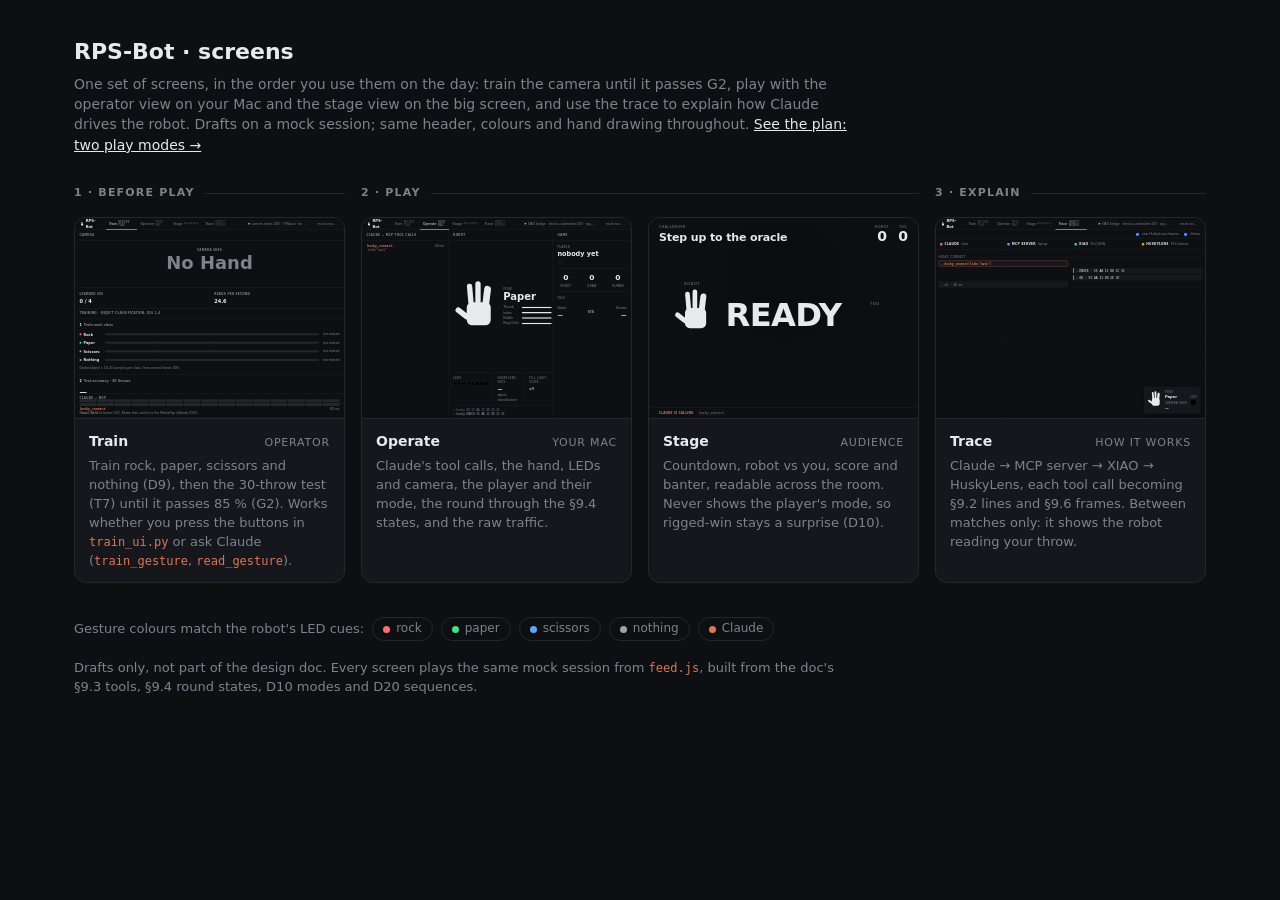
<file: designs/mcp-live-view/index.html>
<!doctype html>
<html lang="en"><head><meta charset="utf-8"><meta name="viewport" content="width=device-width,initial-scale=1">
<title>RPS-Bot · screens</title>
<link rel="stylesheet" href="theme.css">
<style>
main{max-width:1180px;margin:0 auto;padding:36px 24px 60px}
h1{font-size:22px;margin:0 0 6px}.lede{color:var(--dim);margin:0 0 30px;max-width:780px}
.flow{display:grid;grid-template-columns:repeat(4,1fr);gap:16px}
.phase{grid-column:span var(--span);display:flex;align-items:center;gap:10px;font-size:11px;letter-spacing:1.2px;text-transform:uppercase;color:var(--dim);font-weight:600}
.phase:after{content:"";flex:1;height:1px;background:var(--line)}
a.card{display:block;color:inherit;text-decoration:none;border:1px solid var(--line);border-radius:12px;overflow:hidden;background:var(--panel);transition:border-color .15s}
a.card:hover{border-color:var(--dim)}
.shot{height:200px;overflow:hidden;position:relative}
.shot iframe{width:400%;height:800px;border:0;transform:scale(.25);transform-origin:0 0;pointer-events:none}
.t{padding:12px 14px;border-top:1px solid var(--line)}.t b{display:flex;justify-content:space-between;align-items:baseline}
.t b small{font-weight:500;color:var(--dim);font-size:11px;letter-spacing:.8px;text-transform:uppercase}
.t p{margin:6px 0 0;color:var(--dim);font-size:13px}
.legend{margin-top:34px;display:flex;flex-wrap:wrap;gap:8px;align-items:center;color:var(--dim);font-size:13px}
.foot{margin-top:18px;color:var(--dim);font-size:13px;max-width:780px}
code{font:12px var(--mono);color:var(--claude)}
@media(max-width:1000px){.flow{grid-template-columns:1fr 1fr}.phase{grid-column:1/-1}}
</style></head><body><main>
<h1>RPS-Bot · screens</h1>
<p class="lede">One set of screens, in the order you use them on the day: train the camera until it passes G2, play with the operator view on your Mac and the stage view on the big screen, and use the trace to explain how Claude drives the robot. Drafts on a mock session; same header, colours and hand drawing throughout. <a href="plan.html" style="color:var(--text)">See the plan: two play modes →</a></p>
<div class="flow">
  <div class="phase" style="--span:1">1 · Before play</div>
  <div class="phase" style="--span:2">2 · Play</div>
  <div class="phase" style="--span:1">3 · Explain</div>
  <a class="card" href="train.html"><div class="shot"><iframe src="train.html" loading="lazy"></iframe></div>
    <div class="t"><b>Train <small>operator</small></b><p>Train rock, paper, scissors and nothing (D9), then the 30-throw test (T7) until it passes 85 % (G2). Works whether you press the buttons in <code>train_ui.py</code> or ask Claude (<code>train_gesture</code>, <code>read_gesture</code>).</p></div></a>
  <a class="card" href="operate.html"><div class="shot"><iframe src="operate.html" loading="lazy"></iframe></div>
    <div class="t"><b>Operate <small>your Mac</small></b><p>Claude's tool calls, the hand, LEDs and camera, the player and their mode, the round through the §9.4 states, and the raw traffic.</p></div></a>
  <a class="card" href="stage.html"><div class="shot"><iframe src="stage.html" loading="lazy"></iframe></div>
    <div class="t"><b>Stage <small>audience</small></b><p>Countdown, robot vs you, score and banter, readable across the room. Never shows the player's mode, so rigged-win stays a surprise (D10).</p></div></a>
  <a class="card" href="trace.html"><div class="shot"><iframe src="trace.html" loading="lazy"></iframe></div>
    <div class="t"><b>Trace <small>how it works</small></b><p>Claude → MCP server → XIAO → HuskyLens, each tool call becoming §9.2 lines and §9.6 frames. Between matches only: it shows the robot reading your throw.</p></div></a>
</div>
<div class="legend">Gesture colours match the robot's LED cues:
  <span class="chip" style="--c:var(--rock)"><i></i>rock</span><span class="chip" style="--c:var(--paper)"><i></i>paper</span>
  <span class="chip" style="--c:var(--scissors)"><i></i>scissors</span><span class="chip" style="--c:var(--nothing)"><i></i>nothing</span>
  <span class="chip" style="--c:var(--claude)"><i></i>Claude</span></div>
<p class="foot">Drafts only, not part of the design doc. Every screen plays the same mock session from <code>feed.js</code>, built from the doc's §9.3 tools, §9.4 round states, D10 modes and D20 sequences.</p>
</main></body></html>
</file>
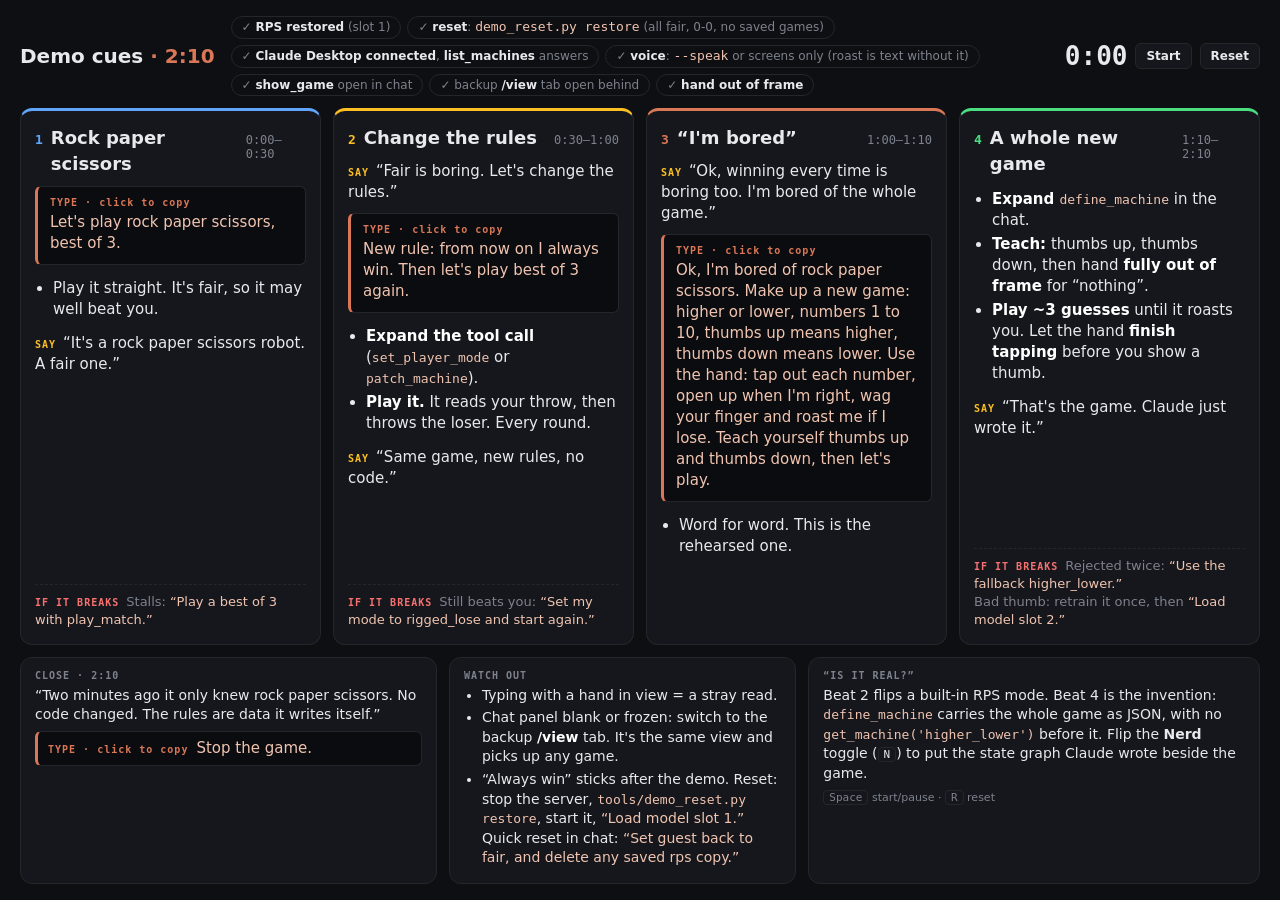
<file: designs/demo-cues.html>
<!doctype html>
<html lang="en">
<head>
<meta charset="utf-8">
<title>RPS-Bot · demo cues</title>
<meta name="viewport" content="width=device-width,initial-scale=1">
<style>
  :root{
    --bg:#0e0f12;--panel:#15171c;--line:#24262c;--text:#e8e9ec;--dim:#7d828d;
    --good:#4ade80;--bad:#f87171;--warn:#fbbf24;--claude:#d97757;--blue:#60a5fa;
    --mono:ui-monospace,SFMono-Regular,Menlo,monospace;
  }
  *{box-sizing:border-box}
  html,body{height:100%;margin:0}
  body{background:var(--bg);color:var(--text);font:15px/1.4 ui-sans-serif,system-ui,-apple-system,sans-serif;
       display:flex;flex-direction:column;padding:16px 20px;gap:12px;min-height:100vh}

  header{display:flex;align-items:center;gap:16px;flex:none}
  h1{font-size:20px;margin:0;font-weight:700}
  h1 span{color:var(--claude)}
  .pre{display:flex;gap:6px;flex-wrap:wrap;flex:1}
  .chip{font-size:12px;color:var(--dim);border:1px solid var(--line);border-radius:99px;padding:2px 10px;white-space:nowrap}
  .chip b{color:var(--text);font-weight:600}
  .clock{display:flex;align-items:center;gap:8px}
  #t{font:700 26px var(--mono);min-width:86px;text-align:right}
  #t.over{color:var(--bad)}
  button{font:600 12px ui-sans-serif,system-ui;color:var(--text);background:var(--panel);border:1px solid var(--line);
         border-radius:6px;padding:5px 10px;cursor:pointer}
  button:hover{border-color:var(--dim)}

  main{display:grid;grid-template-columns:repeat(4,1fr);gap:12px;flex:1;min-height:0}
  .beat{background:var(--panel);border:1px solid var(--line);border-radius:12px;padding:14px;display:flex;
        flex-direction:column;gap:10px;border-top:3px solid var(--c)}
  .beat.now{box-shadow:0 0 0 2px var(--c)}
  .hd{display:flex;align-items:baseline;gap:8px}
  .n{font:700 13px var(--mono);color:var(--c)}
  .hd h2{margin:0;font-size:18px}
  .time{margin-left:auto;font:12px var(--mono);color:var(--dim)}
  .say{font-size:15px}
  .say::before{content:"SAY  ";font:700 10px var(--mono);letter-spacing:1px;color:var(--warn)}
  .prompt{position:relative;background:#0b0c0f;border:1px solid var(--line);border-left:3px solid var(--claude);
          border-radius:6px;padding:10px 12px;color:#f0c4b0;font-size:15px;cursor:pointer;transition:border-color .15s}
  .prompt::before{content:"TYPE · click to copy";display:block;font:700 10px var(--mono);letter-spacing:1px;
                  color:var(--claude);margin-bottom:4px;font-style:normal}
  .prompt.copied{border-color:var(--good)}
  .prompt.copied::before{content:"COPIED ✓";color:var(--good)}
  ul{margin:0;padding-left:18px}
  li{margin:3px 0}
  li b{color:#fff}
  code{font:13px var(--mono);color:#f0c4b0}
  .warn{color:var(--warn);font-weight:600}
  .fb{margin-top:auto;border-top:1px dashed var(--line);padding-top:8px;font-size:13px;color:var(--dim)}
  .fb::before{content:"IF IT BREAKS  ";font:700 10px var(--mono);letter-spacing:1px;color:var(--bad)}
  .fb q,footer q{color:#f0c4b0;quotes:"“" "”"}

  footer{display:grid;grid-template-columns:1.2fr 1fr 1.3fr;gap:12px;flex:none}
  footer .box{background:var(--panel);border:1px solid var(--line);border-radius:12px;padding:12px 14px;font-size:14px}
  footer .lbl{font:700 10px var(--mono);letter-spacing:1px;color:var(--dim);margin-bottom:5px}
  footer .prompt{padding:6px 10px;margin-top:6px}
  footer .prompt::before{display:inline;margin-right:8px}
  .keys{font-size:11px;color:var(--dim)}
  kbd{font:11px var(--mono);border:1px solid var(--line);border-radius:4px;padding:0 5px}
</style>
</head>
<body>

<header>
  <h1>Demo cues <span>· 2:10</span></h1>
  <div class="pre">
    <span class="chip">✓ <b>RPS restored</b> (slot 1)</span>
    <span class="chip">✓ <b>reset</b>: <code>demo_reset.py restore</code> (all fair, 0-0, no saved games)</span>
    <span class="chip">✓ <b>Claude Desktop connected</b>, <b>list_machines</b> answers</span>
    <span class="chip">✓ <b>voice</b>: <code>--speak</code> or screens only (roast is text without it)</span>
    <span class="chip">✓ <b>show_game</b> open in chat</span>
    <span class="chip">✓ backup <b>/view</b> tab open behind</span>
    <span class="chip">✓ <b>hand out of frame</b></span>
  </div>
  <div class="clock">
    <span id="t">0:00</span>
    <button id="go">Start</button>
    <button id="rs">Reset</button>
  </div>
</header>

<main>
  <section class="beat" style="--c:var(--blue)" data-from="0">
    <div class="hd"><span class="n">1</span><h2>Rock paper scissors</h2><span class="time">0:00–0:30</span></div>
    <div class="prompt">Let's play rock paper scissors, best of 3.</div>
    <ul><li>Play it straight. It's fair, so it may well beat you.</li></ul>
    <div class="say">“It's a rock paper scissors robot. A fair one.”</div>
    <div class="fb">Stalls: <q>Play a best of 3 with play_match.</q></div>
  </section>

  <section class="beat" style="--c:var(--warn)" data-from="30">
    <div class="hd"><span class="n">2</span><h2>Change the rules</h2><span class="time">0:30–1:00</span></div>
    <div class="say">“Fair is boring. Let's change the rules.”</div>
    <div class="prompt">New rule: from now on I always win. Then let's play best of 3 again.</div>
    <ul>
      <li><b>Expand the tool call</b> (<code>set_player_mode</code> or <code>patch_machine</code>).</li>
      <li><b>Play it.</b> It reads your throw, then throws the loser. Every round.</li>
    </ul>
    <div class="say">“Same game, new rules, no code.”</div>
    <div class="fb">Still beats you: <q>Set my mode to rigged_lose and start again.</q></div>
  </section>

  <section class="beat" style="--c:var(--claude)" data-from="60">
    <div class="hd"><span class="n">3</span><h2>“I'm bored”</h2><span class="time">1:00–1:10</span></div>
    <div class="say">“Ok, winning every time is boring too. I'm bored of the whole game.”</div>
    <div class="prompt">Ok, I'm bored of rock paper scissors. Make up a new game: higher or lower, numbers 1 to 10, thumbs up means higher, thumbs down means lower. Use the hand: tap out each number, open up when I'm right, wag your finger and roast me if I lose. Teach yourself thumbs up and thumbs down, then let's play.</div>
    <ul><li>Word for word. This is the rehearsed one.</li></ul>
  </section>

  <section class="beat" style="--c:var(--good)" data-from="70">
    <div class="hd"><span class="n">4</span><h2>A whole new game</h2><span class="time">1:10–2:10</span></div>
    <ul>
      <li><b>Expand <code>define_machine</code></b> in the chat.</li>
      <li><b>Teach:</b> thumbs up, thumbs down, then hand <b>fully out of frame</b> for “nothing”.</li>
      <li><b>Play ~3 guesses</b> until it roasts you. Let the hand <b>finish tapping</b> before you show a thumb.</li>
    </ul>
    <div class="say">“That's the game. Claude just wrote it.”</div>
    <div class="fb">Rejected twice: <q>Use the fallback higher_lower.</q><br>Bad thumb: retrain it once, then <q>Load model slot 2.</q></div>
  </section>
</main>

<footer>
  <div class="box">
    <div class="lbl">CLOSE · 2:10</div>
    “Two minutes ago it only knew rock paper scissors. No code changed. The rules are data it writes itself.”
    <div class="prompt">Stop the game.</div>
  </div>
  <div class="box">
    <div class="lbl">WATCH OUT</div>
    <ul>
      <li>Typing with a hand in view = a stray read.</li>
      <li>Chat panel blank or frozen: switch to the backup <b>/view</b> tab. It's the same view and picks up any game.</li>
      <li>“Always win” sticks after the demo. Reset: stop the server, <code>tools/demo_reset.py restore</code>, start it, <q>Load model slot 1.</q> Quick reset in chat: <q>Set guest back to fair, and delete any saved rps copy.</q></li>
    </ul>
  </div>
  <div class="box">
    <div class="lbl">“IS IT REAL?”</div>
    Beat 2 flips a built-in RPS mode. Beat 4 is the invention: <code>define_machine</code> carries the whole game as JSON,
    with no <code>get_machine('higher_lower')</code> before it. Flip the <b>Nerd</b> toggle (<kbd>N</kbd>) to put the state graph Claude wrote beside the game.
    <div class="keys" style="margin-top:6px"><kbd>Space</kbd> start/pause · <kbd>R</kbd> reset</div>
  </div>
</footer>

<script>
  // Click a prompt to copy it.
  document.querySelectorAll('.prompt').forEach(p => p.addEventListener('click', async () => {
    await navigator.clipboard.writeText(p.textContent.trim());
    p.classList.add('copied'); setTimeout(() => p.classList.remove('copied'), 1200);
  }));

  // Stopwatch: highlights the beat you should be on; red past 2:10.
  const t = document.getElementById('t'), go = document.getElementById('go');
  const beats = [...document.querySelectorAll('.beat')];
  let start = null, acc = 0, tick = null;
  const secs = () => Math.floor((acc + (start ? Date.now() - start : 0)) / 1000);
  function draw() {
    const s = secs();
    t.textContent = Math.floor(s / 60) + ':' + String(s % 60).padStart(2, '0');
    t.classList.toggle('over', s > 130);
    let cur = 0; beats.forEach((b, i) => { if (s >= +b.dataset.from) cur = i; });
    beats.forEach((b, i) => b.classList.toggle('now', (start || acc) && i === cur));
  }
  function toggle() {
    if (start) { acc += Date.now() - start; start = null; clearInterval(tick); go.textContent = 'Start'; }
    else { start = Date.now(); tick = setInterval(draw, 250); go.textContent = 'Pause'; }
    draw();
  }
  function reset() { start = null; acc = 0; clearInterval(tick); go.textContent = 'Start'; draw(); }
  go.onclick = toggle; document.getElementById('rs').onclick = reset;
  document.addEventListener('keydown', e => {
    if (e.code === 'Space') { e.preventDefault(); toggle(); }
    if (e.key === 'r' || e.key === 'R') reset();
  });
</script>
</body>
</html>
</file>
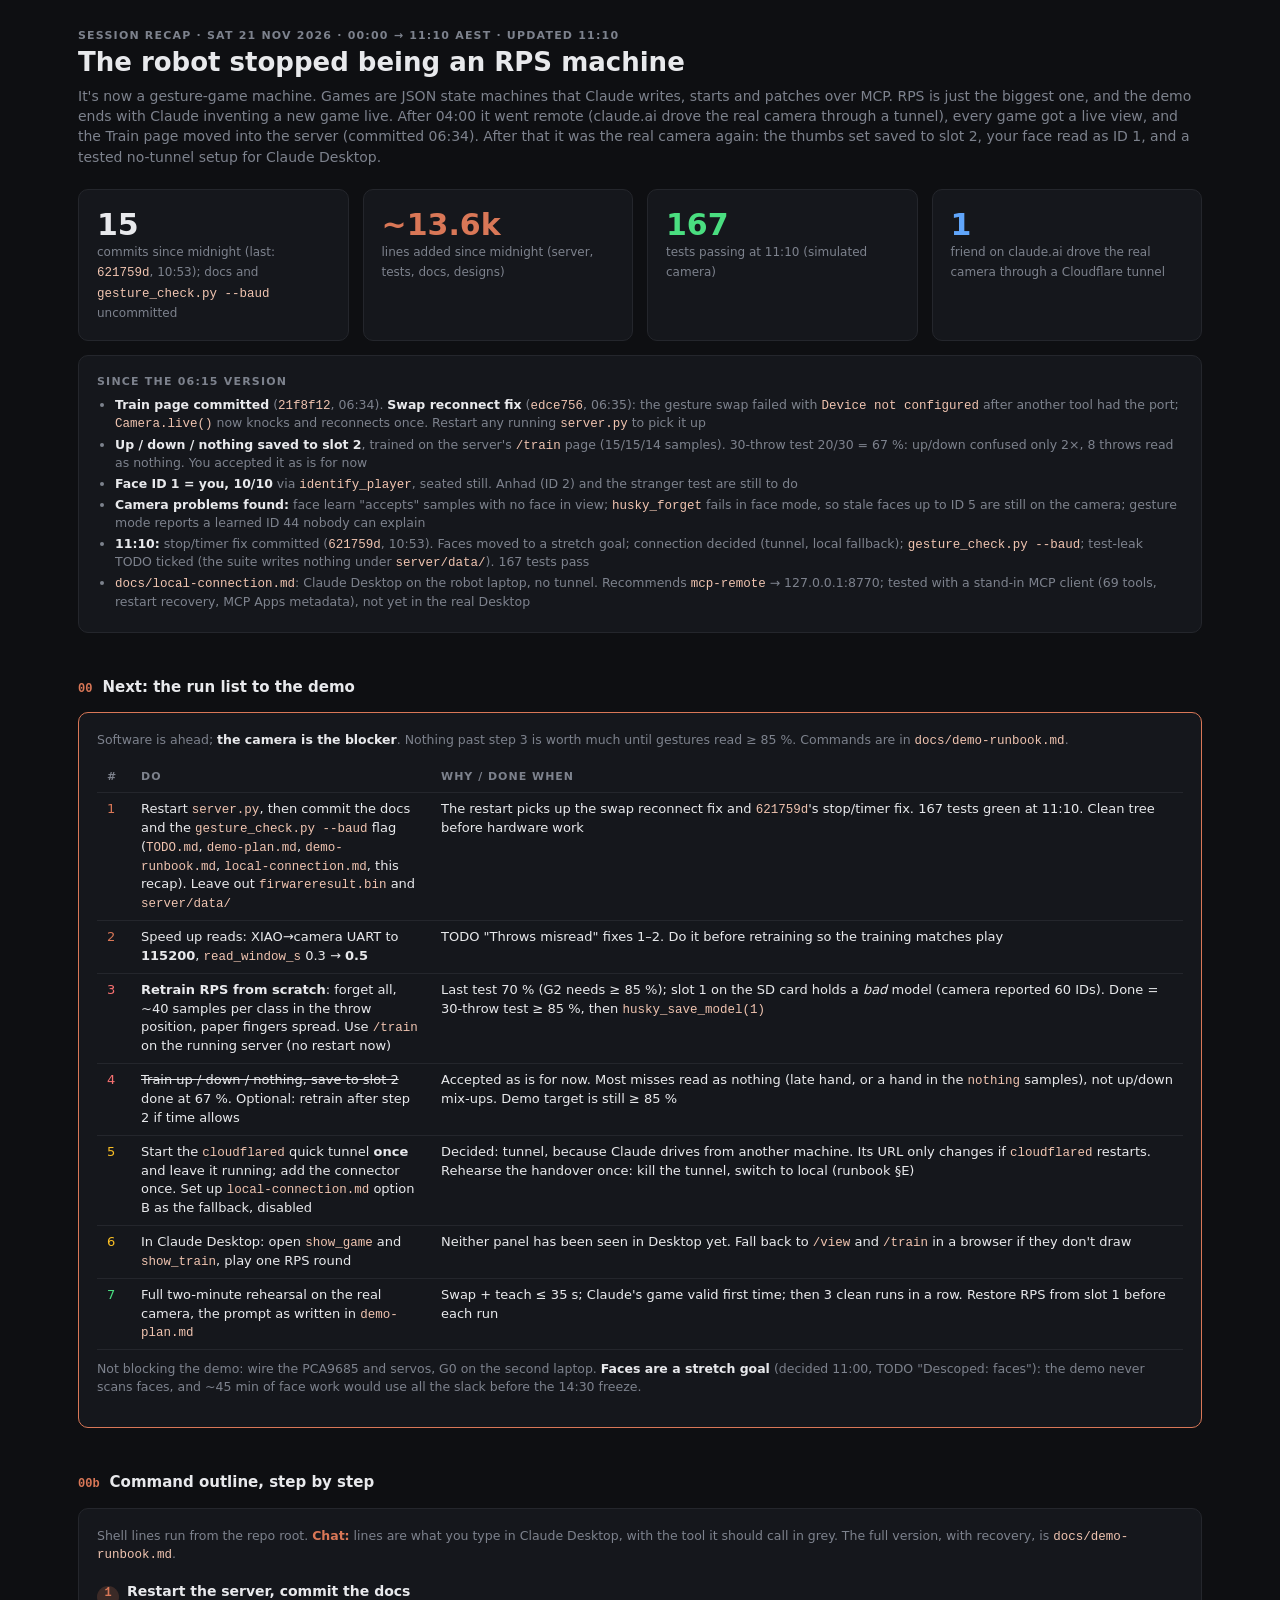
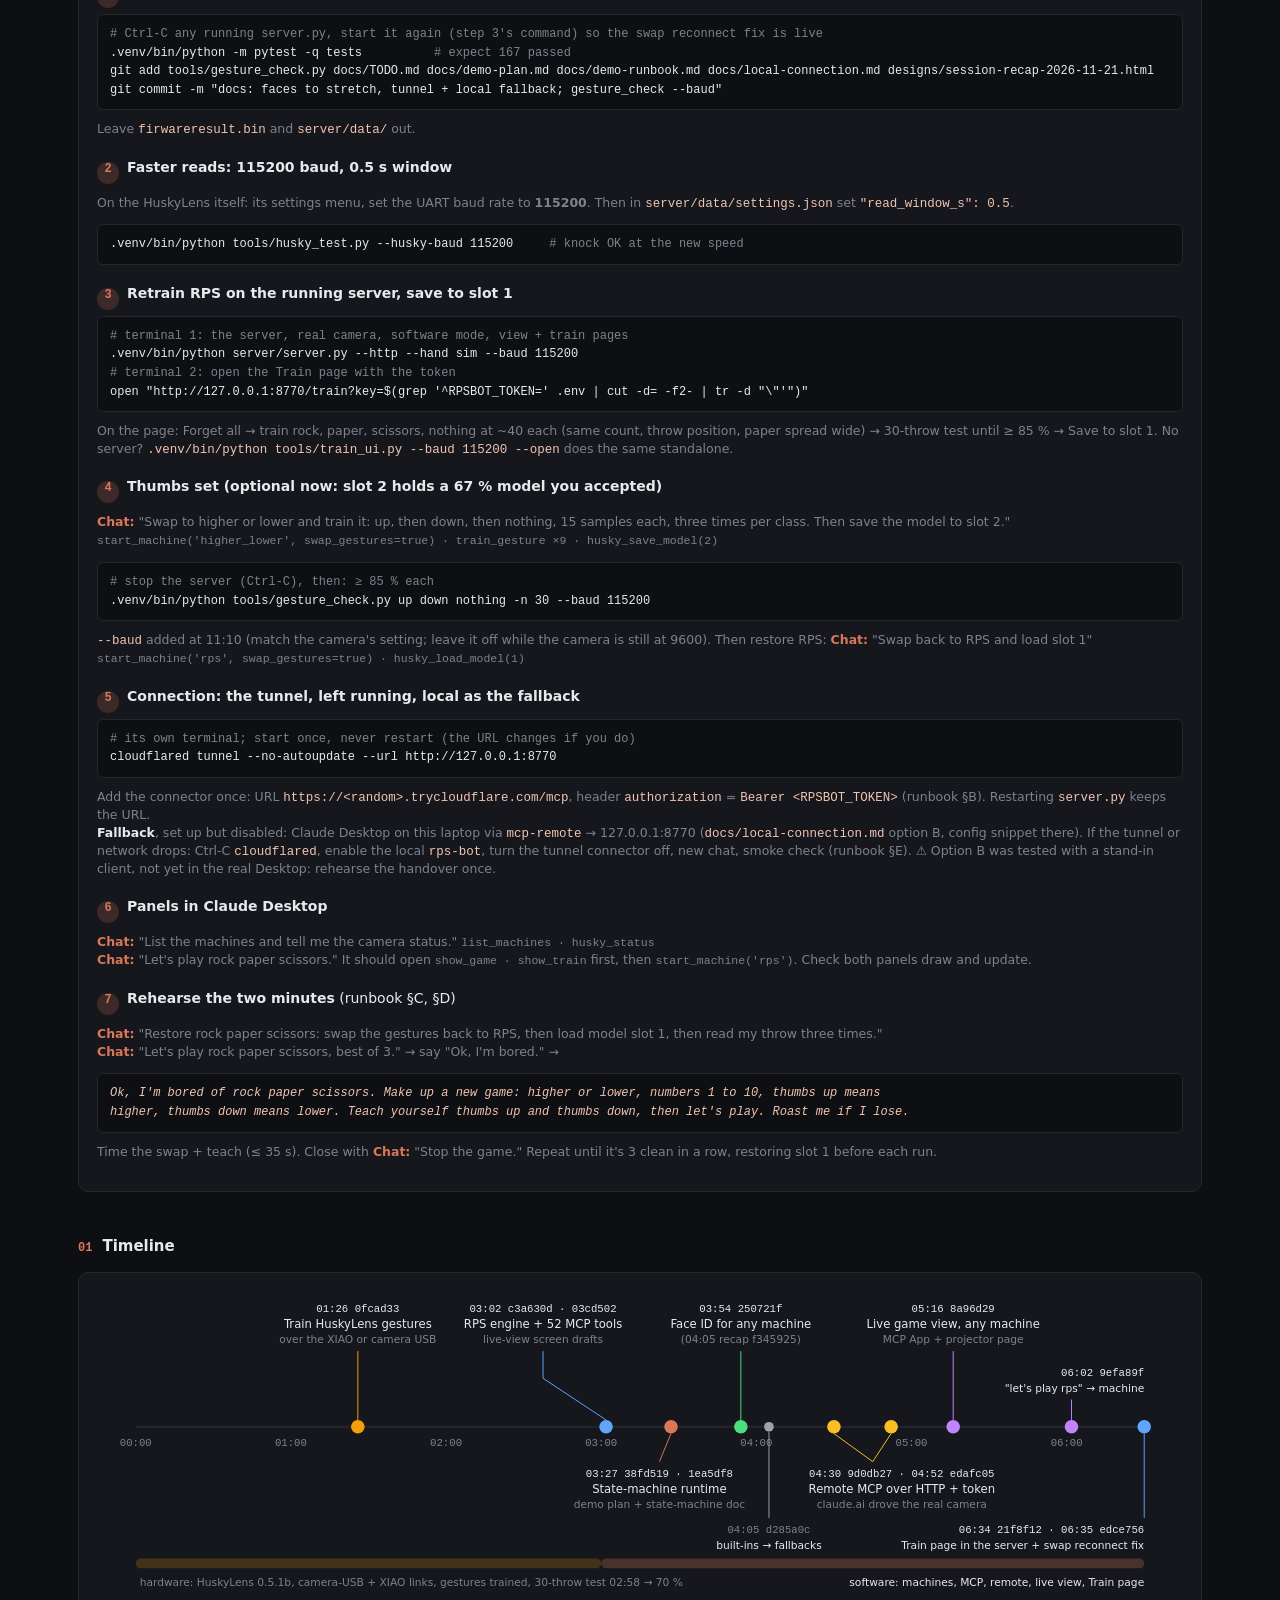
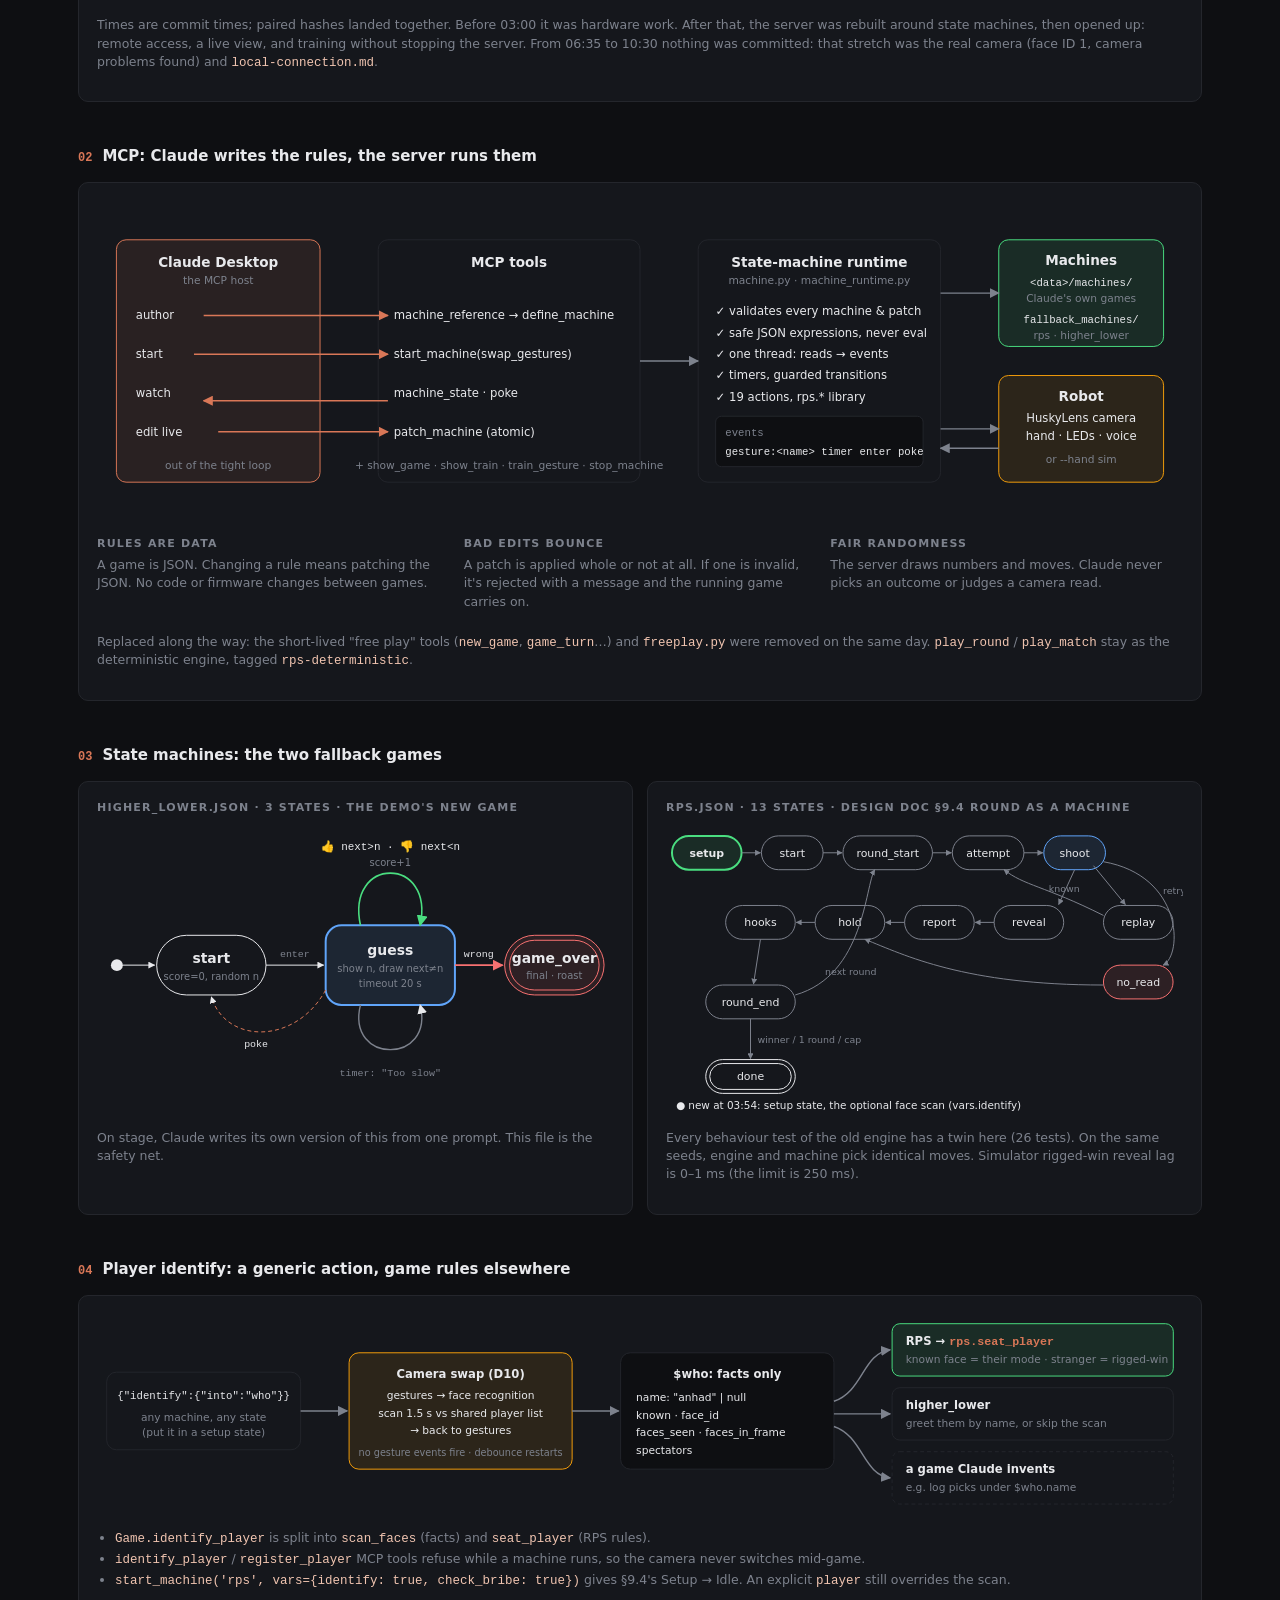
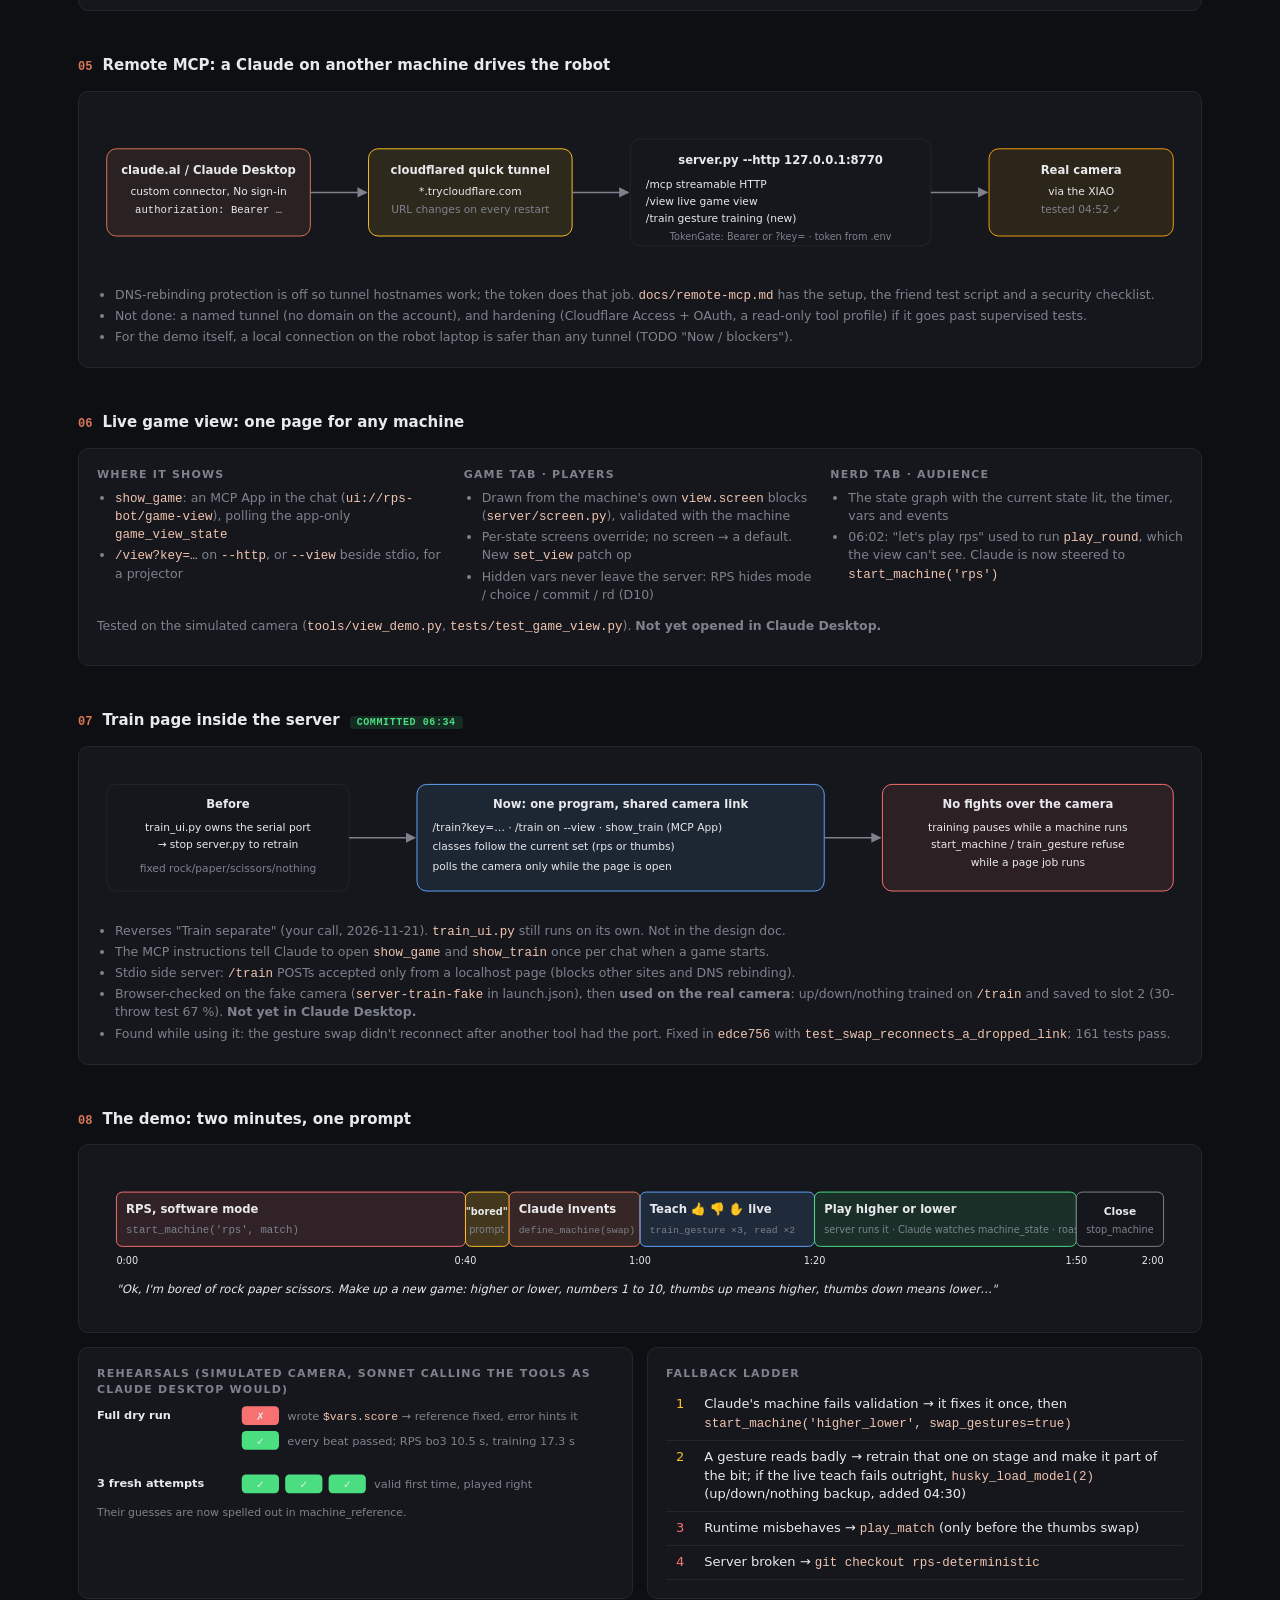
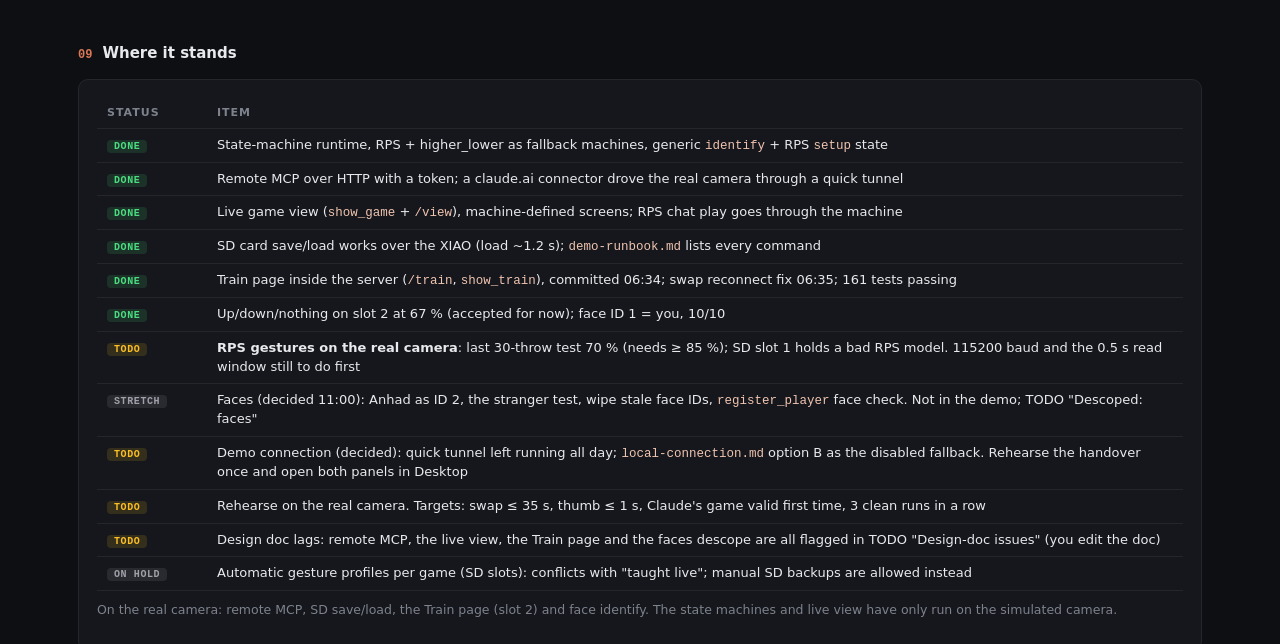
<file: designs/session-recap-2026-11-21.html>
<!doctype html>
<html lang="en">
<head>
<meta charset="utf-8">
<title>RPS-Bot · session recap, 2026-11-21 00:00–10:30</title>
<link rel="stylesheet" href="mcp-live-view/theme.css">
<style>
  body{max-width:1180px;margin:0 auto;padding:28px 28px 80px}
  h1{font-size:26px;margin:0 0 4px}
  h2{font-size:15px;margin:44px 0 14px;display:flex;align-items:baseline;gap:10px}
  h2 .n{font:600 12px var(--mono);color:var(--claude)}
  .sub{color:var(--dim);margin:0 0 22px}
  .card{background:var(--panel);border:1px solid var(--line);border-radius:10px;padding:18px}
  .grid{display:grid;gap:14px}
  .g4{grid-template-columns:repeat(4,1fr)}.g2{grid-template-columns:1fr 1fr}.g3{grid-template-columns:repeat(3,1fr)}
  .stat b{display:block;font-size:30px;font-weight:700;line-height:1.1}
  .stat span{color:var(--dim);font-size:12px}
  svg text{font-family:ui-sans-serif,system-ui,sans-serif;fill:var(--text)}
  svg .m{font-family:var(--mono)}
  svg .dim{fill:var(--dim)}
  .note{color:var(--dim);font-size:12.5px;margin-top:10px}
  ul.tight{margin:6px 0 0;padding-left:18px}ul.tight li{margin:3px 0}
  code{font:12.5px var(--mono);color:#f0c4b0}
  .tag{display:inline-block;font:600 10px var(--mono);letter-spacing:.6px;padding:1px 7px;border-radius:4px;text-transform:uppercase}
  .t-done{background:#4ade8022;color:var(--good)}.t-todo{background:#fbbf2422;color:var(--warn)}.t-hold{background:#a1a1aa22;color:var(--nothing)}
  table{width:100%;border-collapse:collapse;font-size:13px}
  td,th{padding:7px 10px;border-bottom:1px solid var(--line);text-align:left;vertical-align:top}
  th{color:var(--dim);font-weight:600;font-size:11px;letter-spacing:1px;text-transform:uppercase}
  pre{font:12px/1.55 var(--mono);background:#0e0f12;border:1px solid var(--line);border-radius:6px;padding:10px 12px;margin:6px 0 8px;overflow-x:auto;color:#e8e9ec;white-space:pre}
  pre .c{color:var(--dim)}
  pre.prompt{white-space:pre-wrap;color:#f0c4b0;font-style:italic}
  .step{margin:18px 0 4px;font-size:14px}.step .sn{display:inline-block;width:22px;height:22px;line-height:22px;text-align:center;border-radius:50%;background:#d9775733;color:var(--claude);font:600 12px var(--mono);margin-right:8px}
  .chat{color:var(--claude);font-weight:600}.tool{font:11.5px var(--mono);color:var(--dim)}
</style>
</head>
<body>

<div class="label">Session recap · Sat 21 Nov 2026 · 00:00 → 11:10 AEST · updated 11:10</div>
<h1>The robot stopped being an RPS machine</h1>
<p class="sub">It's now a gesture-game machine. Games are JSON state machines that Claude writes, starts and patches over MCP.
RPS is just the biggest one, and the demo ends with Claude inventing a new game live.
After 04:00 it went remote (claude.ai drove the real camera through a tunnel), every game got a live view, and the Train page moved into the server (committed 06:34).
After that it was the real camera again: the thumbs set saved to slot 2, your face read as ID 1, and a tested no-tunnel setup for Claude Desktop.</p>

<div class="grid g4">
  <div class="card stat"><b>15</b><span>commits since midnight (last: <code>621759d</code>, 10:53); docs and <code>gesture_check.py --baud</code> uncommitted</span></div>
  <div class="card stat"><b style="color:var(--claude)">~13.6k</b><span>lines added since midnight (server, tests, docs, designs)</span></div>
  <div class="card stat"><b style="color:var(--good)">167</b><span>tests passing at 11:10 (simulated camera)</span></div>
  <div class="card stat"><b style="color:var(--scissors)">1</b><span>friend on claude.ai drove the real camera through a Cloudflare tunnel</span></div>
</div>

<div class="card" style="margin-top:14px">
<div class="label">Since the 06:15 version</div>
<ul class="tight note" style="margin-top:6px">
  <li><b style="color:var(--text)">Train page committed</b> (<code>21f8f12</code>, 06:34). <b style="color:var(--text)">Swap reconnect fix</b> (<code>edce756</code>, 06:35): the gesture swap failed with <code>Device not configured</code> after another tool had the port; <code>Camera.live()</code> now knocks and reconnects once. Restart any running <code>server.py</code> to pick it up</li>
  <li><b style="color:var(--text)">Up / down / nothing saved to slot 2</b>, trained on the server's <code>/train</code> page (15/15/14 samples). 30-throw test 20/30 = 67 %: up/down confused only 2×, 8 throws read as nothing. You accepted it as is for now</li>
  <li><b style="color:var(--text)">Face ID 1 = you, 10/10</b> via <code>identify_player</code>, seated still. Anhad (ID 2) and the stranger test are still to do</li>
  <li><b style="color:var(--text)">Camera problems found:</b> face learn "accepts" samples with no face in view; <code>husky_forget</code> fails in face mode, so stale faces up to ID 5 are still on the camera; gesture mode reports a learned ID 44 nobody can explain</li>
  <li><b style="color:var(--text)">11:10:</b> stop/timer fix committed (<code>621759d</code>, 10:53). Faces moved to a stretch goal; connection decided (tunnel, local fallback); <code>gesture_check.py --baud</code>; test-leak TODO ticked (the suite writes nothing under <code>server/data/</code>). 167 tests pass</li>
  <li><b style="color:var(--text)"><code>docs/local-connection.md</code></b>: Claude Desktop on the robot laptop, no tunnel. Recommends <code>mcp-remote</code> → 127.0.0.1:8770; tested with a stand-in MCP client (69 tools, restart recovery, MCP Apps metadata), not yet in the real Desktop</li>
</ul>
</div>

<!-- ============================================================ WAKE UP -->
<h2><span class="n">00</span>Next: the run list to the demo</h2>
<div class="card" style="border-color:var(--claude)">
<p class="note" style="margin-top:0">Software is ahead; <b style="color:var(--text)">the camera is the blocker</b>. Nothing past step 3 is worth much until gestures read ≥ 85 %.
Commands are in <code>docs/demo-runbook.md</code>.</p>
<table>
  <tr><th style="width:34px">#</th><th style="width:300px">Do</th><th>Why / done when</th></tr>
  <tr><td class="m" style="color:var(--claude)">1</td><td>Restart <code>server.py</code>, then commit the docs and the <code>gesture_check.py --baud</code> flag (<code>TODO.md</code>, <code>demo-plan.md</code>, <code>demo-runbook.md</code>, <code>local-connection.md</code>, this recap). Leave out <code>firwareresult.bin</code> and <code>server/data/</code></td><td>The restart picks up the swap reconnect fix and <code>621759d</code>'s stop/timer fix. 167 tests green at 11:10. Clean tree before hardware work</td></tr>
  <tr><td class="m" style="color:var(--claude)">2</td><td>Speed up reads: XIAO→camera UART to <b>115200</b>, <code>read_window_s</code> 0.3 → <b>0.5</b></td><td>TODO "Throws misread" fixes 1–2. Do it before retraining so the training matches play</td></tr>
  <tr><td class="m" style="color:var(--bad)">3</td><td><b>Retrain RPS from scratch</b>: forget all, ~40 samples per class in the throw position, paper fingers spread. Use <code>/train</code> on the running server (no restart now)</td><td>Last test 70 % (G2 needs ≥ 85 %); slot 1 on the SD card holds a <i>bad</i> model (camera reported 60 IDs). Done = 30-throw test ≥ 85 %, then <code>husky_save_model(1)</code></td></tr>
  <tr><td class="m" style="color:var(--bad)">4</td><td><s>Train up / down / nothing, save to slot 2</s> done at 67 %. Optional: retrain after step 2 if time allows</td><td>Accepted as is for now. Most misses read as nothing (late hand, or a hand in the <code>nothing</code> samples), not up/down mix-ups. Demo target is still ≥ 85 %</td></tr>
  <tr><td class="m" style="color:var(--warn)">5</td><td>Start the <code>cloudflared</code> quick tunnel <b>once</b> and leave it running; add the connector once. Set up <code>local-connection.md</code> option B as the fallback, disabled</td><td>Decided: tunnel, because Claude drives from another machine. Its URL only changes if <code>cloudflared</code> restarts. Rehearse the handover once: kill the tunnel, switch to local (runbook §E)</td></tr>
  <tr><td class="m" style="color:var(--warn)">6</td><td>In Claude Desktop: open <code>show_game</code> and <code>show_train</code>, play one RPS round</td><td>Neither panel has been seen in Desktop yet. Fall back to <code>/view</code> and <code>/train</code> in a browser if they don't draw</td></tr>
  <tr><td class="m" style="color:var(--good)">7</td><td>Full two-minute rehearsal on the real camera, the prompt as written in <code>demo-plan.md</code></td><td>Swap + teach ≤ 35 s; Claude's game valid first time; then 3 clean runs in a row. Restore RPS from slot 1 before each run</td></tr>
</table>
<p class="note">Not blocking the demo: wire the PCA9685 and servos, G0 on the second laptop. <b style="color:var(--text)">Faces are a stretch goal</b> (decided 11:00, TODO "Descoped: faces"): the demo never scans faces, and ~45 min of face work would use all the slack before the 14:30 freeze.</p>
</div>

<!-- ============================================================ COMMANDS -->
<h2><span class="n">00b</span>Command outline, step by step</h2>
<div class="card">
<p class="note" style="margin-top:0">Shell lines run from the repo root. <span class="chat">Chat:</span> lines are what you type in Claude Desktop, with the tool it should call in grey.
The full version, with recovery, is <code>docs/demo-runbook.md</code>.</p>

<div class="step"><span class="sn">1</span><b>Restart the server, commit the docs</b></div>
<pre><span class="c"># Ctrl-C any running server.py, start it again (step 3's command) so the swap reconnect fix is live</span>
.venv/bin/python -m pytest -q tests          <span class="c"># expect 167 passed</span>
git add tools/gesture_check.py docs/TODO.md docs/demo-plan.md docs/demo-runbook.md docs/local-connection.md designs/session-recap-2026-11-21.html
git commit -m "docs: faces to stretch, tunnel + local fallback; gesture_check --baud"</pre>
<p class="note">Leave <code>firwareresult.bin</code> and <code>server/data/</code> out.</p>

<div class="step"><span class="sn">2</span><b>Faster reads: 115200 baud, 0.5 s window</b></div>
<p class="note">On the HuskyLens itself: its settings menu, set the UART baud rate to <b>115200</b>. Then in <code>server/data/settings.json</code> set <code>"read_window_s": 0.5</code>.</p>
<pre>.venv/bin/python tools/husky_test.py --husky-baud 115200     <span class="c"># knock OK at the new speed</span></pre>

<div class="step"><span class="sn">3</span><b>Retrain RPS on the running server, save to slot 1</b></div>
<pre><span class="c"># terminal 1: the server, real camera, software mode, view + train pages</span>
.venv/bin/python server/server.py --http --hand sim --baud 115200
<span class="c"># terminal 2: open the Train page with the token</span>
open "http://127.0.0.1:8770/train?key=$(grep '^RPSBOT_TOKEN=' .env | cut -d= -f2- | tr -d "\"'")"</pre>
<p class="note">On the page: Forget all → train rock, paper, scissors, nothing at ~40 each (same count, throw position, paper spread wide) → 30-throw test until ≥ 85 % → Save to slot 1.
No server? <code>.venv/bin/python tools/train_ui.py --baud 115200 --open</code> does the same standalone.</p>

<div class="step"><span class="sn">4</span><b>Thumbs set (optional now: slot 2 holds a 67 % model you accepted)</b></div>
<p class="note"><span class="chat">Chat:</span> "Swap to higher or lower and train it: up, then down, then nothing, 15 samples each, three times per class. Then save the model to slot 2."
<span class="tool">start_machine('higher_lower', swap_gestures=true) · train_gesture ×9 · husky_save_model(2)</span></p>
<pre><span class="c"># stop the server (Ctrl-C), then: ≥ 85 % each</span>
.venv/bin/python tools/gesture_check.py up down nothing -n 30 --baud 115200</pre>
<p class="note"><code>--baud</code> added at 11:10 (match the camera's setting; leave it off while the camera is still at 9600). Then restore RPS:
<span class="chat">Chat:</span> "Swap back to RPS and load slot 1" <span class="tool">start_machine('rps', swap_gestures=true) · husky_load_model(1)</span></p>

<div class="step"><span class="sn">5</span><b>Connection: the tunnel, left running, local as the fallback</b></div>
<pre><span class="c"># its own terminal; start once, never restart (the URL changes if you do)</span>
cloudflared tunnel --no-autoupdate --url http://127.0.0.1:8770</pre>
<p class="note">Add the connector once: URL <code>https://&lt;random&gt;.trycloudflare.com/mcp</code>, header <code>authorization</code> = <code>Bearer &lt;RPSBOT_TOKEN&gt;</code> (runbook §B). Restarting <code>server.py</code> keeps the URL.<br>
<b style="color:var(--text)">Fallback</b>, set up but disabled: Claude Desktop on this laptop via <code>mcp-remote</code> → 127.0.0.1:8770 (<code>docs/local-connection.md</code> option B, config snippet there).
If the tunnel or network drops: Ctrl-C <code>cloudflared</code>, enable the local <code>rps-bot</code>, turn the tunnel connector off, new chat, smoke check (runbook §E).
⚠️ Option B was tested with a stand-in client, not yet in the real Desktop: rehearse the handover once.</p>

<div class="step"><span class="sn">6</span><b>Panels in Claude Desktop</b></div>
<p class="note"><span class="chat">Chat:</span> "List the machines and tell me the camera status." <span class="tool">list_machines · husky_status</span><br>
<span class="chat">Chat:</span> "Let's play rock paper scissors." It should open <span class="tool">show_game · show_train</span> first, then <span class="tool">start_machine('rps')</span>. Check both panels draw and update.</p>

<div class="step"><span class="sn">7</span><b>Rehearse the two minutes</b> (runbook §C, §D)</div>
<p class="note"><span class="chat">Chat:</span> "Restore rock paper scissors: swap the gestures back to RPS, then load model slot 1, then read my throw three times."<br>
<span class="chat">Chat:</span> "Let's play rock paper scissors, best of 3." → say "Ok, I'm bored." →</p>
<pre class="prompt">Ok, I'm bored of rock paper scissors. Make up a new game: higher or lower, numbers 1 to 10, thumbs up means
higher, thumbs down means lower. Teach yourself thumbs up and thumbs down, then let's play. Roast me if I lose.</pre>
<p class="note">Time the swap + teach (≤ 35 s). Close with <span class="chat">Chat:</span> "Stop the game." Repeat until it's 3 clean in a row, restoring slot 1 before each run.</p>
</div>

<!-- ============================================================ TIMELINE -->
<h2><span class="n">01</span>Timeline</h2>
<div class="card">
<svg viewBox="0 0 1120 320" width="100%">
  <!-- axis 00:00..06:30 → x 40..1080 (160px/h) -->
  <line x1="40" y1="140" x2="1080" y2="140" stroke="#24262c" stroke-width="2"/>
  <g font-size="11">
    <text x="40" y="160" text-anchor="middle" class="m dim">00:00</text>
    <text x="200" y="160" text-anchor="middle" class="m dim">01:00</text>
    <text x="360" y="160" text-anchor="middle" class="m dim">02:00</text>
    <text x="520" y="160" text-anchor="middle" class="m dim">03:00</text>
    <text x="680" y="160" text-anchor="middle" class="m dim">04:00</text>
    <text x="840" y="160" text-anchor="middle" class="m dim">05:00</text>
    <text x="1000" y="160" text-anchor="middle" class="m dim">06:00</text>
  </g>
  <!-- bands -->
  <rect x="40" y="276" width="480" height="10" rx="5" fill="#f59e0b33"/>
  <text x="44" y="304" font-size="11" class="dim">hardware: HuskyLens 0.5.1b, camera-USB + XIAO links, gestures trained, 30-throw test 02:58 → 70 %</text>
  <rect x="520" y="276" width="560" height="10" rx="5" fill="#d9775744"/>
  <text x="1080" y="304" text-anchor="end" font-size="11" fill="#d97757">software: machines, MCP, remote, live view, Train page</text>

  <g font-size="12">
    <!-- above -->
    <circle cx="269" cy="140" r="7" fill="#f59e0b"/>
    <line x1="269" y1="133" x2="269" y2="62" stroke="#f59e0b"/>
    <text x="269" y="22" text-anchor="middle" class="m" fill="#f59e0b" font-size="11">01:26 0fcad33</text>
    <text x="269" y="38" text-anchor="middle">Train HuskyLens gestures</text>
    <text x="269" y="54" text-anchor="middle" class="dim" font-size="11">over the XIAO or camera USB</text>

    <circle cx="525" cy="140" r="7" fill="#60a5fa"/>
    <path d="M460 62 L460 90 L525 133" fill="none" stroke="#60a5fa"/>
    <text x="460" y="22" text-anchor="middle" class="m" fill="#60a5fa" font-size="11">03:02 c3a630d · 03cd502</text>
    <text x="460" y="38" text-anchor="middle">RPS engine + 52 MCP tools</text>
    <text x="460" y="54" text-anchor="middle" class="dim" font-size="11">live-view screen drafts</text>

    <circle cx="664" cy="140" r="7" fill="#4ade80"/>
    <line x1="664" y1="133" x2="664" y2="62" stroke="#4ade80"/>
    <text x="664" y="22" text-anchor="middle" class="m" fill="#4ade80" font-size="11">03:54 250721f</text>
    <text x="664" y="38" text-anchor="middle">Face ID for any machine</text>
    <text x="664" y="54" text-anchor="middle" class="dim" font-size="11">(04:05 recap f345925)</text>

    <circle cx="883" cy="140" r="7" fill="#c084fc"/>
    <line x1="883" y1="133" x2="883" y2="62" stroke="#c084fc"/>
    <text x="883" y="22" text-anchor="middle" class="m" fill="#c084fc" font-size="11">05:16 8a96d29</text>
    <text x="883" y="38" text-anchor="middle">Live game view, any machine</text>
    <text x="883" y="54" text-anchor="middle" class="dim" font-size="11">MCP App + projector page</text>

    <circle cx="1005" cy="140" r="7" fill="#c084fc"/>
    <line x1="1005" y1="133" x2="1005" y2="112" stroke="#c084fc"/>
    <text x="1080" y="88" text-anchor="end" class="m" fill="#c084fc" font-size="11">06:02 9efa89f</text>
    <text x="1080" y="104" text-anchor="end" font-size="11">"let's play rps" → machine</text>

    <!-- below -->
    <circle cx="592" cy="140" r="7" fill="#d97757"/>
    <line x1="592" y1="147" x2="580" y2="176" stroke="#d97757"/>
    <text x="580" y="192" text-anchor="middle" class="m" fill="#d97757" font-size="11">03:27 38fd519 · 1ea5df8</text>
    <text x="580" y="208" text-anchor="middle">State-machine runtime</text>
    <text x="580" y="224" text-anchor="middle" class="dim" font-size="11">demo plan + state-machine doc</text>

    <circle cx="693" cy="140" r="5" fill="#a1a1aa"/>
    <line x1="693" y1="145" x2="693" y2="234" stroke="#a1a1aa"/>
    <text x="693" y="250" text-anchor="middle" class="m dim" font-size="11">04:05 d285a0c</text>
    <text x="693" y="266" text-anchor="middle" font-size="11">built-ins → fallbacks</text>

    <circle cx="760" cy="140" r="7" fill="#fbbf24"/>
    <circle cx="819" cy="140" r="7" fill="#fbbf24"/>
    <path d="M760 147 L800 176 M819 147 L800 176" fill="none" stroke="#fbbf24"/>
    <text x="830" y="192" text-anchor="middle" class="m" fill="#fbbf24" font-size="11">04:30 9d0db27 · 04:52 edafc05</text>
    <text x="830" y="208" text-anchor="middle">Remote MCP over HTTP + token</text>
    <text x="830" y="224" text-anchor="middle" class="dim" font-size="11">claude.ai drove the real camera</text>

    <circle cx="1080" cy="140" r="7" fill="#60a5fa"/>
    <line x1="1080" y1="147" x2="1080" y2="234" stroke="#60a5fa"/>
    <text x="1080" y="250" text-anchor="end" class="m" fill="#60a5fa" font-size="11">06:34 21f8f12 · 06:35 edce756</text>
    <text x="1080" y="266" text-anchor="end" font-size="11">Train page in the server + swap reconnect fix</text>
  </g>
</svg>
<p class="note">Times are commit times; paired hashes landed together. Before 03:00 it was hardware work. After that, the server was rebuilt
around state machines, then opened up: remote access, a live view, and training without stopping the server. From 06:35 to 10:30 nothing was committed: that stretch was the real camera (face ID 1, camera problems found) and <code>local-connection.md</code>.</p>
</div>

<!-- ============================================================ ARCHITECTURE / MCP -->
<h2><span class="n">02</span>MCP: Claude writes the rules, the server runs them</h2>
<div class="card">
<svg viewBox="0 0 1120 330" width="100%">
  <defs>
    <marker id="a" viewBox="0 0 10 10" refX="9" refY="5" markerWidth="7" markerHeight="7" orient="auto"><path d="M0,0 L10,5 L0,10z" fill="#7d828d"/></marker>
    <marker id="ac" viewBox="0 0 10 10" refX="9" refY="5" markerWidth="7" markerHeight="7" orient="auto"><path d="M0,0 L10,5 L0,10z" fill="#d97757"/></marker>
  </defs>
  <!-- Claude -->
  <rect x="20" y="40" width="210" height="250" rx="10" fill="#d977571a" stroke="#d97757"/>
  <text x="125" y="68" text-anchor="middle" font-weight="700" fill="#d97757">Claude Desktop</text>
  <text x="125" y="86" text-anchor="middle" font-size="11" class="dim">the MCP host</text>
  <g font-size="12" class="m">
    <text x="40" y="122">author</text><text x="40" y="162">start</text><text x="40" y="202">watch</text><text x="40" y="242">edit live</text>
  </g>
  <text x="125" y="276" text-anchor="middle" font-size="11" class="dim">out of the tight loop</text>

  <!-- tools -->
  <rect x="290" y="40" width="270" height="250" rx="10" fill="#15171c" stroke="#24262c"/>
  <text x="425" y="68" text-anchor="middle" font-weight="700">MCP tools</text>
  <g font-size="12" class="m" fill="#d97757">
    <text x="306" y="122" fill="#d97757">machine_reference → define_machine</text>
    <text x="306" y="162" fill="#d97757">start_machine(swap_gestures)</text>
    <text x="306" y="202" fill="#d97757">machine_state · poke</text>
    <text x="306" y="242" fill="#d97757">patch_machine (atomic)</text>
  </g>
  <text x="425" y="276" text-anchor="middle" font-size="11" class="dim">+ show_game · show_train · train_gesture · stop_machine</text>
  <g stroke="#d97757" stroke-width="1.5" marker-end="url(#ac)">
    <line x1="110" y1="118" x2="300" y2="118"/><line x1="100" y1="158" x2="300" y2="158"/>
    <line x1="300" y1="206" x2="110" y2="206"/><line x1="125" y1="238" x2="300" y2="238"/>
  </g>

  <!-- runtime -->
  <rect x="620" y="40" width="250" height="250" rx="10" fill="#15171c" stroke="#24262c"/>
  <text x="745" y="68" text-anchor="middle" font-weight="700">State-machine runtime</text>
  <text x="745" y="86" text-anchor="middle" font-size="11" class="dim">machine.py · machine_runtime.py</text>
  <g font-size="12">
    <text x="638" y="118">✓ validates every machine &amp; patch</text>
    <text x="638" y="140">✓ safe JSON expressions, never eval</text>
    <text x="638" y="162">✓ one thread: reads → events</text>
    <text x="638" y="184">✓ timers, guarded transitions</text>
    <text x="638" y="206">✓ 19 actions, rps.* library</text>
  </g>
  <rect x="638" y="222" width="214" height="52" rx="6" fill="#0e0f12" stroke="#24262c"/>
  <text x="648" y="242" font-size="11" class="m dim">events</text>
  <text x="648" y="262" font-size="11" class="m">gesture:&lt;name&gt; timer enter poke</text>
  <line x1="560" y1="165" x2="620" y2="165" stroke="#7d828d" stroke-width="1.5" marker-end="url(#a)"/>

  <!-- machines -->
  <rect x="930" y="40" width="170" height="110" rx="10" fill="#4ade801a" stroke="#4ade80"/>
  <text x="1015" y="66" text-anchor="middle" font-weight="700" fill="#4ade80">Machines</text>
  <text x="1015" y="88" text-anchor="middle" font-size="11" class="m">&lt;data&gt;/machines/</text>
  <text x="1015" y="104" text-anchor="middle" font-size="11" class="dim">Claude's own games</text>
  <text x="1015" y="126" text-anchor="middle" font-size="11" class="m">fallback_machines/</text>
  <text x="1015" y="142" text-anchor="middle" font-size="11" class="dim">rps · higher_lower</text>
  <line x1="870" y1="95" x2="930" y2="95" stroke="#7d828d" stroke-width="1.5" marker-end="url(#a)"/>

  <!-- hardware -->
  <rect x="930" y="180" width="170" height="110" rx="10" fill="#f59e0b1a" stroke="#f59e0b"/>
  <text x="1015" y="206" text-anchor="middle" font-weight="700" fill="#f59e0b">Robot</text>
  <text x="1015" y="228" text-anchor="middle" font-size="12">HuskyLens camera</text>
  <text x="1015" y="246" text-anchor="middle" font-size="12">hand · LEDs · voice</text>
  <text x="1015" y="270" text-anchor="middle" font-size="11" class="dim">or --hand sim</text>
  <line x1="870" y1="235" x2="930" y2="235" stroke="#7d828d" stroke-width="1.5" marker-end="url(#a)"/>
  <line x1="930" y1="255" x2="870" y2="255" stroke="#7d828d" stroke-width="1.5" marker-end="url(#a)"/>
</svg>
<div class="grid g3" style="margin-top:10px">
  <div><div class="label">Rules are data</div><p class="note" style="margin-top:4px">A game is JSON. Changing a rule means patching the JSON. No code or firmware changes between games.</p></div>
  <div><div class="label">Bad edits bounce</div><p class="note" style="margin-top:4px">A patch is applied whole or not at all. If one is invalid, it's rejected with a message and the running game carries on.</p></div>
  <div><div class="label">Fair randomness</div><p class="note" style="margin-top:4px">The server draws numbers and moves. Claude never picks an outcome or judges a camera read.</p></div>
</div>
<p class="note">Replaced along the way: the short-lived "free play" tools (<code>new_game</code>, <code>game_turn</code>…) and <code>freeplay.py</code> were removed on the same day.
<code>play_round</code> / <code>play_match</code> stay as the deterministic engine, tagged <code>rps-deterministic</code>.</p>
</div>

<!-- ============================================================ STATE MACHINES -->
<h2><span class="n">03</span>State machines: the two fallback games</h2>
<div class="grid g2">
<div class="card">
  <div class="label">higher_lower.json · 3 states · the demo's new game</div>
  <svg viewBox="0 0 520 300" width="100%">
    <defs><marker id="b" viewBox="0 0 10 10" refX="9" refY="5" markerWidth="7" markerHeight="7" orient="auto"><path d="M0,0 L10,5 L0,10z" fill="#e8e9ec"/></marker>
    <marker id="g" viewBox="0 0 10 10" refX="9" refY="5" markerWidth="7" markerHeight="7" orient="auto"><path d="M0,0 L10,5 L0,10z" fill="#4ade80"/></marker>
    <marker id="r" viewBox="0 0 10 10" refX="9" refY="5" markerWidth="7" markerHeight="7" orient="auto"><path d="M0,0 L10,5 L0,10z" fill="#f87171"/></marker></defs>
    <circle cx="20" cy="150" r="6" fill="#e8e9ec"/>
    <line x1="26" y1="150" x2="58" y2="150" stroke="#e8e9ec" marker-end="url(#b)"/>
    <rect x="60" y="120" width="110" height="60" rx="30" fill="#15171c" stroke="#e8e9ec"/>
    <text x="115" y="148" text-anchor="middle" font-weight="600">start</text>
    <text x="115" y="165" text-anchor="middle" font-size="10" class="dim">score=0, random n</text>
    <line x1="170" y1="150" x2="228" y2="150" stroke="#e8e9ec" marker-end="url(#b)"/>
    <text x="199" y="142" text-anchor="middle" font-size="10" class="m dim">enter</text>

    <rect x="230" y="110" width="130" height="80" rx="16" fill="#60a5fa1a" stroke="#60a5fa" stroke-width="2"/>
    <text x="295" y="140" text-anchor="middle" font-weight="700">guess</text>
    <text x="295" y="157" text-anchor="middle" font-size="10" class="dim">show n, draw next≠n</text>
    <text x="295" y="172" text-anchor="middle" font-size="10" class="dim">timeout 20 s</text>
    <!-- self loop right -->
    <path d="M265 110 C 250 40, 340 40, 325 110" fill="none" stroke="#4ade80" stroke-width="1.6" marker-end="url(#g)"/>
    <text x="295" y="34" text-anchor="middle" font-size="11" fill="#4ade80" class="m">👍 next&gt;n · 👎 next&lt;n</text>
    <text x="295" y="50" text-anchor="middle" font-size="10" class="dim">score+1</text>
    <!-- timer loop -->
    <path d="M265 190 C 250 250, 340 250, 325 190" fill="none" stroke="#7d828d" stroke-width="1.4" marker-end="url(#b)"/>
    <text x="295" y="262" text-anchor="middle" font-size="10" class="m dim">timer: "Too slow"</text>
    <!-- poke back -->
    <path d="M230 175 C 200 230, 130 230, 115 182" fill="none" stroke="#d97757" stroke-dasharray="4 3" marker-end="url(#b)"/>
    <text x="160" y="232" text-anchor="middle" font-size="10" class="m" fill="#d97757">poke</text>

    <line x1="360" y1="150" x2="408" y2="150" stroke="#f87171" stroke-width="1.6" marker-end="url(#r)"/>
    <text x="384" y="142" text-anchor="middle" font-size="10" fill="#f87171" class="m">wrong</text>
    <rect x="410" y="120" width="100" height="60" rx="30" fill="#f871711a" stroke="#f87171"/>
    <rect x="415" y="125" width="90" height="50" rx="25" fill="none" stroke="#f87171"/>
    <text x="460" y="148" text-anchor="middle" font-weight="600">game_over</text>
    <text x="460" y="164" text-anchor="middle" font-size="10" class="dim">final · roast</text>
  </svg>
  <p class="note">On stage, Claude writes its own version of this from one prompt. This file is the safety net.</p>
</div>

<div class="card">
  <div class="label">rps.json · 13 states · design doc §9.4 round as a machine</div>
  <svg viewBox="0 0 520 300" width="100%">
    <defs><marker id="c" viewBox="0 0 10 10" refX="9" refY="5" markerWidth="6" markerHeight="6" orient="auto"><path d="M0,0 L10,5 L0,10z" fill="#7d828d"/></marker></defs>
    <g font-size="11" text-anchor="middle">
      <!-- row 1 -->
      <rect x="6" y="20" width="70" height="34" rx="17" fill="#4ade801a" stroke="#4ade80" stroke-width="2"/><text x="41" y="41" fill="#4ade80" font-weight="700">setup</text>
      <rect x="96" y="20" width="62" height="34" rx="17" fill="#15171c" stroke="#7d828d"/><text x="127" y="41">start</text>
      <rect x="178" y="20" width="90" height="34" rx="17" fill="#15171c" stroke="#7d828d"/><text x="223" y="41">round_start</text>
      <rect x="288" y="20" width="72" height="34" rx="17" fill="#15171c" stroke="#7d828d"/><text x="324" y="41">attempt</text>
      <rect x="380" y="20" width="62" height="34" rx="17" fill="#60a5fa1a" stroke="#60a5fa"/><text x="411" y="41">shoot</text>
      <!-- branch -->
      <rect x="440" y="90" width="70" height="34" rx="17" fill="#15171c" stroke="#7d828d"/><text x="475" y="111">replay</text>
      <rect x="440" y="150" width="70" height="34" rx="17" fill="#f871711a" stroke="#f87171"/><text x="475" y="171">no_read</text>
      <!-- row 2 going left -->
      <rect x="330" y="90" width="70" height="34" rx="17" fill="#15171c" stroke="#7d828d"/><text x="365" y="111">reveal</text>
      <rect x="240" y="90" width="70" height="34" rx="17" fill="#15171c" stroke="#7d828d"/><text x="275" y="111">report</text>
      <rect x="150" y="90" width="70" height="34" rx="17" fill="#15171c" stroke="#7d828d"/><text x="185" y="111">hold</text>
      <rect x="60" y="90" width="70" height="34" rx="17" fill="#15171c" stroke="#7d828d"/><text x="95" y="111">hooks</text>
      <rect x="40" y="170" width="90" height="34" rx="17" fill="#15171c" stroke="#7d828d"/><text x="85" y="191">round_end</text>
      <rect x="40" y="245" width="90" height="34" rx="17" fill="#15171c" stroke="#e8e9ec"/><rect x="44" y="249" width="82" height="26" rx="13" fill="none" stroke="#e8e9ec"/><text x="85" y="266">done</text>
    </g>
    <g stroke="#7d828d" fill="none" marker-end="url(#c)">
      <line x1="76" y1="37" x2="95" y2="37"/><line x1="158" y1="37" x2="177" y2="37"/><line x1="268" y1="37" x2="287" y2="37"/><line x1="360" y1="37" x2="379" y2="37"/>
      <path d="M411 54 L395 89"/>
      <path d="M430 50 L462 89"/>
      <path d="M440 46 C 520 60, 520 140, 500 150"/>
      <path d="M440 100 C 380 70, 360 70, 340 54"/>
      <line x1="330" y1="107" x2="311" y2="107"/><line x1="240" y1="107" x2="221" y2="107"/><line x1="150" y1="107" x2="131" y2="107"/>
      <path d="M440 170 C 300 170, 240 140, 200 124"/>
      <line x1="95" y1="124" x2="88" y2="169"/>
      <line x1="85" y1="204" x2="85" y2="244"/>
      <path d="M130 180 C 200 160, 200 70, 210 54"/>
    </g>
    <g font-size="9.5" class="dim">
      <text x="160" y="160" class="dim">next round</text>
      <text x="92" y="228" class="dim">winner / 1 round / cap</text>
      <text x="385" y="76" class="dim">known</text>
      <text x="500" y="78" class="dim">retry</text>
    </g>
    <text x="10" y="295" font-size="10.5" fill="#4ade80">● new at 03:54: setup state, the optional face scan (vars.identify)</text>
  </svg>
  <p class="note">Every behaviour test of the old engine has a twin here (26 tests). On the same seeds, engine and machine pick identical moves.
  Simulator rigged-win reveal lag is 0–1 ms (the limit is 250 ms).</p>
</div>
</div>

<!-- ============================================================ IDENTIFY -->
<h2><span class="n">04</span>Player identify: a generic action, game rules elsewhere</h2>
<div class="card">
<svg viewBox="0 0 1120 210" width="100%">
  <defs><marker id="d" viewBox="0 0 10 10" refX="9" refY="5" markerWidth="7" markerHeight="7" orient="auto"><path d="M0,0 L10,5 L0,10z" fill="#7d828d"/></marker></defs>
  <g font-size="12">
    <rect x="10" y="60" width="200" height="80" rx="10" fill="#15171c" stroke="#24262c"/>
    <text x="110" y="88" text-anchor="middle" class="m" font-size="11" fill="#d97757">{"identify":{"into":"who"}}</text>
    <text x="110" y="110" text-anchor="middle" class="dim" font-size="11">any machine, any state</text>
    <text x="110" y="126" text-anchor="middle" class="dim" font-size="11">(put it in a setup state)</text>

    <rect x="260" y="40" width="230" height="120" rx="10" fill="#f59e0b1a" stroke="#f59e0b"/>
    <text x="375" y="66" text-anchor="middle" font-weight="700" fill="#f59e0b">Camera swap (D10)</text>
    <text x="375" y="88" text-anchor="middle" font-size="11">gestures → face recognition</text>
    <text x="375" y="106" text-anchor="middle" font-size="11">scan 1.5 s vs shared player list</text>
    <text x="375" y="124" text-anchor="middle" font-size="11">→ back to gestures</text>
    <text x="375" y="146" text-anchor="middle" font-size="10" class="dim">no gesture events fire · debounce restarts</text>

    <rect x="540" y="40" width="220" height="120" rx="10" fill="#0e0f12" stroke="#24262c"/>
    <text x="650" y="66" text-anchor="middle" font-weight="700">$who: facts only</text>
    <g class="m" font-size="11">
      <text x="556" y="90">name: "anhad" | null</text>
      <text x="556" y="108">known · face_id</text>
      <text x="556" y="126">faces_seen · faces_in_frame</text>
      <text x="556" y="144">spectators</text>
    </g>

    <!-- consumers -->
    <rect x="820" y="10" width="290" height="54" rx="8" fill="#4ade801a" stroke="#4ade80"/>
    <text x="834" y="32" font-weight="600">RPS → <tspan class="m" fill="#d97757">rps.seat_player</tspan></text>
    <text x="834" y="51" font-size="11" class="dim">known face = their mode · stranger = rigged-win</text>
    <rect x="820" y="76" width="290" height="54" rx="8" fill="#15171c" stroke="#24262c"/>
    <text x="834" y="98" font-weight="600">higher_lower</text>
    <text x="834" y="117" font-size="11" class="dim">greet them by name, or skip the scan</text>
    <rect x="820" y="142" width="290" height="54" rx="8" fill="#15171c" stroke="#24262c" stroke-dasharray="4 3"/>
    <text x="834" y="164" font-weight="600">a game Claude invents</text>
    <text x="834" y="183" font-size="11" class="dim">e.g. log picks under $who.name</text>
  </g>
  <g stroke="#7d828d" stroke-width="1.5" fill="none" marker-end="url(#d)">
    <line x1="210" y1="100" x2="258" y2="100"/><line x1="490" y1="100" x2="538" y2="100"/>
    <path d="M760 90 C 790 80, 790 40, 818 37"/><line x1="760" y1="103" x2="818" y2="103"/><path d="M760 116 C 790 126, 790 166, 818 169"/>
  </g>
</svg>
<ul class="tight note">
  <li><code>Game.identify_player</code> is split into <code>scan_faces</code> (facts) and <code>seat_player</code> (RPS rules).</li>
  <li><code>identify_player</code> / <code>register_player</code> MCP tools refuse while a machine runs, so the camera never switches mid-game.</li>
  <li><code>start_machine('rps', vars={identify: true, check_bribe: true})</code> gives §9.4's Setup → Idle. An explicit <code>player</code> still overrides the scan.</li>
</ul>
</div>

<!-- ============================================================ REMOTE -->
<h2><span class="n">05</span>Remote MCP: a Claude on another machine drives the robot</h2>
<div class="card">
<svg viewBox="0 0 1120 170" width="100%">
  <defs><marker id="e" viewBox="0 0 10 10" refX="9" refY="5" markerWidth="7" markerHeight="7" orient="auto"><path d="M0,0 L10,5 L0,10z" fill="#7d828d"/></marker></defs>
  <g font-size="12">
    <rect x="10" y="40" width="210" height="90" rx="10" fill="#d977571a" stroke="#d97757"/>
    <text x="115" y="66" text-anchor="middle" font-weight="700" fill="#d97757">claude.ai / Claude Desktop</text>
    <text x="115" y="88" text-anchor="middle" font-size="11">custom connector, No sign-in</text>
    <text x="115" y="106" text-anchor="middle" font-size="11" class="m">authorization: Bearer …</text>

    <rect x="280" y="40" width="210" height="90" rx="10" fill="#fbbf241a" stroke="#fbbf24"/>
    <text x="385" y="66" text-anchor="middle" font-weight="700" fill="#fbbf24">cloudflared quick tunnel</text>
    <text x="385" y="88" text-anchor="middle" font-size="11">*.trycloudflare.com</text>
    <text x="385" y="106" text-anchor="middle" font-size="11" class="dim">URL changes on every restart</text>

    <rect x="550" y="30" width="310" height="110" rx="10" fill="#15171c" stroke="#24262c"/>
    <text x="705" y="56" text-anchor="middle" font-weight="700">server.py --http 127.0.0.1:8770</text>
    <g class="m" font-size="11">
      <text x="566" y="80">/mcp    streamable HTTP</text>
      <text x="566" y="98">/view   live game view</text>
      <text x="566" y="116">/train  gesture training (new)</text>
    </g>
    <text x="705" y="134" text-anchor="middle" font-size="10" class="dim">TokenGate: Bearer or ?key= · token from .env</text>

    <rect x="920" y="40" width="190" height="90" rx="10" fill="#f59e0b1a" stroke="#f59e0b"/>
    <text x="1015" y="66" text-anchor="middle" font-weight="700" fill="#f59e0b">Real camera</text>
    <text x="1015" y="88" text-anchor="middle" font-size="11">via the XIAO</text>
    <text x="1015" y="106" text-anchor="middle" font-size="11" class="dim">tested 04:52 ✓</text>
  </g>
  <g stroke="#7d828d" stroke-width="1.5" marker-end="url(#e)">
    <line x1="220" y1="85" x2="278" y2="85"/><line x1="490" y1="85" x2="548" y2="85"/><line x1="860" y1="85" x2="918" y2="85"/>
  </g>
</svg>
<ul class="tight note">
  <li>DNS-rebinding protection is off so tunnel hostnames work; the token does that job. <code>docs/remote-mcp.md</code> has the setup, the friend test script and a security checklist.</li>
  <li>Not done: a named tunnel (no domain on the account), and hardening (Cloudflare Access + OAuth, a read-only tool profile) if it goes past supervised tests.</li>
  <li>For the demo itself, a local connection on the robot laptop is safer than any tunnel (TODO "Now / blockers").</li>
</ul>
</div>

<!-- ============================================================ LIVE VIEW -->
<h2><span class="n">06</span>Live game view: one page for any machine</h2>
<div class="card">
<div class="grid g3">
  <div>
    <div class="label">Where it shows</div>
    <ul class="tight note">
      <li><code>show_game</code>: an MCP App in the chat (<code>ui://rps-bot/game-view</code>), polling the app-only <code>game_view_state</code></li>
      <li><code>/view?key=…</code> on <code>--http</code>, or <code>--view</code> beside stdio, for a projector</li>
    </ul>
  </div>
  <div>
    <div class="label">Game tab · players</div>
    <ul class="tight note">
      <li>Drawn from the machine's own <code>view.screen</code> blocks (<code>server/screen.py</code>), validated with the machine</li>
      <li>Per-state screens override; no screen → a default. New <code>set_view</code> patch op</li>
      <li>Hidden vars never leave the server: RPS hides mode / choice / commit / rd (D10)</li>
    </ul>
  </div>
  <div>
    <div class="label">Nerd tab · audience</div>
    <ul class="tight note">
      <li>The state graph with the current state lit, the timer, vars and events</li>
      <li>06:02: "let's play rps" used to run <code>play_round</code>, which the view can't see. Claude is now steered to <code>start_machine('rps')</code></li>
    </ul>
  </div>
</div>
<p class="note">Tested on the simulated camera (<code>tools/view_demo.py</code>, <code>tests/test_game_view.py</code>). <b>Not yet opened in Claude Desktop.</b></p>
</div>

<!-- ============================================================ TRAIN -->
<h2><span class="n">07</span>Train page inside the server <span class="tag t-done">committed 06:34</span></h2>
<div class="card">
<svg viewBox="0 0 1120 150" width="100%">
  <defs><marker id="f" viewBox="0 0 10 10" refX="9" refY="5" markerWidth="7" markerHeight="7" orient="auto"><path d="M0,0 L10,5 L0,10z" fill="#7d828d"/></marker></defs>
  <g font-size="12">
    <rect x="10" y="20" width="250" height="110" rx="10" fill="#15171c" stroke="#24262c"/>
    <text x="135" y="44" text-anchor="middle" font-weight="700">Before</text>
    <text x="135" y="68" text-anchor="middle" font-size="11">train_ui.py owns the serial port</text>
    <text x="135" y="86" text-anchor="middle" font-size="11">→ stop server.py to retrain</text>
    <text x="135" y="110" text-anchor="middle" font-size="11" class="dim">fixed rock/paper/scissors/nothing</text>

    <rect x="330" y="20" width="420" height="110" rx="10" fill="#60a5fa1a" stroke="#60a5fa"/>
    <text x="540" y="44" text-anchor="middle" font-weight="700" fill="#60a5fa">Now: one program, shared camera link</text>
    <g class="m" font-size="11">
      <text x="346" y="68">/train?key=… · /train on --view · show_train (MCP App)</text>
      <text x="346" y="88">classes follow the current set (rps or thumbs)</text>
      <text x="346" y="108">polls the camera only while the page is open</text>
    </g>

    <rect x="810" y="20" width="300" height="110" rx="10" fill="#f871711a" stroke="#f87171"/>
    <text x="960" y="44" text-anchor="middle" font-weight="700" fill="#f87171">No fights over the camera</text>
    <text x="960" y="68" text-anchor="middle" font-size="11">training pauses while a machine runs</text>
    <text x="960" y="86" text-anchor="middle" font-size="11">start_machine / train_gesture refuse</text>
    <text x="960" y="104" text-anchor="middle" font-size="11">while a page job runs</text>
  </g>
  <g stroke="#7d828d" stroke-width="1.5" marker-end="url(#f)"><line x1="260" y1="75" x2="328" y2="75"/><line x1="750" y1="75" x2="808" y2="75"/></g>
</svg>
<ul class="tight note">
  <li>Reverses "Train separate" (your call, 2026-11-21). <code>train_ui.py</code> still runs on its own. Not in the design doc.</li>
  <li>The MCP instructions tell Claude to open <code>show_game</code> and <code>show_train</code> once per chat when a game starts.</li>
  <li>Stdio side server: <code>/train</code> POSTs accepted only from a localhost page (blocks other sites and DNS rebinding).</li>
  <li>Browser-checked on the fake camera (<code>server-train-fake</code> in launch.json), then <b>used on the real camera</b>: up/down/nothing trained on <code>/train</code> and saved to slot 2 (30-throw test 67 %). <b>Not yet in Claude Desktop.</b></li>
  <li>Found while using it: the gesture swap didn't reconnect after another tool had the port. Fixed in <code>edce756</code> with <code>test_swap_reconnects_a_dropped_link</code>; 161 tests pass.</li>
</ul>
</div>

<!-- ============================================================ DEMO -->
<h2><span class="n">08</span>The demo: two minutes, one prompt</h2>
<div class="card">
<svg viewBox="0 0 1120 150" width="100%">
  <!-- 0..120s → 20..1100 (9px/s) -->
  <g font-size="12">
    <rect x="20" y="30" width="360" height="56" rx="6" fill="#f871711f" stroke="#f87171"/>
    <text x="30" y="52" font-weight="700">RPS, software mode</text><text x="30" y="72" font-size="11" class="dim m">start_machine('rps', match)</text>
    <rect x="380" y="30" width="45" height="56" rx="6" fill="#fbbf2433" stroke="#fbbf24"/>
    <text x="402" y="54" text-anchor="middle" font-size="10" font-weight="700">"bored"</text><text x="402" y="72" text-anchor="middle" font-size="10" class="dim">prompt</text>
    <rect x="425" y="30" width="135" height="56" rx="6" fill="#d977572a" stroke="#d97757"/>
    <text x="435" y="52" font-weight="700">Claude invents</text><text x="435" y="72" font-size="10" class="dim m">define_machine(swap)</text>
    <rect x="560" y="30" width="180" height="56" rx="6" fill="#60a5fa22" stroke="#60a5fa"/>
    <text x="570" y="52" font-weight="700">Teach 👍 👎 ✋ live</text><text x="570" y="72" font-size="10" class="dim m">train_gesture ×3, read ×2</text>
    <rect x="740" y="30" width="270" height="56" rx="6" fill="#4ade801f" stroke="#4ade80"/>
    <text x="750" y="52" font-weight="700">Play higher or lower</text><text x="750" y="72" font-size="10" class="dim">server runs it · Claude watches machine_state · roast on loss</text>
    <rect x="1010" y="30" width="90" height="56" rx="6" fill="#15171c" stroke="#7d828d"/>
    <text x="1055" y="54" text-anchor="middle" font-weight="700" font-size="11">Close</text><text x="1055" y="72" text-anchor="middle" font-size="10" class="dim">stop_machine</text>
  </g>
  <g class="m dim" font-size="10">
    <text x="20" y="104">0:00</text><text x="380" y="104" text-anchor="middle">0:40</text><text x="560" y="104" text-anchor="middle">1:00</text>
    <text x="740" y="104" text-anchor="middle">1:20</text><text x="1010" y="104" text-anchor="middle">1:50</text><text x="1100" y="104" text-anchor="end">2:00</text>
  </g>
  <text x="20" y="134" font-size="12" font-style="italic" fill="#e8e9ec">"Ok, I'm bored of rock paper scissors. Make up a new game: higher or lower, numbers 1 to 10, thumbs up means higher, thumbs down means lower…"</text>
</svg>
</div>

<div class="grid g2" style="margin-top:14px">
<div class="card">
  <div class="label">Rehearsals (simulated camera, Sonnet calling the tools as Claude Desktop would)</div>
  <svg viewBox="0 0 500 120" width="100%">
    <g font-size="11">
      <text x="0" y="20" font-weight="600">Full dry run</text>
      <rect x="140" y="8" width="36" height="18" rx="4" fill="#f87171"/><text x="158" y="21" text-anchor="middle" font-size="10" fill="#0e0f12">✗</text>
      <text x="184" y="21" class="dim">wrote <tspan class="m" fill="#f0c4b0">$vars.score</tspan> → reference fixed, error hints it</text>
      <rect x="140" y="32" width="36" height="18" rx="4" fill="#4ade80"/><text x="158" y="45" text-anchor="middle" font-size="10" fill="#0e0f12">✓</text>
      <text x="184" y="45" class="dim">every beat passed; RPS bo3 10.5 s, training 17.3 s</text>
      <text x="0" y="86" font-weight="600">3 fresh attempts</text>
      <rect x="140" y="74" width="36" height="18" rx="4" fill="#4ade80"/><text x="158" y="87" text-anchor="middle" font-size="10" fill="#0e0f12">✓</text>
      <rect x="182" y="74" width="36" height="18" rx="4" fill="#4ade80"/><text x="200" y="87" text-anchor="middle" font-size="10" fill="#0e0f12">✓</text>
      <rect x="224" y="74" width="36" height="18" rx="4" fill="#4ade80"/><text x="242" y="87" text-anchor="middle" font-size="10" fill="#0e0f12">✓</text>
      <text x="268" y="87" class="dim">valid first time, played right</text>
      <text x="0" y="114" class="dim" font-size="10.5">Their guesses are now spelled out in machine_reference.</text>
    </g>
  </svg>
</div>
<div class="card">
  <div class="label">Fallback ladder</div>
  <table style="margin-top:6px">
    <tr><td class="m" style="color:var(--warn)">1</td><td>Claude's machine fails validation → it fixes it once, then <code>start_machine('higher_lower', swap_gestures=true)</code></td></tr>
    <tr><td class="m" style="color:var(--warn)">2</td><td>A gesture reads badly → retrain that one on stage and make it part of the bit; if the live teach fails outright, <code>husky_load_model(2)</code> (up/down/nothing backup, added 04:30)</td></tr>
    <tr><td class="m" style="color:var(--bad)">3</td><td>Runtime misbehaves → <code>play_match</code> (only before the thumbs swap)</td></tr>
    <tr><td class="m" style="color:var(--bad)">4</td><td>Server broken → <code>git checkout rps-deterministic</code></td></tr>
  </table>
</div>
</div>

<!-- ============================================================ STATUS -->
<h2><span class="n">09</span>Where it stands</h2>
<div class="card">
<table>
  <tr><th style="width:110px">Status</th><th>Item</th></tr>
  <tr><td><span class="tag t-done">done</span></td><td>State-machine runtime, RPS + higher_lower as fallback machines, generic <code>identify</code> + RPS <code>setup</code> state</td></tr>
  <tr><td><span class="tag t-done">done</span></td><td>Remote MCP over HTTP with a token; a claude.ai connector drove the real camera through a quick tunnel</td></tr>
  <tr><td><span class="tag t-done">done</span></td><td>Live game view (<code>show_game</code> + <code>/view</code>), machine-defined screens; RPS chat play goes through the machine</td></tr>
  <tr><td><span class="tag t-done">done</span></td><td>SD card save/load works over the XIAO (load ~1.2 s); <code>demo-runbook.md</code> lists every command</td></tr>
  <tr><td><span class="tag t-done">done</span></td><td>Train page inside the server (<code>/train</code>, <code>show_train</code>), committed 06:34; swap reconnect fix 06:35; 161 tests passing</td></tr>
  <tr><td><span class="tag t-done">done</span></td><td>Up/down/nothing on slot 2 at 67 % (accepted for now); face ID 1 = you, 10/10</td></tr>
  <tr><td><span class="tag t-todo">todo</span></td><td><b>RPS gestures on the real camera</b>: last 30-throw test 70 % (needs ≥ 85 %); SD slot 1 holds a bad RPS model. 115200 baud and the 0.5 s read window still to do first</td></tr>
  <tr><td><span class="tag t-hold">stretch</span></td><td>Faces (decided 11:00): Anhad as ID 2, the stranger test, wipe stale face IDs, <code>register_player</code> face check. Not in the demo; TODO "Descoped: faces"</td></tr>
  <tr><td><span class="tag t-todo">todo</span></td><td>Demo connection (decided): quick tunnel left running all day; <code>local-connection.md</code> option B as the disabled fallback. Rehearse the handover once and open both panels in Desktop</td></tr>
  <tr><td><span class="tag t-todo">todo</span></td><td>Rehearse on the real camera. Targets: swap ≤ 35 s, thumb ≤ 1 s, Claude's game valid first time, 3 clean runs in a row</td></tr>
  <tr><td><span class="tag t-todo">todo</span></td><td>Design doc lags: remote MCP, the live view, the Train page and the faces descope are all flagged in TODO "Design-doc issues" (you edit the doc)</td></tr>
  <tr><td><span class="tag t-hold">on hold</span></td><td>Automatic gesture profiles per game (SD slots): conflicts with "taught live"; manual SD backups are allowed instead</td></tr>
</table>
<p class="note">On the real camera: remote MCP, SD save/load, the Train page (slot 2) and face identify. The state machines and live view have only run on the simulated camera.</p>
</div>

</body>
</html>
</file>
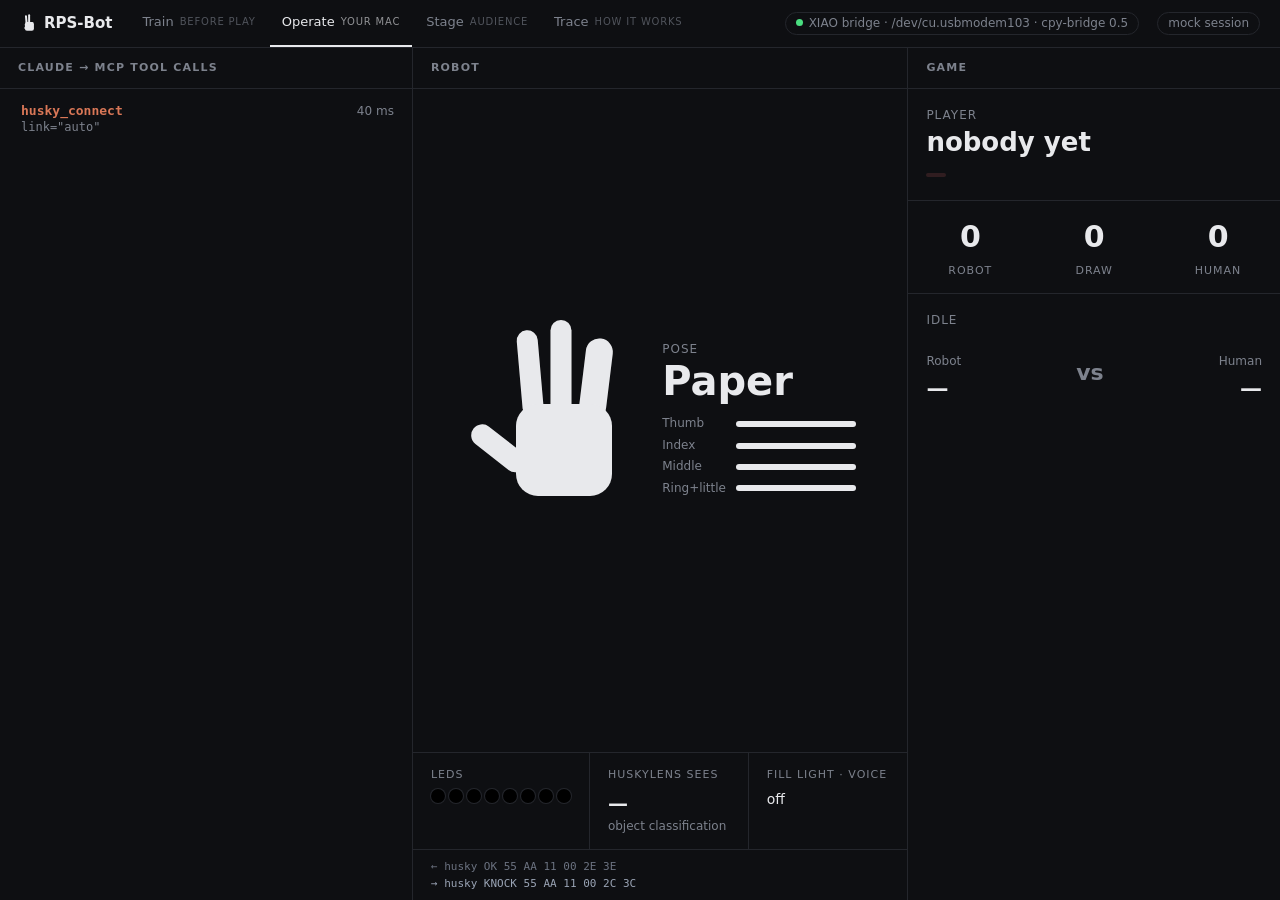
<file: designs/mcp-live-view/operate.html>
<!doctype html>
<html lang="en"><head><meta charset="utf-8"><meta name="viewport" content="width=device-width,initial-scale=1">
<title>RPS-Bot · Operate</title>
<link rel="stylesheet" href="theme.css">
<style>
body{display:flex;flex-direction:column}
main{flex:1;display:grid;grid-template-columns:minmax(300px,1fr) minmax(340px,1.2fr) minmax(280px,.9fr);min-height:0}
section{border-right:1px solid var(--line);display:flex;flex-direction:column;min-height:0}
section:last-child{border-right:0}
h2{margin:0;padding:12px 18px;font-size:11px;letter-spacing:1.2px;text-transform:uppercase;color:var(--dim);font-weight:600;border-bottom:1px solid var(--line)}
/* tool calls */
.calls{overflow:auto;flex:1;padding:6px 0}
.call{padding:8px 18px;border-left:3px solid transparent}.call:first-child.pending{animation:in .25s ease-out}
.call.pending{border-left-color:var(--claude);background:rgba(217,119,87,.07)}
.call.err{border-left-color:var(--bad)}
.call .top{display:flex;gap:8px;align-items:baseline}
.call .tool{font:600 13px ui-monospace,Menlo,monospace;color:var(--claude)}
.call .ms{margin-left:auto;font-size:12px;color:var(--dim)}
.call .args{font:12px ui-monospace,Menlo,monospace;color:var(--dim);white-space:nowrap;overflow:hidden;text-overflow:ellipsis}
.call .e{font-size:12px;color:var(--bad)}
@keyframes in{from{opacity:0;transform:translateY(-4px)}}
/* robot */
.robot{flex:1;display:grid;grid-template-rows:1fr auto;min-height:0}
.handwrap{display:flex;align-items:center;justify-content:center;gap:28px;padding:20px}
.posename{font-size:40px;font-weight:700;text-transform:capitalize;line-height:1}
.posename small{display:block;font-size:12px;font-weight:500;color:var(--dim);letter-spacing:1px;text-transform:uppercase;margin-bottom:6px}
.fingers{margin-top:14px;display:grid;grid-template-columns:auto 120px;gap:4px 10px;font-size:12px;color:var(--dim);align-items:center}
.fingers i{display:block;height:6px;border-radius:3px;background:var(--line);overflow:hidden}.fingers i b{display:block;height:100%;background:var(--text);transition:width .12s}
.periph{display:grid;grid-template-columns:repeat(3,1fr);border-top:1px solid var(--line)}
.periph>div{padding:14px 18px;border-right:1px solid var(--line)}.periph>div:last-child{border-right:0}
.periph small{display:block;font-size:11px;color:var(--dim);text-transform:uppercase;letter-spacing:1px;margin-bottom:6px}
.led{display:flex;gap:4px}.led i{width:14px;height:14px;border-radius:50%;background:#000;box-shadow:0 0 0 1px var(--line);transition:background .1s,box-shadow .1s}
.sees{font-size:20px;font-weight:700;text-transform:capitalize}
/* game */
.player{padding:18px}.player .nm{font-size:26px;font-weight:700}
.mode{display:inline-block;margin-top:6px;font-size:12px;font-weight:600;padding:2px 10px;border-radius:99px;background:rgba(248,113,113,.15);color:var(--bad)}
.score{display:grid;grid-template-columns:1fr 1fr 1fr;text-align:center;border-top:1px solid var(--line);border-bottom:1px solid var(--line)}
.score div{padding:14px 0}.score b{display:block;font-size:30px}.score small{color:var(--dim);font-size:11px;text-transform:uppercase;letter-spacing:1px}
.round{padding:18px;flex:1}
.phase{font-size:12px;color:var(--dim);text-transform:uppercase;letter-spacing:1px}
.vs{display:flex;align-items:center;justify-content:space-between;margin:12px 0;font-size:22px;font-weight:700}.vs b{text-transform:capitalize}
.vs span{font-size:12px;color:var(--dim);font-weight:500}
.banter{margin:14px 18px 18px;padding:14px 16px;border-radius:10px;background:var(--panel);font-size:16px;font-style:italic}
.wire{font:11px/1.55 ui-monospace,Menlo,monospace;color:var(--dim);padding:8px 18px;max-height:140px;overflow:hidden;border-top:1px solid var(--line)}
.wire .tx{color:#9aa4b5}.wire .rx{color:#6b7280}
@media(max-width:1000px){main{grid-template-columns:1fr}section{border-right:0;border-bottom:1px solid var(--line);min-height:auto}.calls{max-height:260px}.robot{display:block}}
</style></head><body>
<header class="chrome"></header>
<main>
  <section><h2>Claude → MCP tool calls</h2><div class="calls" id="calls"></div></section>
  <section class="robot-col"><h2>Robot</h2>
    <div class="robot">
      <div class="handwrap"><div id="hand"></div>
        <div><div class="posename"><small>Pose</small><span id="pose">—</span></div><div class="fingers" id="fingers"></div></div>
      </div>
      <div>
        <div class="periph">
          <div><small>LEDs</small><div class="led" id="led"></div></div>
          <div><small>HuskyLens sees</small><div class="sees" id="sees">—</div><div style="font-size:12px;color:var(--dim)" id="algo"></div></div>
          <div><small>Fill light · voice</small><div id="relay">off</div></div>
        </div>
        <div class="wire" id="wire"></div>
      </div>
    </div>
  </section>
  <section><h2>Game</h2>
    <div class="player"><div class="phase">Player</div><div class="nm" id="pname">nobody yet</div><span class="mode" id="pmode" hidden></span></div>
    <div class="score"><div><b id="sr">0</b><small>Robot</small></div><div><b id="sd">0</b><small>Draw</small></div><div><b id="sh">0</b><small>Human</small></div></div>
    <div class="round"><div class="phase" id="phase">idle</div>
      <div class="vs"><div><span>Robot</span><br><b id="rr">—</b></div><div style="color:var(--dim)">vs</div><div style="text-align:right"><span>Human</span><br><b id="rh">—</b></div></div>
      <div id="outcome" style="font-size:13px;color:var(--dim)"></div></div>
    <div class="banter" id="banter" hidden></div>
  </section>
</main>
<script src="feed.js"></script>
<script>
const $=id=>document.getElementById(id);
const NAMES=['Thumb','Index','Middle','Ring+little'],COL={rock:'var(--rock)',paper:'var(--paper)',scissors:'var(--scissors)'};
$('led').innerHTML='<i></i>'.repeat(8);
const short=a=>Object.entries(a).map(([k,v])=>`${k}=${JSON.stringify(v)}`).join(' ');
LiveFeed.start((s,ev)=>{
  if(ev.type==='tool.call'||ev.type==='tool.result'||!$('calls').children.length)$('calls').innerHTML=s.calls.map(c=>`<div class="call ${c.pending?'pending':c.ok===false?'err':''}">
    <div class="top"><span class="tool">${c.tool}</span><span class="ms">${c.pending?'running…':c.ok?c.ms+' ms':'error'}</span></div>
    <div class="args">${short(c.args)||'&nbsp;'}</div>${c.error?`<div class="e">${c.error}</div>`:''}</div>`).join('');
  $('hand').innerHTML=handSVG(s.hand.fingers,{size:170,color:COL[s.round.robot]&&s.round.phase!=='idle'?COL[s.round.robot]:'var(--text)'});
  $('pose').textContent=s.hand.pose||'—';
  $('fingers').innerHTML=s.hand.fingers.map((v,i)=>`<span>${NAMES[i]}</span><i><b style="width:${v*100}%"></b></i>`).join('');
  document.querySelectorAll('#led i').forEach(i=>{i.style.background=s.led;i.style.boxShadow=s.led!=='#000000'?`0 0 10px ${s.led}`:''});
  const v=s.vision;$('sees').textContent=v.sees?v.sees.name:'—';$('sees').style.color=v.sees&&COL[v.sees.name]||'';
  $('algo').textContent=(v.algorithm||'').replace('_',' ')+(v.fps?` · ${v.fps} reads/s`:'');
  if(s.player){$('pname').textContent=s.player.name;$('pmode').hidden=false;$('pmode').textContent=s.player.mode.replace('_','-')}
  $('sr').textContent=s.score.robot;$('sh').textContent=s.score.human;$('sd').textContent=s.score.draw;
  const r=s.round;$('phase').textContent=r.phase==='countdown'&&r.word?`countdown · ${r.word}`:r.phase;
  $('rr').textContent=r.robot||(r.phase==='hold_fist'||r.phase==='read'?'✊ holding':'—');$('rh').textContent=r.human||'—';
  $('rr').style.color=COL[r.robot]||'';$('rh').style.color=COL[r.human]||'';
  $('outcome').textContent=r.outcome?`${r.robot} ${r.verb} ${r.human} → ${r.outcome} wins`:'';
  $('banter').hidden=!s.banter;$('banter').textContent=s.banter?`“${s.banter}”`:'';
  if(ev.type==='xiao'||ev.type==='husky')$('wire').innerHTML=s.log.slice(0,9).map(e=>`<div class="${e.dir}">${e.dir==='tx'?'→':'←'} ${e.type==='xiao'?'xiao '+e.line:'husky '+e.name+'  '+e.hex}</div>`).join('');
},{screen:'operate.html'});
</script></body></html>
</file>
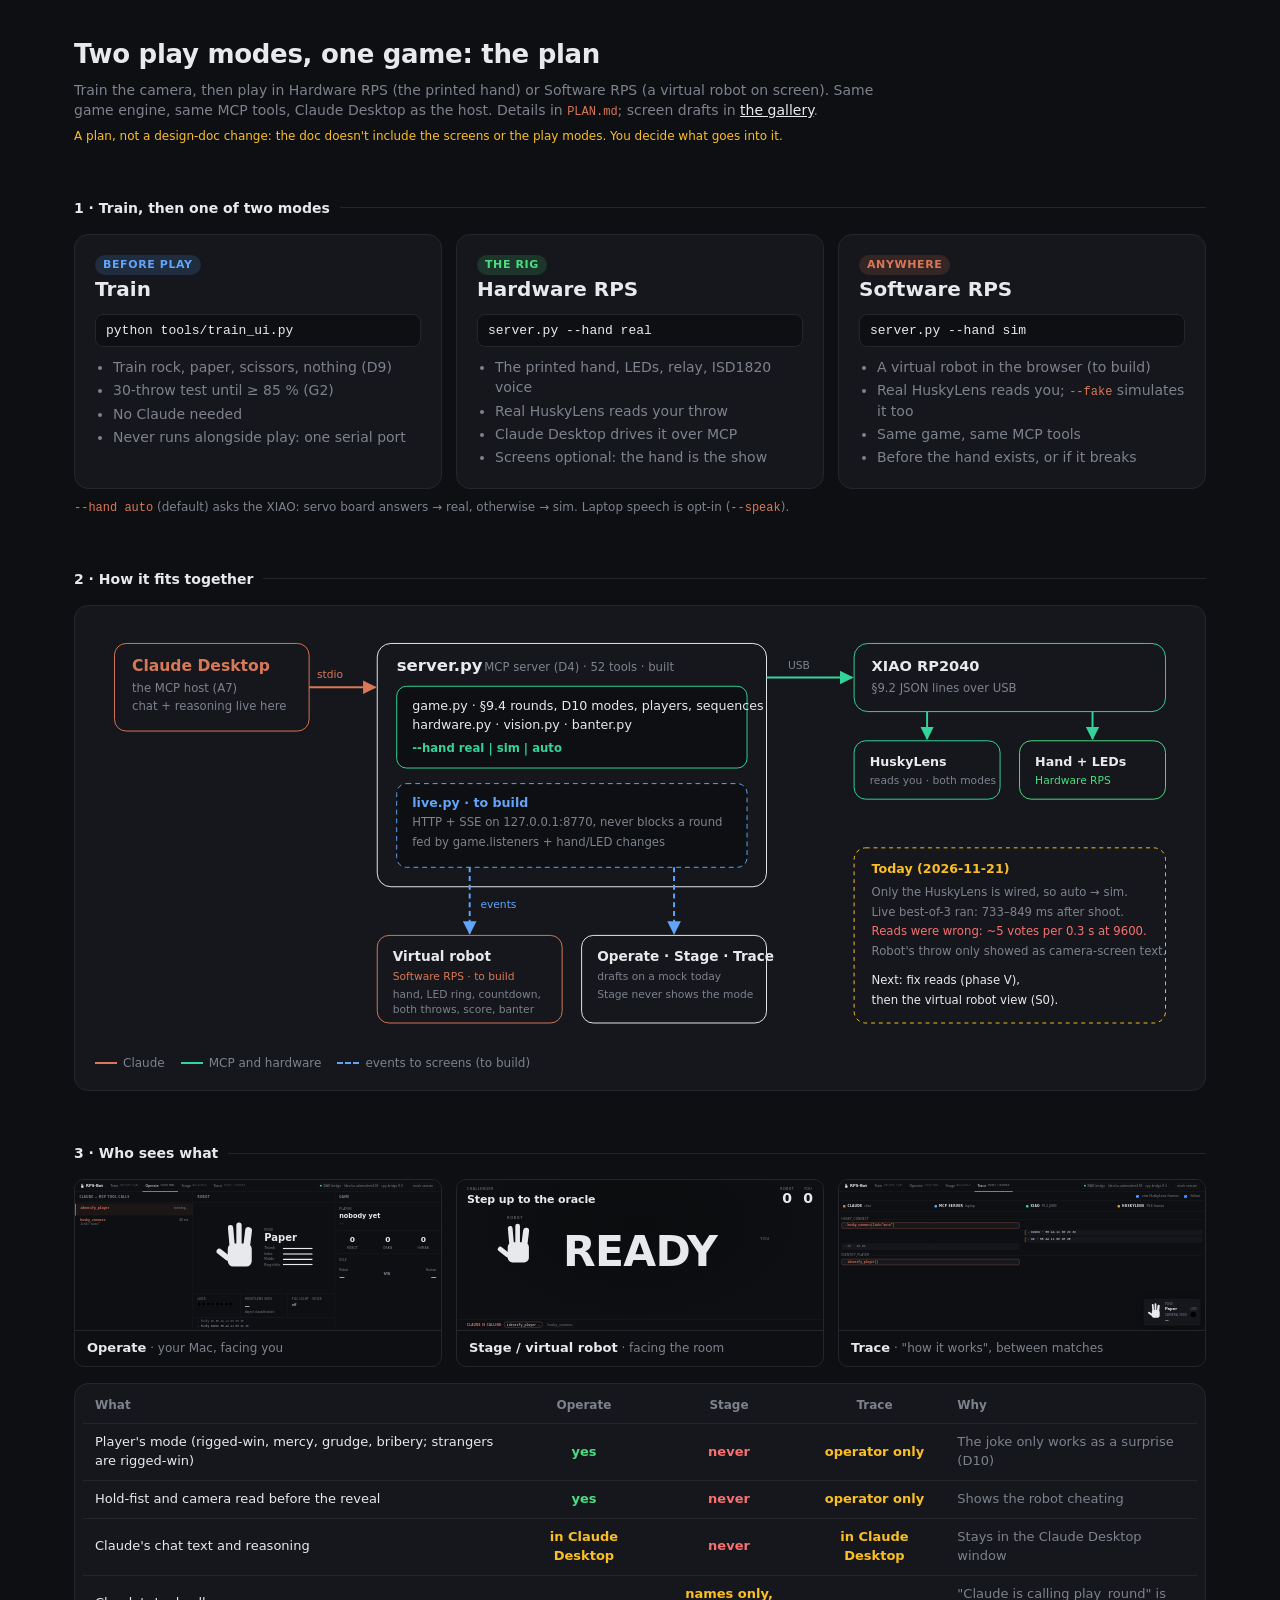
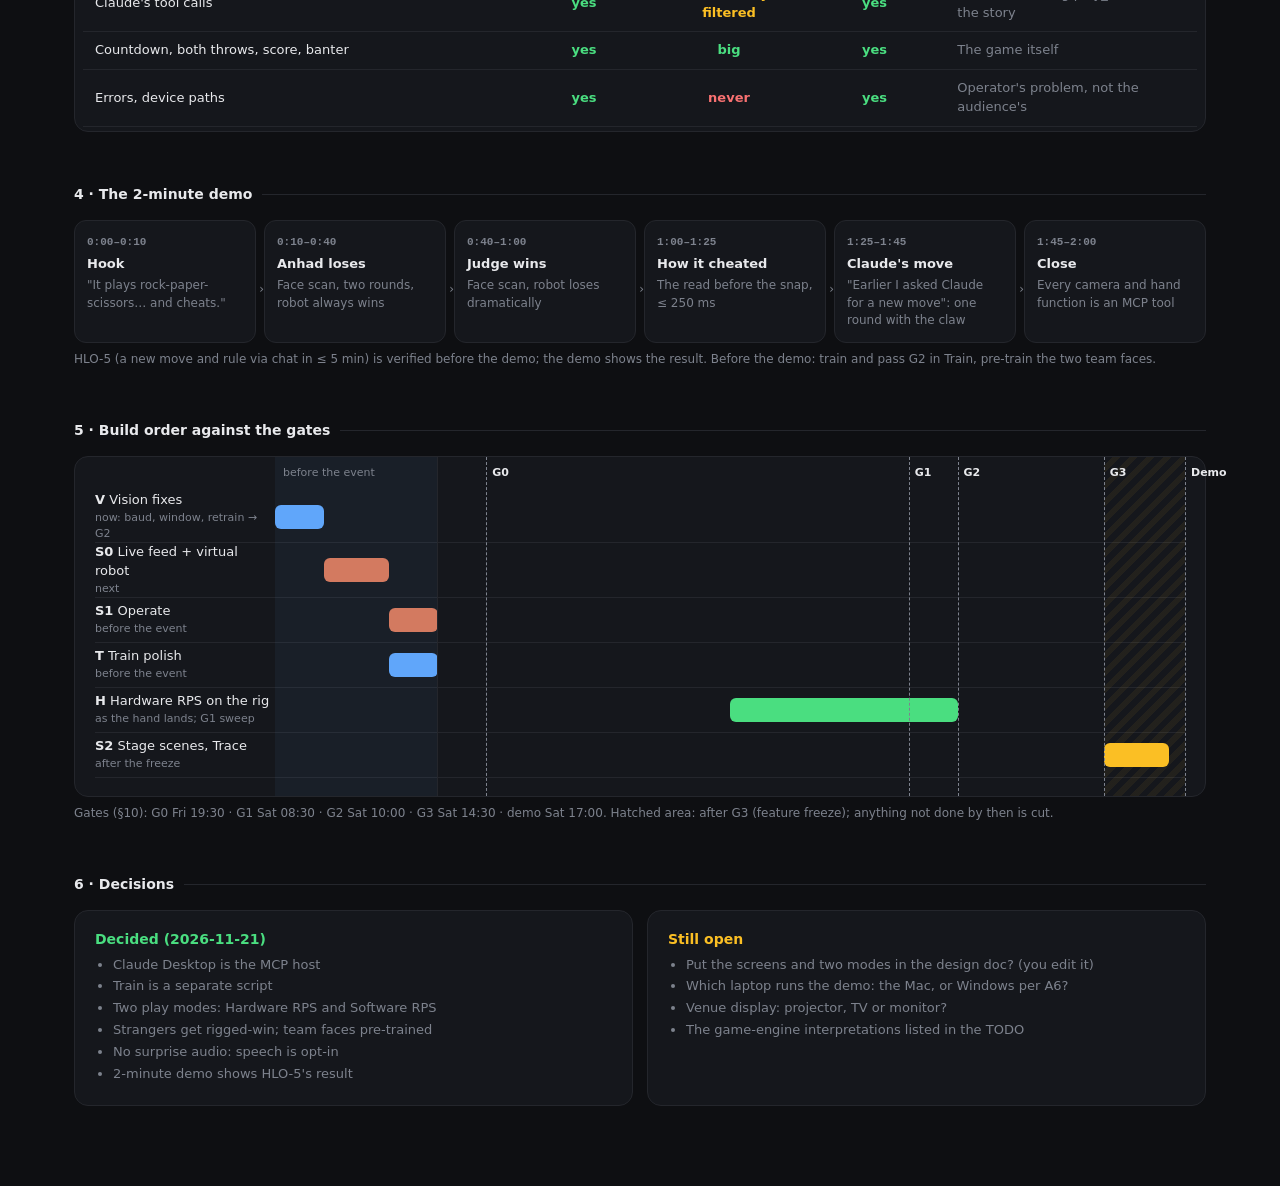
<file: designs/mcp-live-view/plan.html>
<!doctype html>
<html lang="en"><head><meta charset="utf-8"><meta name="viewport" content="width=device-width,initial-scale=1">
<title>RPS-Bot · two play modes, the plan</title>
<link rel="stylesheet" href="theme.css">
<style>
main{max-width:1180px;margin:0 auto;padding:36px 24px 80px}
h1{font-size:26px;margin:0 0 6px;letter-spacing:-.3px}
.lede{color:var(--dim);margin:0 0 8px;max-width:820px}
.note{font-size:12px;color:var(--warn);margin:0 0 36px}
h2{font-size:12px;letter-spacing:1.4px;text-transform:uppercase;color:var(--dim);margin:52px 0 16px;display:flex;align-items:center;gap:10px}
h2 b{color:var(--text);font-size:14px;letter-spacing:0;text-transform:none}
h2:after{content:"";flex:1;height:1px;background:var(--line)}
.card{background:var(--panel);border:1px solid var(--line);border-radius:14px;padding:18px 20px}
.muted{color:var(--dim)}
code{font:12px var(--mono);color:var(--claude)}
/* 1: two scripts */
.scripts{display:grid;grid-template-columns:1fr 1fr 1fr;gap:14px;align-items:stretch}
.scripts .card h3{margin:0 0 4px;font-size:20px}.scripts .card .cmd{font:13px var(--mono);color:var(--text);background:var(--bg);border:1px solid var(--line);border-radius:8px;padding:8px 10px;margin:10px 0}
.scripts ul{margin:8px 0 0;padding-left:18px;color:var(--dim)}.scripts li{margin:3px 0}
.lock{display:flex;flex-direction:column;align-items:center;justify-content:center;color:var(--dim);font-size:11px;text-align:center;gap:6px}
.lock b{font-size:26px;color:var(--warn)}
.tag{display:inline-block;font-size:11px;font-weight:600;letter-spacing:.6px;text-transform:uppercase;padding:2px 8px;border-radius:99px;margin-right:6px}
/* 2: architecture */
.arch svg{width:100%;height:auto;display:block}
.arch text{font-family:ui-sans-serif,system-ui,-apple-system,sans-serif}
.legend{display:flex;gap:16px;flex-wrap:wrap;margin-top:12px;font-size:12px;color:var(--dim)}
.legend span{display:flex;align-items:center;gap:6px}.legend i{width:22px;height:0;border-top:2px solid var(--c)}.legend i.d{border-top-style:dashed}
/* 3: who sees what */
table{border-collapse:collapse;width:100%;font-size:13px}
th,td{padding:9px 12px;border-bottom:1px solid var(--line);text-align:center}
th{font-weight:600;color:var(--dim);font-size:12px}
td:first-child,th:first-child{text-align:left}
.y{color:var(--good);font-weight:700}.n{color:var(--bad);font-weight:700}.p{color:var(--warn);font-weight:700}
.screens{display:grid;grid-template-columns:repeat(3,1fr);gap:14px;margin-bottom:16px}
.shot{border:1px solid var(--line);border-radius:10px;overflow:hidden;background:var(--bg)}
.shot .f{height:150px;overflow:hidden}.shot iframe{width:400%;height:600px;border:0;transform:scale(.25);transform-origin:0 0;pointer-events:none}
.shot div.c{padding:8px 12px;font-size:12px;border-top:1px solid var(--line)}.shot div.c b{font-size:13px}
/* 4: the day */
.day{display:grid;grid-template-columns:repeat(6,1fr);gap:8px;position:relative}
.step .t{font:600 11px var(--mono);color:var(--dim)}
.step{background:var(--panel);border:1px solid var(--line);border-radius:12px;padding:12px;font-size:12px;color:var(--dim);position:relative}
.step b{display:block;color:var(--text);font-size:13px;margin:4px 0}
.step .who{font-size:10px;letter-spacing:1px;text-transform:uppercase;font-weight:700}
.step.train{border-color:#3a3f4b}
.arrow{position:absolute;right:-9px;top:50%;color:var(--dim);font-size:12px;z-index:2}
/* 5: build */
.gantt{position:relative;padding-top:34px;margin-top:8px}
.pre{position:absolute;top:0;bottom:0;left:0;background:rgba(96,165,250,.05);border-right:1px solid var(--line)}.pre span{position:absolute;top:8px;left:8px;font-size:11px;color:var(--dim)}
.gantt .row{display:grid;grid-template-columns:180px 1fr;align-items:center;min-height:44px;border-bottom:1px solid var(--line)}
.gantt .lbl{font-size:13px}.gantt .lbl small{display:block;color:var(--dim);font-size:11px}
.track{position:relative;height:44px}
.bar{position:absolute;top:10px;height:24px;border-radius:6px;font-size:11px;display:flex;align-items:center;padding:0 8px;color:#0e0f12;font-weight:700;white-space:nowrap;overflow:hidden}
.gate{position:absolute;top:0;bottom:0;border-left:1px dashed var(--dim)}
.gate span{position:absolute;top:8px;left:5px;font-size:11px;color:var(--text);font-weight:700;white-space:nowrap}
.gate span small{color:var(--dim);font-weight:500;margin-left:4px}
.cut{position:absolute;top:0;bottom:0;right:0;left:var(--l);background:repeating-linear-gradient(135deg,transparent 0 6px,rgba(251,191,36,.06) 6px 12px);pointer-events:none}
/* 6: decisions */
.decisions{display:grid;grid-template-columns:repeat(2,1fr);gap:14px}
.decisions .card b{display:block;margin-bottom:6px}.decisions .card p{margin:0;color:var(--dim);font-size:13px}
.decisions .num{display:inline-flex;width:22px;height:22px;border-radius:50%;background:var(--claude);color:#0e0f12;font-weight:800;font-size:12px;align-items:center;justify-content:center;margin-right:8px}
@media(max-width:900px){.scripts{grid-template-columns:1fr}.day{grid-template-columns:1fr 1fr}.screens,.decisions{grid-template-columns:1fr}}
.status{display:grid;grid-template-columns:1fr 1fr;gap:14px}.status ul{margin:6px 0 0;padding-left:18px;color:var(--dim);font-size:13px}.status li{margin:3px 0}
.status .card b{display:block}
@media(max-width:900px){.status{grid-template-columns:1fr}}
</style></head><body><main>

<h1>Two play modes, one game: the plan</h1>
<p class="lede">Train the camera, then play in Hardware RPS (the printed hand) or Software RPS (a virtual robot on screen). Same game engine, same MCP tools, Claude Desktop as the host. Details in <code>PLAN.md</code>; screen drafts in <a href="index.html" style="color:var(--text)">the gallery</a>.</p>
<p class="note">A plan, not a design-doc change: the doc doesn't include the screens or the play modes. You decide what goes into it.</p>

<h2><b>1 · Train, then one of two modes</b></h2>
<div class="scripts">
  <div class="card">
    <span class="tag" style="background:rgba(96,165,250,.15);color:var(--scissors)">before play</span>
    <h3>Train</h3>
    <div class="cmd">python tools/train_ui.py</div>
    <ul><li>Train rock, paper, scissors, nothing (D9)</li><li>30-throw test until ≥ 85 % (G2)</li><li>No Claude needed</li><li>Never runs alongside play: one serial port</li></ul>
  </div>
  <div class="card">
    <span class="tag" style="background:rgba(74,222,128,.15);color:var(--paper)">the rig</span>
    <h3>Hardware RPS</h3>
    <div class="cmd">server.py --hand real</div>
    <ul><li>The printed hand, LEDs, relay, ISD1820 voice</li><li>Real HuskyLens reads your throw</li><li>Claude Desktop drives it over MCP</li><li>Screens optional: the hand is the show</li></ul>
  </div>
  <div class="card">
    <span class="tag" style="background:rgba(217,119,87,.15);color:var(--claude)">anywhere</span>
    <h3>Software RPS</h3>
    <div class="cmd">server.py --hand sim</div>
    <ul><li>A virtual robot in the browser (to build)</li><li>Real HuskyLens reads you; <code>--fake</code> simulates it too</li><li>Same game, same MCP tools</li><li>Before the hand exists, or if it breaks</li></ul>
  </div>
</div>
<p class="muted" style="font-size:12px;margin-top:10px"><code>--hand auto</code> (default) asks the XIAO: servo board answers → real, otherwise → sim. Laptop speech is opt-in (<code>--speak</code>).</p>

<h2><b>2 · How it fits together</b></h2>
<div class="card arch">
<svg viewBox="0 0 1120 430" role="img" aria-label="Claude Desktop, server.py, XIAO, and the two robot bodies">
  <defs>
    <marker id="ac" viewBox="0 0 10 10" refX="9" refY="5" markerWidth="7" markerHeight="7" orient="auto-start-reverse"><path d="M0,0 L10,5 L0,10 z" fill="#d97757"/></marker>
    <marker id="ag" viewBox="0 0 10 10" refX="9" refY="5" markerWidth="7" markerHeight="7" orient="auto-start-reverse"><path d="M0,0 L10,5 L0,10 z" fill="#34d399"/></marker>
    <marker id="ab" viewBox="0 0 10 10" refX="9" refY="5" markerWidth="7" markerHeight="7" orient="auto-start-reverse"><path d="M0,0 L10,5 L0,10 z" fill="#60a5fa"/></marker>
  </defs>
  <rect x="20" y="20" width="200" height="90" rx="12" fill="#15171c" stroke="#d97757"/>
  <text x="38" y="48" fill="#d97757" font-size="16" font-weight="800">Claude Desktop</text>
  <text x="38" y="70" fill="#7d828d" font-size="12">the MCP host (A7)</text>
  <text x="38" y="88" fill="#7d828d" font-size="12">chat + reasoning live here</text>

  <rect x="290" y="20" width="400" height="250" rx="14" fill="#15171c" stroke="#e8e9ec"/>
  <text x="310" y="48" fill="#e8e9ec" font-size="17" font-weight="800">server.py</text>
  <text x="400" y="48" fill="#7d828d" font-size="12">MCP server (D4) · 52 tools · built</text>
  <rect x="310" y="64" width="360" height="84" rx="10" fill="#0e0f12" stroke="#34d399"/>
  <text x="326" y="88" fill="#e8e9ec" font-size="13">game.py · §9.4 rounds, D10 modes, players, sequences</text>
  <text x="326" y="108" fill="#e8e9ec" font-size="13">hardware.py · vision.py · banter.py</text>
  <text x="326" y="132" fill="#34d399" font-size="12" font-weight="700">--hand real | sim | auto</text>
  <rect x="310" y="164" width="360" height="86" rx="10" fill="#0e0f12" stroke="#60a5fa" stroke-dasharray="5 4"/>
  <text x="326" y="188" fill="#60a5fa" font-size="13" font-weight="700">live.py · to build</text>
  <text x="326" y="208" fill="#7d828d" font-size="12">HTTP + SSE on 127.0.0.1:8770, never blocks a round</text>
  <text x="326" y="228" fill="#7d828d" font-size="12">fed by game.listeners + hand/LED changes</text>

  <rect x="780" y="20" width="320" height="70" rx="14" fill="#15171c" stroke="#34d399"/>
  <text x="798" y="48" fill="#e8e9ec" font-size="15" font-weight="800">XIAO RP2040</text>
  <text x="798" y="70" fill="#7d828d" font-size="12">§9.2 JSON lines over USB</text>
  <rect x="780" y="120" width="150" height="60" rx="12" fill="#15171c" stroke="#34d399"/>
  <text x="796" y="146" fill="#e8e9ec" font-size="13" font-weight="700">HuskyLens</text>
  <text x="796" y="164" fill="#7d828d" font-size="11">reads you · both modes</text>
  <rect x="950" y="120" width="150" height="60" rx="12" fill="#15171c" stroke="#4ade80"/>
  <text x="966" y="146" fill="#e8e9ec" font-size="13" font-weight="700">Hand + LEDs</text>
  <text x="966" y="164" fill="#4ade80" font-size="11">Hardware RPS</text>

  <rect x="290" y="320" width="190" height="90" rx="12" fill="#15171c" stroke="#d97757"/>
  <text x="306" y="346" fill="#e8e9ec" font-size="14" font-weight="700">Virtual robot</text>
  <text x="306" y="366" fill="#d97757" font-size="11">Software RPS · to build</text>
  <text x="306" y="384" fill="#7d828d" font-size="11">hand, LED ring, countdown,</text>
  <text x="306" y="400" fill="#7d828d" font-size="11">both throws, score, banter</text>
  <rect x="500" y="320" width="190" height="90" rx="12" fill="#15171c" stroke="#e8e9ec"/>
  <text x="516" y="346" fill="#e8e9ec" font-size="14" font-weight="700">Operate · Stage · Trace</text>
  <text x="516" y="366" fill="#7d828d" font-size="11">drafts on a mock today</text>
  <text x="516" y="384" fill="#7d828d" font-size="11">Stage never shows the mode</text>

  <path d="M220 65 L 288 65" stroke="#d97757" stroke-width="2" marker-end="url(#ac)"/>
  <text x="228" y="56" fill="#d97757" font-size="11">stdio</text>
  <path d="M690 55 L 778 55" stroke="#34d399" stroke-width="2" marker-end="url(#ag)"/>
  <text x="712" y="46" fill="#7d828d" font-size="11">USB</text>
  <path d="M855 90 L 855 118" stroke="#34d399" stroke-width="2" marker-end="url(#ag)"/>
  <path d="M1025 90 L 1025 118" stroke="#34d399" stroke-width="2" marker-end="url(#ag)"/>
  <path d="M385 250 L 385 318" stroke="#60a5fa" stroke-width="2" stroke-dasharray="5 4" marker-end="url(#ab)"/>
  <path d="M595 250 L 595 318" stroke="#60a5fa" stroke-width="2" stroke-dasharray="5 4" marker-end="url(#ab)"/>
  <text x="396" y="292" fill="#60a5fa" font-size="11">events</text>

  <rect x="780" y="230" width="320" height="180" rx="12" fill="none" stroke="#fbbf24" stroke-dasharray="4 4"/>
  <text x="798" y="256" fill="#fbbf24" font-size="13" font-weight="700">Today (2026-11-21)</text>
  <text x="798" y="280" fill="#7d828d" font-size="12">Only the HuskyLens is wired, so auto → sim.</text>
  <text x="798" y="300" fill="#7d828d" font-size="12">Live best-of-3 ran: 733–849 ms after shoot.</text>
  <text x="798" y="320" fill="#f87171" font-size="12">Reads were wrong: ~5 votes per 0.3 s at 9600.</text>
  <text x="798" y="340" fill="#7d828d" font-size="12">Robot's throw only showed as camera-screen text.</text>
  <text x="798" y="370" fill="#e8e9ec" font-size="12">Next: fix reads (phase V),</text>
  <text x="798" y="390" fill="#e8e9ec" font-size="12">then the virtual robot view (S0).</text>
</svg>
<div class="legend">
  <span style="--c:var(--claude)"><i></i>Claude</span><span style="--c:var(--xiao)"><i></i>MCP and hardware</span>
  <span style="--c:#60a5fa"><i class="d"></i>events to screens (to build)</span>
</div>
</div>

<h2><b>3 · Who sees what</b></h2>
<div class="screens">
  <div class="shot"><div class="f"><iframe src="operate.html" loading="lazy"></iframe></div><div class="c"><b>Operate</b> <span class="muted">· your Mac, facing you</span></div></div>
  <div class="shot"><div class="f"><iframe src="stage.html" loading="lazy"></iframe></div><div class="c"><b>Stage / virtual robot</b> <span class="muted">· facing the room</span></div></div>
  <div class="shot"><div class="f"><iframe src="trace.html" loading="lazy"></iframe></div><div class="c"><b>Trace</b> <span class="muted">· "how it works", between matches</span></div></div>
</div>
<div class="card" style="padding:4px 8px">
<table>
  <tr><th>What</th><th>Operate</th><th>Stage</th><th>Trace</th><th style="text-align:left">Why</th></tr>
  <tr><td>Player's mode (rigged-win, mercy, grudge, bribery; strangers are rigged-win)</td><td class="y">yes</td><td class="n">never</td><td class="p">operator only</td><td class="muted" style="text-align:left">The joke only works as a surprise (D10)</td></tr>
  <tr><td>Hold-fist and camera read before the reveal</td><td class="y">yes</td><td class="n">never</td><td class="p">operator only</td><td class="muted" style="text-align:left">Shows the robot cheating</td></tr>
  <tr><td>Claude's chat text and reasoning</td><td class="p">in Claude Desktop</td><td class="n">never</td><td class="p">in Claude Desktop</td><td class="muted" style="text-align:left">Stays in the Claude Desktop window</td></tr>
  <tr><td>Claude's tool calls</td><td class="y">yes</td><td class="p">names only, filtered</td><td class="y">yes</td><td class="muted" style="text-align:left">"Claude is calling play_round" is the story</td></tr>
  <tr><td>Countdown, both throws, score, banter</td><td class="y">yes</td><td class="y">big</td><td class="y">yes</td><td class="muted" style="text-align:left">The game itself</td></tr>
  <tr><td>Errors, device paths</td><td class="y">yes</td><td class="n">never</td><td class="y">yes</td><td class="muted" style="text-align:left">Operator's problem, not the audience's</td></tr>
</table>
</div>

<h2><b>4 · The 2-minute demo</b></h2>
<div class="day">
  <div class="step"><span class="t">0:00–0:10</span><b>Hook</b>"It plays rock-paper-scissors… and cheats."<span class="arrow">›</span></div>
  <div class="step"><span class="t">0:10–0:40</span><b>Anhad loses</b>Face scan, two rounds, robot always wins<span class="arrow">›</span></div>
  <div class="step"><span class="t">0:40–1:00</span><b>Judge wins</b>Face scan, robot loses dramatically<span class="arrow">›</span></div>
  <div class="step"><span class="t">1:00–1:25</span><b>How it cheated</b>The read before the snap, ≤ 250 ms<span class="arrow">›</span></div>
  <div class="step"><span class="t">1:25–1:45</span><b>Claude's move</b>"Earlier I asked Claude for a new move": one round with the claw<span class="arrow">›</span></div>
  <div class="step"><span class="t">1:45–2:00</span><b>Close</b>Every camera and hand function is an MCP tool</div>
</div>
<p class="muted" style="font-size:12px;margin-top:8px">HLO-5 (a new move and rule via chat in ≤ 5 min) is verified before the demo; the demo shows the result. Before the demo: train and pass G2 in Train, pre-train the two team faces.</p>

<h2><b>5 · Build order against the gates</b></h2>
<div class="card gantt" id="gantt"></div>
<p class="muted" style="font-size:12px;margin-top:8px">Gates (§10): G0 Fri 19:30 · G1 Sat 08:30 · G2 Sat 10:00 · G3 Sat 14:30 · demo Sat 17:00. Hatched area: after G3 (feature freeze); anything not done by then is cut.</p>

<h2><b>6 · Decisions</b></h2>
<div class="status">
  <div class="card"><b style="color:var(--good)">Decided (2026-11-21)</b><ul><li>Claude Desktop is the MCP host</li><li>Train is a separate script</li><li>Two play modes: Hardware RPS and Software RPS</li><li>Strangers get rigged-win; team faces pre-trained</li><li>No surprise audio: speech is opt-in</li><li>2-minute demo shows HLO-5's result</li></ul></div>
  <div class="card"><b style="color:var(--warn)">Still open</b><ul><li>Put the screens and two modes in the design doc? (you edit it)</li><li>Which laptop runs the demo: the Mac, or Windows per A6?</li><li>Venue display: projector, TV or monitor?</li><li>The game-engine interpretations listed in the TODO</li></ul></div>
</div>

</main>
<script>
const H0=-5, H1=23; // hours from Fri 18:00; the first 5 are "before the event"
const x=h=>`${(h-H0)/(H1-H0)*100}%`;
const gates=[["G0",1.5],["G1",14.5],["G2",16],["G3",20.5],["Demo",23]];
const rows=[
  ["V","Vision fixes","now: baud, window, retrain → G2",[[-5,-3.5,"var(--scissors)"]]],
  ["S0","Live feed + virtual robot","next",[[-3.5,-1.5,"var(--claude)"]]],
  ["S1","Operate","before the event",[[-1.5,0,"var(--claude)"]]],
  ["T","Train polish","before the event",[[-1.5,0,"var(--scissors)"]]],
  ["H","Hardware RPS on the rig","as the hand lands; G1 sweep",[[9,16,"var(--paper)"]]],
  ["S2","Stage scenes, Trace","after the freeze",[[20.5,22.5,"var(--warn)"]]],
];
const g=document.getElementById('gantt');
g.innerHTML=rows.map(([id,name,when,bars])=>`<div class="row"><div class="lbl"><b>${id}</b> ${name}<small>${when}</small></div><div class="track">${
  bars.map(([a,b,c])=>`<div class="bar" style="left:${x(a)};width:calc(${x(b)} - ${x(a)});background:${c}"></div>`).join('')}</div></div>`).join('');
const layer=document.createElement('div');layer.style.cssText='position:absolute;left:200px;right:20px;top:0;bottom:0;pointer-events:none';
layer.innerHTML=`<div class="pre" style="width:${x(0)}"><span>before the event</span></div><div class="cut" style="--l:${x(20.5)}"></div>`+gates.map(([n,h])=>`<div class="gate" style="left:${x(h)}"><span>${n}</span></div>`).join('');
g.style.position='relative';g.appendChild(layer);
</script>
</body></html>
</file>
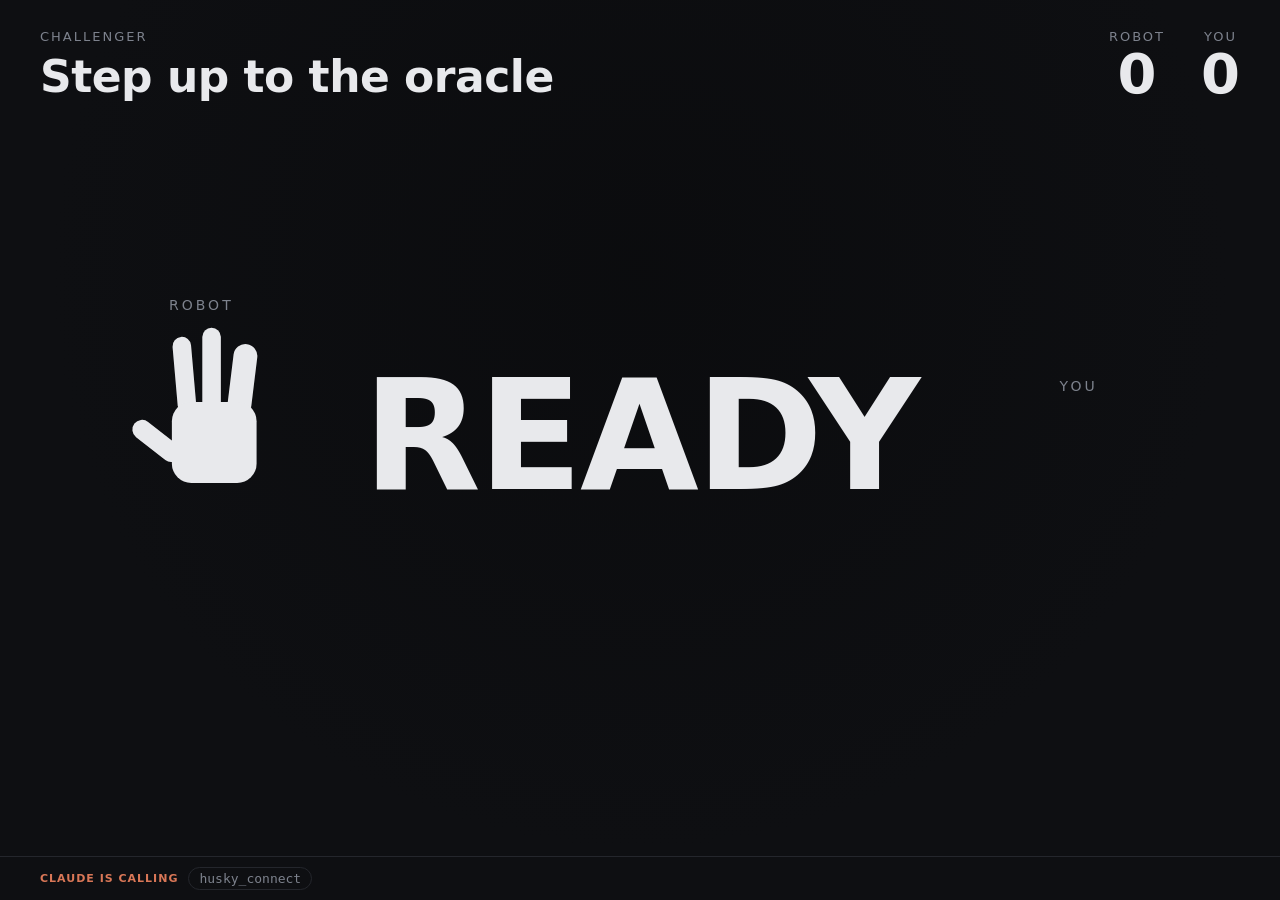
<file: designs/mcp-live-view/stage.html>
<!doctype html>
<html lang="en"><head><meta charset="utf-8"><meta name="viewport" content="width=device-width,initial-scale=1">
<title>RPS-Bot · Stage</title>
<link rel="stylesheet" href="theme.css">
<style>
:root{--glow:#000}
/* audience screen: the shared header stays out of sight until you hover the top edge */
.chrome{position:fixed;top:0;left:0;right:0;z-index:5;background:var(--bg);opacity:0;transition:opacity .2s}.chrome:hover{opacity:1}
*{box-sizing:border-box}html,body{height:100%}
body{margin:0;background:radial-gradient(ellipse at 50% 30%,color-mix(in srgb,var(--glow) 22%,var(--bg)) 0%,var(--bg) 65%);color:var(--text);
  font:16px/1.4 ui-sans-serif,system-ui,-apple-system,sans-serif;overflow:hidden;transition:background .2s}
.wrap{height:100%;display:grid;grid-template-rows:auto 1fr auto auto}
.top{display:flex;justify-content:space-between;align-items:flex-start;padding:28px 40px}
.who small,.sc small{display:block;font-size:13px;letter-spacing:2px;text-transform:uppercase;color:var(--dim)}
.who b{font-size:44px;font-weight:800;letter-spacing:-.5px}
.who .mode{font-size:15px;color:var(--rock);font-weight:600;margin-left:12px}
.sc{display:flex;gap:36px;text-align:center}.sc b{font-size:56px;font-weight:800;font-variant-numeric:tabular-nums;line-height:1}
.arena{display:grid;grid-template-columns:1fr auto 1fr;align-items:center;padding:0 40px}
.side{text-align:center}.side small{font-size:14px;letter-spacing:3px;text-transform:uppercase;color:var(--dim)}
.side .mv{font-size:clamp(40px,7vw,96px);font-weight:900;text-transform:uppercase;letter-spacing:-1px;min-height:1.1em;transition:color .15s}
.center{text-align:center;min-width:220px}
.beat{font-size:clamp(60px,12vw,170px);font-weight:900;text-transform:uppercase;letter-spacing:-3px;line-height:1}
.beat.pop{animation:pop .25s ease-out}@keyframes pop{from{transform:scale(1.25);opacity:.4}}
.verdict{font-size:22px;color:var(--dim);margin-top:10px;min-height:30px}
.banter{text-align:center;font-size:clamp(20px,2.6vw,34px);font-style:italic;padding:0 12vw 24px;min-height:80px}
.ticker{display:flex;gap:10px;align-items:center;padding:14px 40px;border-top:1px solid var(--line);font:13px ui-monospace,Menlo,monospace;color:var(--dim);white-space:nowrap;overflow:hidden}
.ticker .lbl{color:var(--claude);font-weight:700;font-family:ui-sans-serif,system-ui;letter-spacing:1px;font-size:11px;text-transform:uppercase}
.ticker span.c{padding:3px 10px;border:1px solid var(--line);border-radius:99px}.ticker span.c.p{border-color:var(--claude);color:var(--text)}
.ticker span.c.e{border-color:var(--rock);color:var(--rock)}
@media(max-width:760px){.top{padding:20px}.who b{font-size:30px}.sc b{font-size:40px}.arena{grid-template-columns:1fr 1fr;padding:0 20px}
.center{grid-column:1/-1;grid-row:1;min-width:0}.ticker{padding:12px 20px}}
</style></head><body>
<header class="chrome"></header>
<div class="wrap">
  <div class="top">
    <div class="who"><small>Challenger</small><b id="pname">Step up to the oracle</b></div>
    <div class="sc"><div><small>Robot</small><b id="sr">0</b></div><div><small>You</small><b id="sh">0</b></div></div>
  </div>
  <div class="arena">
    <div class="side"><small>Robot</small><div id="hand" style="margin:10px 0"></div><div class="mv" id="rr"></div></div>
    <div class="center"><div class="beat" id="beat">ready</div><div class="verdict" id="verdict"></div></div>
    <div class="side"><small>You</small><div class="mv" id="rh" style="margin-top:40px"></div><div style="color:var(--dim);font-size:14px" id="sees"></div></div>
  </div>
  <div class="banter" id="banter"></div>
  <div class="ticker"><span class="lbl">Claude is calling</span><span id="ticker"></span></div>
</div>
<script src="feed.js"></script>
<script>
const $=id=>document.getElementById(id);
const COL={rock:'var(--rock)',paper:'var(--paper)',scissors:'var(--scissors)'};
// Audience view: never show the player's mode (rigged-win, mercy, grudge and bribery only work as a surprise, D10),
// and keep tools that would give it away out of the ticker.
const SECRET=/^(set_player_mode|list_players|register_player)$/;
let lastBeat='';
LiveFeed.start((s,ev)=>{
  if(s.player)$('pname').textContent=s.player.name;
  $('sr').textContent=s.score.robot;$('sh').textContent=s.score.human;
  const r=s.round;
  const show=['commit','score','report'].includes(r.phase);
  let beat=r.phase==='countdown'?(r.word||'…'):r.phase==='hold_fist'||r.phase==='read'?'shoot!':show?'':r.phase==='setup'?'look here':'ready';
  if(beat!==lastBeat){$('beat').textContent=beat;$('beat').classList.remove('pop');void $('beat').offsetWidth;$('beat').classList.add('pop');lastBeat=beat}
  $('rr').textContent=show?r.robot:'';$('rr').style.color=COL[r.robot]||'';
  $('rh').textContent=show?r.human:r.phase==='hold_fist'||r.phase==='read'?'…':'';$('rh').style.color=COL[r.human]||'';
  $('verdict').textContent=r.phase==='report'&&r.outcome?`${r.robot} ${r.verb} ${r.human}`:'';
  document.body.style.setProperty('--glow',r.phase==='countdown'||r.phase==='hold_fist'?s.led:r.phase==='report'?'#a000ff':'#000');
  $('hand').innerHTML=handSVG(s.hand.fingers,{size:150,color:show&&COL[r.robot]?COL[r.robot]:'var(--text)'});
  $('sees').textContent=s.vision.sees&&s.vision.algorithm==='object_classification'?`camera: ${s.vision.sees.name}`:'';
  $('banter').textContent=s.banter&&r.phase!=='countdown'?`“${s.banter}”`:'';
  $('ticker').innerHTML=s.calls.filter(c=>!SECRET.test(c.tool)).slice(0,6).map(c=>`<span class="c ${c.pending?'p':c.ok===false?'e':''}">${c.tool}${c.pending?' …':''}</span>`).join(' ');
},{screen:'stage.html'});
</script></body></html>
</file>
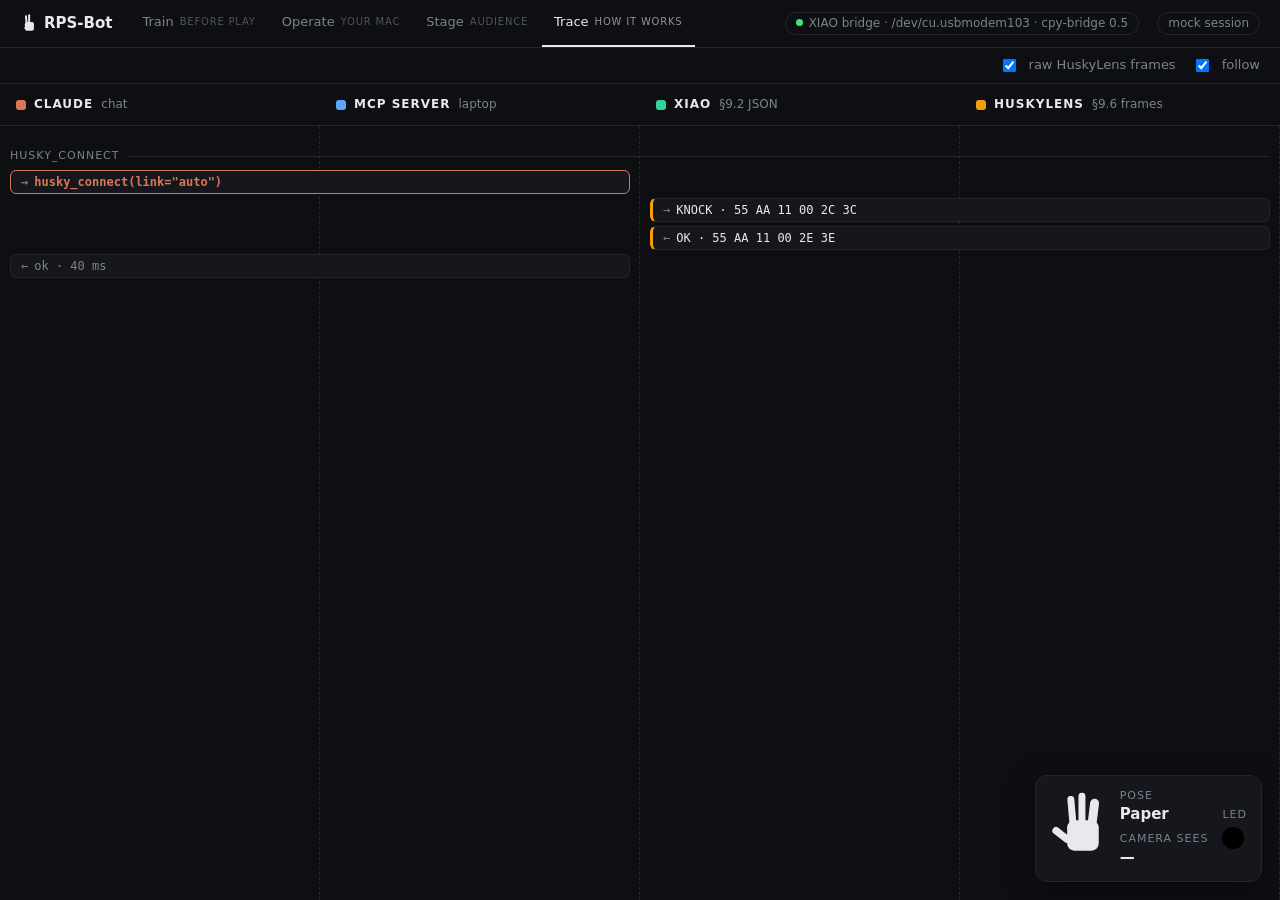
<file: designs/mcp-live-view/trace.html>
<!doctype html>
<html lang="en"><head><meta charset="utf-8"><meta name="viewport" content="width=device-width,initial-scale=1">
<title>RPS-Bot · Trace</title>
<link rel="stylesheet" href="theme.css">
<style>
:root{--mcp:#60a5fa}
body{display:flex;flex-direction:column;font-size:13px}
.toolbar{display:flex;gap:16px;justify-content:flex-end;padding:8px 20px;border-bottom:1px solid var(--line)}
.mini{display:flex;align-items:center;gap:10px;color:var(--dim)}
.lanes{display:grid;grid-template-columns:repeat(4,1fr);position:sticky;top:0;background:var(--bg);border-bottom:1px solid var(--line);z-index:2}
.lanes div{padding:12px 16px;font-weight:700;font-size:12px;letter-spacing:1px;text-transform:uppercase;display:flex;align-items:center;gap:8px}
.lanes div i{width:10px;height:10px;border-radius:3px}
.lanes div span{font-weight:500;color:var(--dim);text-transform:none;letter-spacing:0}
.body{flex:1;overflow:auto;position:relative}
.rails{position:absolute;inset:0;display:grid;grid-template-columns:repeat(4,1fr);pointer-events:none}
.rails div{border-right:1px dashed var(--line)}
.rows{position:relative;padding:8px 0 40px}
.r{display:grid;grid-template-columns:repeat(4,1fr);align-items:center;min-height:28px;animation:in .3s ease-out}
@keyframes in{from{opacity:0;background:rgba(217,119,87,.12)}}
.msg{grid-column:var(--from)/span var(--span);margin:2px 10px;position:relative;font:12px ui-monospace,Menlo,monospace;
  padding:4px 10px;border-radius:6px;background:var(--panel);border:1px solid var(--line);white-space:nowrap;overflow:hidden;text-overflow:ellipsis}
.msg.call{border-color:var(--claude);color:var(--claude);font-weight:700}
.msg.res{color:var(--dim)}.msg.res.err{color:var(--bad);border-color:var(--bad)}
.msg.xiao{border-left:3px solid var(--xiao)}.msg.husky{border-left:3px solid var(--husky)}
.msg .arrow{color:var(--dim);margin-right:6px}
.group{grid-column:1/-1;margin:14px 10px 4px;font-size:11px;letter-spacing:1px;text-transform:uppercase;color:var(--dim);display:flex;gap:8px;align-items:center}
.group:after{content:"";flex:1;height:1px;background:var(--line)}
aside{position:fixed;right:18px;bottom:18px;background:var(--panel);border:1px solid var(--line);border-radius:12px;padding:12px 14px;display:flex;gap:14px;align-items:center;box-shadow:0 8px 30px rgba(0,0,0,.4)}
aside .k{font-size:11px;color:var(--dim);text-transform:uppercase;letter-spacing:1px}aside .v{font-weight:700;font-size:15px;text-transform:capitalize}
</style></head><body>
<header class="chrome"></header>
<div class="toolbar"><label class="mini"><input type="checkbox" id="frames" checked> raw HuskyLens frames</label>
  <label class="mini"><input type="checkbox" id="follow" checked> follow</label></div>
<div class="lanes">
  <div><i style="background:var(--claude)"></i>Claude <span>chat</span></div>
  <div><i style="background:var(--mcp)"></i>MCP server <span>laptop</span></div>
  <div><i style="background:var(--xiao)"></i>XIAO <span>§9.2 JSON</span></div>
  <div><i style="background:var(--husky)"></i>HuskyLens <span>§9.6 frames</span></div>
</div>
<div class="body" id="body"><div class="rails"><div></div><div></div><div></div><div></div></div><div class="rows" id="rows"></div></div>
<aside><div id="hand"></div><div><div class="k">pose</div><div class="v" id="pose">—</div><div class="k" style="margin-top:6px">camera sees</div><div class="v" id="sees">—</div></div>
  <div><div class="k">LED</div><div id="led" style="width:22px;height:22px;border-radius:50%;background:#000;margin-top:4px"></div></div></aside>
<script src="feed.js"></script>
<script>
const $=id=>document.getElementById(id);const rows=$('rows');
const fmt=a=>Object.entries(a||{}).map(([k,v])=>`${k}=${JSON.stringify(v)}`).join(', ');
const names={};
function add(html){const d=document.createElement('div');d.className='r';d.innerHTML=html;rows.appendChild(d);
  while(rows.children.length>400)rows.firstChild.remove();if($('follow').checked)$('body').scrollTop=1e9;return d}
// lane columns: 1 Claude, 2 MCP, 3 XIAO, 4 HuskyLens; a message spans from sender to receiver
const msg=(from,span,cls,text)=>add(`<div class="msg ${cls}" style="--from:${from};--span:${span}" title="${text.replace(/"/g,'&quot;')}">${text}</div>`);
LiveFeed.start((s,ev)=>{
  if(ev.type==='tool.call'){names[ev.id]=ev.tool;add(`<div class="group">${ev.tool}</div>`);msg(1,2,'call',`<span class="arrow">→</span>${ev.tool}(${fmt(ev.args)})`)}
  else if(ev.type==='tool.result')msg(1,2,'res'+(ev.ok?'':' err'),`<span class="arrow">←</span>${ev.ok?'ok':'ToolError: '+ev.error} · ${ev.ms} ms`);
  else if(ev.type==='xiao')msg(2,2,'xiao',`<span class="arrow">${ev.dir==='tx'?'→':'←'}</span>${ev.line}`);
  else if(ev.type==='husky'&&$('frames').checked)msg(3,2,'husky',`<span class="arrow">${ev.dir==='tx'?'→':'←'}</span>${ev.name} · ${ev.hex}`);
  else if(ev.type==='game'&&ev.event!=='countdown')msg(2,1,'res',`game: ${ev.event}${ev.round&&ev.round.robot?` robot=${ev.round.robot} human=${ev.round.human}`:''}`);
  else if(ev.type==='banter')msg(1,2,'res',`banter: “${ev.text}”`);
  $('hand').innerHTML=handSVG(s.hand.fingers,{size:56,color:'var(--text)'});
  $('pose').textContent=s.hand.pose||'—';$('sees').textContent=s.vision.sees?s.vision.sees.name:'—';$('led').style.background=s.led;
},{screen:'trace.html'});
</script></body></html>
</file>
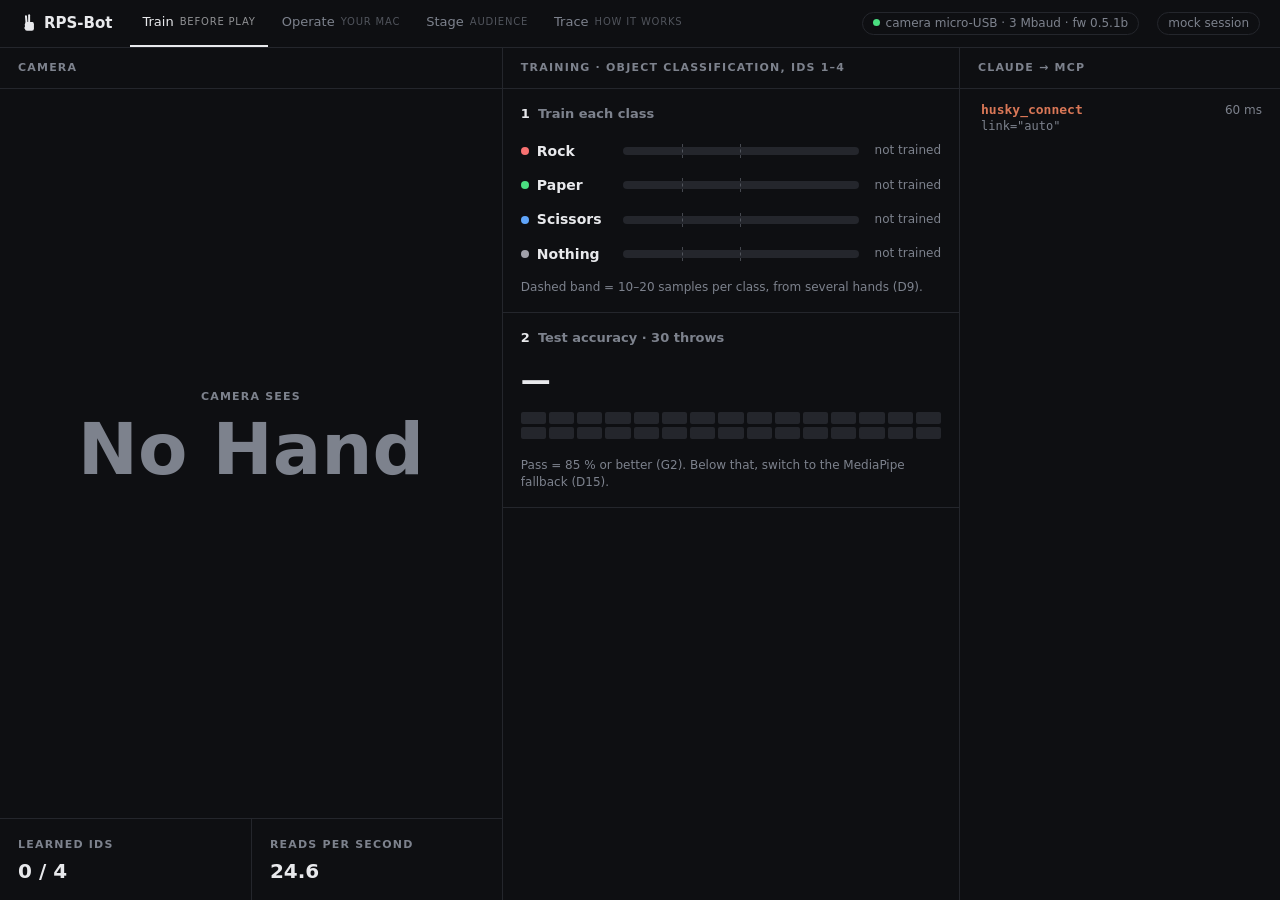
<file: designs/mcp-live-view/train.html>
<!doctype html>
<html lang="en"><head><meta charset="utf-8"><meta name="viewport" content="width=device-width,initial-scale=1">
<title>RPS-Bot · Train</title>
<link rel="stylesheet" href="theme.css">
<style>
body{display:flex;flex-direction:column}
main{flex:1;display:grid;grid-template-columns:minmax(360px,1.1fr) minmax(380px,1fr) minmax(260px,.7fr);min-height:0}
section{border-right:1px solid var(--line);display:flex;flex-direction:column;min-height:0}section:last-child{border-right:0}
/* the same big readout as train_ui.py */
.readout{flex:1;display:flex;flex-direction:column;align-items:center;justify-content:center;text-align:center;padding:30px}
.big{font-size:72px;font-weight:800;line-height:1.05;text-transform:capitalize;margin:8px 0}
.big small{font-size:.45em;font-weight:500;color:var(--dim);margin-left:12px}
.msg{color:var(--dim);min-height:22px}
.bar{height:3px;width:280px;background:var(--line);border-radius:2px;overflow:hidden;margin-top:18px}.bar i{display:block;height:100%;background:var(--text);transition:width .1s}
.facts{display:grid;grid-template-columns:1fr 1fr;border-top:1px solid var(--line)}
.facts div{padding:14px 18px}.facts div+div{border-left:1px solid var(--line)}.facts b{display:block;font-size:20px;margin-top:4px}
/* step 1: classes */
.step{padding:16px 18px;border-bottom:1px solid var(--line)}
.step h3{margin:0 0 10px;font-size:13px;font-weight:600;color:var(--dim)}.step h3 span{color:var(--text);margin-right:8px}
.cls{display:grid;grid-template-columns:90px 1fr 70px;gap:12px;align-items:center;padding:7px 0}
.cls .nm{font-weight:600;text-transform:capitalize;display:flex;align-items:center;gap:8px}.cls .nm i{width:8px;height:8px;border-radius:50%;background:var(--c)}
.track{position:relative;height:8px;border-radius:4px;background:var(--line)}
.track .band{position:absolute;top:-3px;bottom:-3px;left:25%;width:25%;border-left:1px dashed var(--dim);border-right:1px dashed var(--dim);opacity:.5}
.track .fill{position:absolute;left:0;top:0;bottom:0;border-radius:4px;background:var(--c);transition:width .1s}
.cls .n{font-size:12px;color:var(--dim);text-align:right}
.note{font-size:12px;color:var(--dim);margin:8px 0 0}
/* step 2: test */
.acc{display:flex;align-items:baseline;gap:10px}.acc b{font-size:30px}.verdict{font-size:13px;font-weight:700}
.throws{display:grid;grid-template-columns:repeat(15,1fr);gap:3px;margin:10px 0}.throws i{height:12px;border-radius:2px;background:var(--line)}
table{border-collapse:collapse;font-size:12px;width:100%;margin-top:6px}td,th{padding:4px 6px;text-align:center;border-bottom:1px solid var(--line)}
th{color:var(--dim);font-weight:500}td:first-child,th:first-child{text-align:left}td:first-child{text-transform:capitalize}.diag{color:var(--good);font-weight:700}
.players{font-size:12px;color:var(--dim);margin-top:8px}.players b{color:var(--text)}
/* Claude */
.calls{overflow:auto;flex:1;padding:6px 0}
.call{padding:7px 18px;border-left:3px solid transparent}.call.pending{border-left-color:var(--claude);background:rgba(217,119,87,.07)}
.call .top{display:flex;justify-content:space-between}.call .ms{font-size:12px;color:var(--dim)}
.call .args{font:12px var(--mono);color:var(--dim);white-space:nowrap;overflow:hidden;text-overflow:ellipsis}
@media(max-width:1100px){main{grid-template-columns:1fr}section{border-right:0;border-bottom:1px solid var(--line)}.calls{max-height:240px}}
</style></head><body>
<header class="chrome"></header>
<main>
  <section>
    <div class="label panel-h">Camera</div>
    <div class="readout">
      <div class="label" id="label"></div>
      <div class="big" id="big">—</div>
      <div class="msg" id="msg"></div>
      <div class="bar" id="barwrap" hidden><i id="bar"></i></div>
    </div>
    <div class="facts">
      <div><span class="label">Learned IDs</span><b id="learned">0 / 4</b></div>
      <div><span class="label">Reads per second</span><b id="fps">—</b></div>
    </div>
  </section>
  <section>
    <div class="label panel-h">Training · Object Classification, IDs 1–4</div>
    <div class="step"><h3><span>1</span>Train each class</h3><div id="classes"></div>
      <p class="note">Dashed band = 10–20 samples per class, from several hands (D9).</p></div>
    <div class="step"><h3><span>2</span>Test accuracy · 30 throws</h3>
      <div class="acc"><b id="acc">—</b><span id="tally" style="color:var(--dim)"></span><span class="verdict" id="verdict"></span></div>
      <div class="throws" id="throws"></div>
      <table id="conf"></table>
      <div class="players" id="players"></div>
      <p class="note">Pass = 85 % or better (G2). Below that, switch to the MediaPipe fallback (D15).</p></div>
  </section>
  <section>
    <div class="label panel-h">Claude → MCP</div>
    <div class="calls" id="calls"></div>
  </section>
</main>
<script src="feed.js"></script>
<script>
const $=id=>document.getElementById(id);
const G=['rock','paper','scissors','nothing'],HOW={rock:'Closed fist',paper:'Flat open hand',scissors:'Index + middle',nothing:'Empty play zone'};
$('classes').innerHTML=G.map(k=>`<div class="cls" style="--c:var(--${k})"><span class="nm"><i></i>${k}</span>
  <div class="track" title="${HOW[k]}"><div class="band"></div><div class="fill" id="f-${k}"></div></div><span class="n" id="n-${k}"></span></div>`).join('');
const short=a=>Object.entries(a).map(([k,v])=>`${k}=${JSON.stringify(v)}`).join(' ');
LiveFeed.start((s,ev)=>{
  const T=s.training,t=T.test,busy=T.phase!=='idle';
  let label='Camera sees',big=s.vision.sees?s.vision.sees.name:'no hand',sub='',color=s.vision.sees?`var(--${s.vision.sees.name})`:'var(--dim)',msg='';
  if(!s.connected){label='Not connected';big='—';color=''}
  else if(T.phase==='countdown'){label='Get ready · show';big=T.cls;sub=T.count;color=`var(--${T.cls})`;msg='Hold the pose in the play zone when the count ends.'}
  else if(T.phase==='capturing'){label='Hold it';big=T.cls;sub=`${T.progress[0]}/${T.progress[1]}`;color=`var(--${T.cls})`;msg='Vary position and angle a little between samples.'}
  else if(T.phase==='testing'){label=`Throw ${t.idx} of ${t.n} · show`;big=T.cls;color=`var(--${T.cls})`;msg=s.vision.sees?`read as ${s.vision.sees.name}`:'';}
  $('label').textContent=label;$('big').innerHTML=(big||'—')+(sub!==''?`<small>${sub}</small>`:'');$('big').style.color=color;$('msg').textContent=msg;
  $('barwrap').hidden=!busy;$('bar').style.width=T.progress[1]?100*T.progress[0]/T.progress[1]+'%':0;
  $('learned').textContent=`${T.learned_ids} / 4`;$('fps').textContent=s.vision.fps??'—';
  for(const k of G){const n=T.samples[k];$('f-'+k).style.width=Math.min(100,n/40*100)+'%';$('n-'+k).textContent=n?n+' samples':'not trained'}
  if(t){const pass=t.accuracy>=.85;$('acc').textContent=t.accuracy==null?'—':Math.round(t.accuracy*100)+'%';$('tally').textContent=`${t.correct}/${t.results.length}`;
    $('verdict').textContent=t.done?(pass?'PASS':'FAIL'):'';$('verdict').style.color=pass?'var(--good)':'var(--bad)';
    $('throws').innerHTML=Array.from({length:t.n},(_,i)=>{const r=t.results[i];return `<i style="background:${r?(r.hit?'var(--good)':'var(--bad)'):''}" title="${r?r.player+': '+r.target+' → '+r.got:''}"></i>`}).join('');
    const cols=['rock','paper','scissors','nothing','unknown'];
    $('conf').innerHTML='<tr><th>shown → read as</th>'+cols.map(c=>`<th>${c}</th>`).join('')+'</tr>'+['rock','paper','scissors'].map(r=>{const row=t.confusion[r]||{};
      return `<tr><td class="g-${r}">${r}</td>`+cols.map(c=>`<td class="${c===r&&row[c]?'diag':''}">${row[c]||'·'}</td>`).join('')+'</tr>'}).join('');
    $('players').innerHTML=Object.keys(t.players).length?'By player: '+Object.entries(t.players).map(([p,[h,n]])=>`<b>${p}</b> ${h}/${n}`).join(' · '):'';
  }else{$('acc').textContent='—';$('tally').textContent='';$('verdict').textContent='';$('throws').innerHTML='<i></i>'.repeat(30);$('conf').innerHTML='';$('players').innerHTML=''}
  if(ev.type==='tool.call'||ev.type==='tool.result')$('calls').innerHTML=s.calls.map(c=>`<div class="call ${c.pending?'pending':''}">
    <div class="top"><span class="tool">${c.tool}</span><span class="ms">${c.pending?'running…':c.ok?c.ms+' ms':'error'}</span></div><div class="args">${short(c.args)}</div></div>`).join('');
},{scenario:'train',screen:'train.html'});
</script></body></html>
</file>
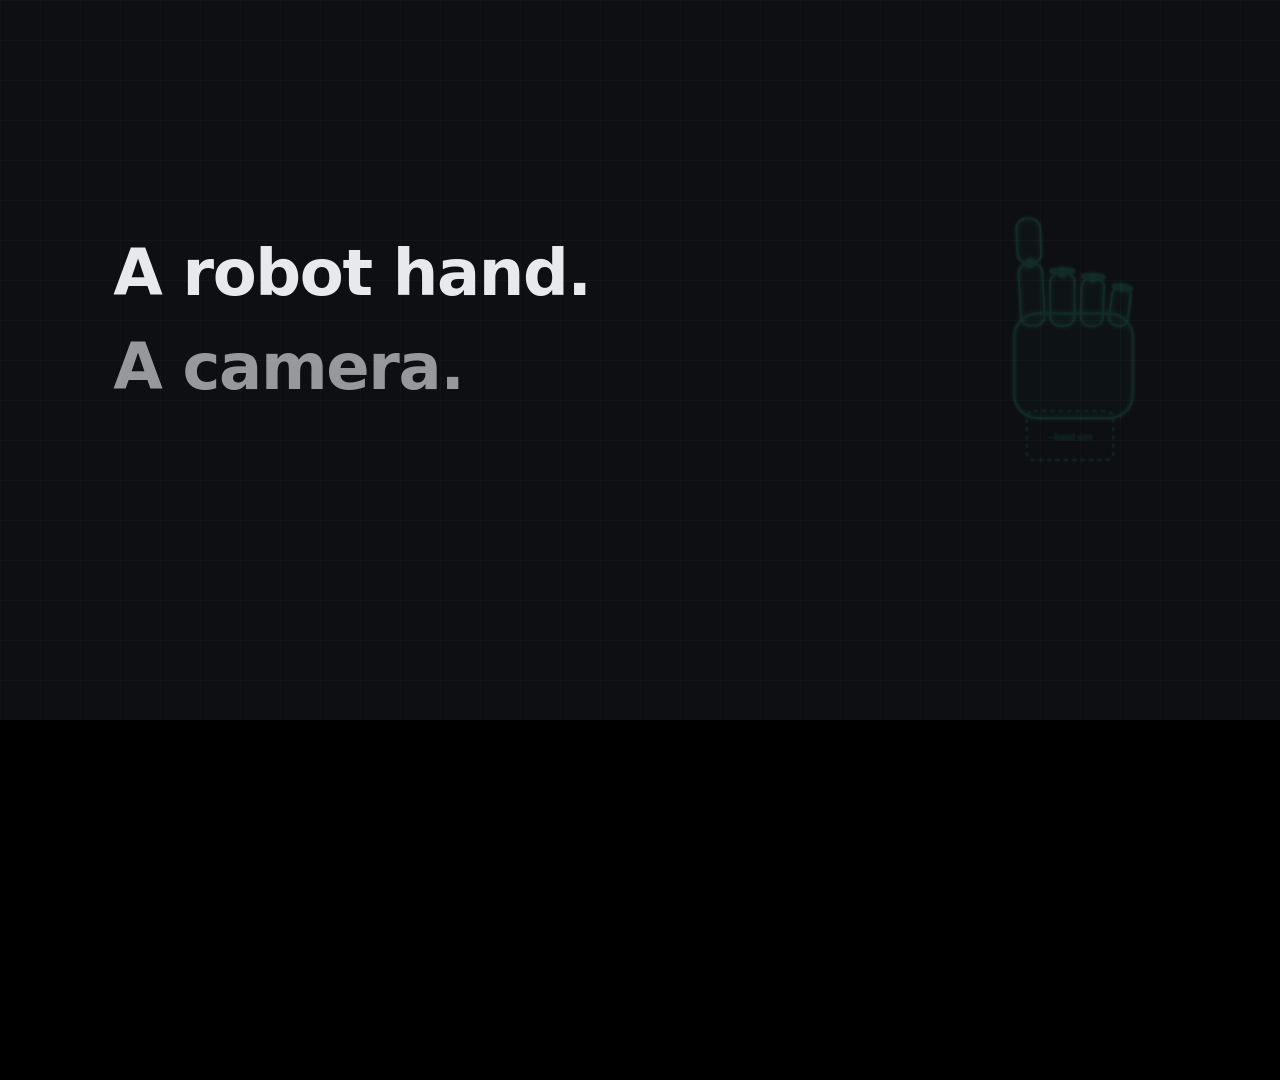
<file: designs/product-video/video.html>
<!doctype html>
<html lang="en">
<head>
<meta charset="utf-8">
<title>Throwing Hands: product video</title>
<!-- A deterministic 1920x1080 timeline. Every frame is renderAt(t): no CSS animations, so render.mjs can capture
     it frame by frame. Open in a browser to watch it live (space = pause, arrows = scrub). -->
<style>
:root{
  --bg:#0e0f12;--panel:#15171c;--panel2:#1b1e24;--line:#24262c;--text:#e8e9ec;--dim:#7d828d;
  --rock:#f87171;--paper:#4ade80;--scissors:#60a5fa;--good:#4ade80;--bad:#f87171;--warn:#fbbf24;
  --claude:#d97757;--xiao:#34d399;--husky:#f59e0b;--pla:#ece5d3;
  --mono:ui-monospace,SFMono-Regular,Menlo,monospace;
}
*{box-sizing:border-box}
html,body{margin:0;background:#000;overflow:hidden}
#stage{position:relative;width:1920px;height:1080px;background:var(--bg);color:var(--text);overflow:hidden;
  font:28px/1.35 -apple-system,"SF Pro Display",system-ui,sans-serif;transform-origin:0 0}
.layer{position:absolute;inset:0}
.abs{position:absolute}
.center{display:flex;align-items:center;justify-content:center}
.col{display:flex;flex-direction:column}
.mono{font-family:var(--mono)}
.h1{font-weight:800;letter-spacing:-2px}
.label{font-size:18px;letter-spacing:3px;text-transform:uppercase;color:var(--dim);font-weight:700}
.grid{background-image:linear-gradient(var(--line) 1px,transparent 1px),linear-gradient(90deg,var(--line) 1px,transparent 1px);
  background-size:60px 60px}
.panel{background:var(--panel);border:1px solid var(--line);border-radius:22px}
.chip{display:inline-flex;align-items:center;gap:10px;font:600 22px var(--mono);padding:8px 16px;border-radius:12px;
  border:1px solid var(--line);background:var(--panel2);white-space:nowrap}
.chip .ok{color:var(--good)}
.tool{color:var(--claude)}
.node{position:absolute;border-radius:16px;border:2px solid var(--line);background:var(--panel);padding:14px 20px;
  font:600 22px var(--mono);text-align:center;white-space:nowrap}
.state{display:inline-flex;align-items:center;justify-content:center;font:700 22px var(--mono);padding:10px 20px;border-radius:14px;
  border:2px solid var(--line);background:var(--panel);color:var(--dim);white-space:nowrap}
.state.on{border-color:var(--claude);color:#fff;background:#2a1d18;box-shadow:0 0 30px rgba(217,119,87,.45)}
.arrow{color:#3a3d45;font:700 24px var(--mono);margin:0 8px}
.cap{position:absolute;left:0;right:0;bottom:56px;text-align:center;font-size:34px;color:#cfd2d8;font-weight:500}
.cap b{color:#fff}
.chapter{position:absolute;left:64px;top:52px;font:700 18px var(--mono);letter-spacing:3px;color:var(--dim)}
.chapter i{font-style:normal;color:var(--claude)}
.badge{display:inline-flex;align-items:center;gap:10px;font:700 20px var(--mono);padding:8px 16px;border-radius:99px;border:2px solid}
.dot{width:12px;height:12px;border-radius:50%;display:inline-block}
.bubble{border-radius:20px;padding:18px 24px;font-size:26px;line-height:1.4}
.bubble.user{background:#2b2d33;align-self:flex-end;max-width:640px}
.json{font:21px/1.5 var(--mono);white-space:pre;color:#c9ccd3}
.json .k{color:#93c5fd}.json .s{color:#fcd34d}.json .n{color:#f0abfc}.json .c{color:var(--dim)}
.cam{position:absolute;border-radius:20px;border:3px solid var(--husky);background:#0b0c0f;overflow:hidden}
.cam .hdr{position:absolute;left:0;right:0;top:0;height:44px;background:rgba(245,158,11,.12);display:flex;align-items:center;
  padding:0 16px;font:700 17px var(--mono);color:var(--husky);letter-spacing:1px}
.bbox{position:absolute;border:3px solid;border-radius:8px}
.bbox span{position:absolute;left:-3px;top:-34px;font:700 18px var(--mono);padding:3px 10px;color:#000;border-radius:6px 6px 6px 0}
.bar{height:14px;border-radius:7px;background:#25282f;overflow:hidden}
.bar i{display:block;height:100%;border-radius:7px}
</style>
</head>
<body>
<div id="stage"></div>
<script>
// ---------- helpers ----------
const W = 1920, H = 1080, FPS = 30;
const clamp = (x, a = 0, b = 1) => Math.max(a, Math.min(b, x));
const lerp = (a, b, k) => a + (b - a) * k;
const prog = (t, a, b) => clamp((t - a) / (b - a));
const eo = k => 1 - Math.pow(1 - k, 3);                       // ease out cubic
const eio = k => k < .5 ? 4 * k * k * k : 1 - Math.pow(-2 * k + 2, 3) / 2;
const back = k => { const c = 1.7; return 1 + (c + 1) * Math.pow(k - 1, 3) + c * Math.pow(k - 1, 2); };
// appear: opacity + rise, from time a over d seconds
const ap = (t, a, d = .5, dy = 30) => { const k = eo(prog(t, a, a + d)); return `opacity:${k};transform:translateY(${(1 - k) * dy}px);`; };
const pop = (t, a, d = .45) => { const k = prog(t, a, a + d); return `opacity:${clamp(k * 3)};transform:scale(${lerp(.6, 1, back(k))});`; };
const fadeOut = (t, a, d = .4) => 1 - prog(t, a, a + d);
const typed = (s, t, a, cps) => s.slice(0, Math.max(0, Math.floor((t - a) * cps)));
const caret = (t) => (Math.floor(t * 2.2) % 2 ? '' : '<span style="color:var(--claude)">▍</span>');
const esc = s => s.replace(/&/g, '&amp;').replace(/</g, '&lt;');

// ---------- the hand ----------
// Front view of the printed hand: index, middle, ring+little ganged; no thumb.
// open: 1 = straight, 0 = curled, matching the server's pose values. style: 'real' (PLA print) or 'sim' (wireframe).
function finger(x, w, L1, L2, open, style, tilt = 0) {
  const c = 1 - clamp(open);
  const a1 = c * 80 * Math.PI / 180, a2 = c * 172 * Math.PI / 180;
  const y1 = -L1 * Math.cos(a1), y2 = y1 - L2 * Math.cos(a2);
  const real = style === 'real';
  const fill = real ? 'var(--pla)' : 'rgba(52,211,153,.10)';
  const stroke = real ? '#a79b80' : 'var(--xiao)';
  const fold = real ? '#cfc6ae' : 'rgba(52,211,153,.22)';
  const seg = (ya, yb, f) => {
    const top = Math.min(ya, yb), h = Math.max(6, Math.abs(yb - ya));
    return `<rect x="${-w / 2}" y="${top}" width="${w}" height="${h}" rx="${w / 2.4}" fill="${f}" stroke="${stroke}" stroke-width="3"/>`;
  };
  const tendon = real ? `<line x1="0" y1="0" x2="0" y2="${y2 * .96}" stroke="var(--claude)" stroke-width="2" stroke-dasharray="6 5" opacity=".75"/>` : '';
  return `<g transform="translate(${x},200) rotate(${tilt})">
    ${seg(8, y1, fill)}${seg(y1, y2, y2 > y1 ? fold : fill)}${tendon}
    <circle cx="0" cy="${y1}" r="${w * .22}" fill="${real ? '#b9ad92' : 'var(--xiao)'}" opacity=".9"/>
  </g>`;
}
function hand({ index = 1, middle = 1, rl = 1, tilt = 0, style = 'real', size = 360, glow = null } = {}) {
  const real = style === 'real';
  const stroke = real ? '#a79b80' : 'var(--xiao)';
  const palmFill = real ? 'var(--pla)' : 'rgba(52,211,153,.07)';
  const filt = real ? '' : 'filter="url(#simglow)"';
  const g = glow ? `<ellipse cx="150" cy="240" rx="150" ry="170" fill="${glow}" opacity=".18"/>` : '';
  return `<svg width="${size}" height="${size * 4 / 3}" viewBox="0 -20 300 420" style="overflow:visible">
  <defs><filter id="simglow" x="-30%" y="-30%" width="160%" height="160%"><feGaussianBlur stdDeviation="3" result="b"/>
    <feMerge><feMergeNode in="b"/><feMergeNode in="SourceGraphic"/></feMerge></filter></defs>
  ${g}
  <g transform="rotate(${tilt} 150 380)" ${filt}>
    ${real ? `<rect x="88" y="330" width="124" height="70" rx="10" fill="#2a2d34" stroke="#3a3e47" stroke-width="3"/>
      <text x="150" y="372" text-anchor="middle" font-family="ui-monospace,Menlo" font-size="15" fill="#7d828d">4× MG90S</text>`
           : `<rect x="88" y="330" width="124" height="70" rx="10" fill="none" stroke="var(--xiao)" stroke-width="2" stroke-dasharray="6 6"/>
      <text x="150" y="372" text-anchor="middle" font-family="ui-monospace,Menlo" font-size="15" fill="var(--xiao)">--hand sim</text>`}
    <rect x="70" y="190" width="170" height="150" rx="34" fill="${palmFill}" stroke="${stroke}" stroke-width="3"/>
    ${real ? `<circle cx="96" cy="300" r="5" fill="#b9ad92"/><circle cx="214" cy="300" r="5" fill="#b9ad92"/>` : ''}
    ${finger(97, 34, 82, 64, index, style, -3)}
    ${finger(139, 35, 90, 70, middle, style)}
    ${finger(181, 32, 80, 62, rl, style, 2)}
    ${finger(219, 27, 62, 48, rl, style, 7)}
  </g>
  </svg>`;
}
// Poses follow the server's [thumb, index, middle, ring+little] values (no thumb). Middle sits half-curled with ring+little
// whenever index works alone: the fallback's middle=1 would leave only the middle finger up.
const POSE = { rock: { index: 0, middle: 0, rl: 0 }, paper: { index: 1, middle: 1, rl: 1 }, scissors: { index: 1, middle: 1, rl: 0 },
  claw: { index: .5, middle: .5, rl: .5 }, open: { index: 1, middle: 1, rl: 1 }, rest: { index: 1, middle: .5, rl: .5 } };
const mix = (p, q, k) => ({ index: lerp(p.index, q.index, k), middle: lerp(p.middle ?? 1, q.middle ?? 1, k), rl: lerp(p.rl, q.rl, k) });
const EMO = { rock: '✊', paper: '✋', scissors: '✌️', up: '👍', down: '👎' };
const GCOL = { rock: 'var(--rock)', paper: 'var(--paper)', scissors: 'var(--scissors)', up: 'var(--good)', down: 'var(--bad)', nothing: '#a1a1aa' };

function camera(x, y, w, h, gesture, label, conf, extra = '') {
  const em = gesture && EMO[gesture] ? `<div class="abs center" style="left:0;right:0;top:44px;bottom:0;font-size:${h * .42}px">${EMO[gesture]}</div>
    <div class="bbox" style="border-color:${GCOL[gesture]};left:${w * .27}px;top:${h * .25}px;width:${w * .46}px;height:${h * .6}px">
    <span style="background:${GCOL[gesture]}">${label}${conf ? ' ' + conf : ''}</span></div>` : '';
  return `<div class="cam" style="left:${x}px;top:${y}px;width:${w}px;height:${h}px">
    <div class="hdr"><span class="dot" style="background:var(--bad);margin-right:10px"></span>HUSKYLENS · CLASSIFICATION</div>${em}${extra}</div>`;
}
function stateStrip(names, active, y, opts = {}) {
  const loops = opts.loops || {};
  return `<div class="abs center" style="left:0;right:0;top:${y}px">${names.map((n, i) =>
    `${i ? '<span class="arrow">→</span>' : ''}<span class="state ${n === active ? 'on' : ''}">${n}${loops[n] ? ' ⟲' : ''}</span>`).join('')}</div>`;
}
function chapter(n, name) { return `<div class="chapter"><i>${n}</i> · ${name}</div>`; }

// ---------- scenes ----------
// [start, end, fn(localTime, duration)]
const S = [];
const scene = (dur, fn) => { const a = S.length ? S[S.length - 1][1] : 0; S.push([a, a + dur, fn]); };

// 1. Cold open
scene(6.5, (t) => {
  const words = [['A robot hand.', .3], ['A camera.', 1.2], ['And Claude.', 2.1]];
  const out = fadeOut(t, 3.1, .5);
  const k = eo(prog(t, 3.5, 4.4));
  return `<div class="layer grid" style="opacity:.25"></div>
  <div class="abs" style="right:150px;top:${250 - k * 30}px;opacity:${.15 + .85 * prog(t, 3.5, 4.5)}">${hand({ style: 'sim', size: 330, ...mix(POSE.rest, POSE.paper, prog(t, 4, 5)) })}</div>
  <div class="layer col" style="justify-content:center;padding-left:170px;opacity:${out}">
    ${words.map(([w, a]) => `<div class="h1" style="font-size:96px;${ap(t, a, .45)}">${w}</div>`).join('')}
  </div>
  <div class="layer col" style="justify-content:center;padding-left:170px">
    <div class="label" style="${ap(t, 3.5, .5)};color:var(--claude)">RPS-Bot presents</div>
    <div class="h1" style="font-size:150px;line-height:1;margin-top:14px;${ap(t, 3.6, .6, 50)}">THROWING<br>HANDS</div>
    <div style="font-size:40px;color:#c9ccd3;margin-top:28px;max-width:950px;${ap(t, 4.3, .6)}">A robot that plays gesture games, where the games themselves are <b style="color:var(--claude)">vibe-coded from chat</b>.</div>
  </div>`;
});

// 2. The rig: one server, real hand or simulator
scene(12, (t) => {
  const cyc = ['rock', 'paper', 'scissors'];
  const ph = Math.max(0, t - 6) / 1.4, i = Math.floor(ph) % 3, k = eio(clamp((ph % 1) * 2.5));
  const pose = t < 6 ? POSE.rest : mix(POSE[cyc[(i + 2) % 3]], POSE[cyc[i]], k);
  const wire = (x1, y1, x2, y2, a, col = '#3a3d45') => { const p = eo(prog(t, a, a + .6));
    return `<line x1="${x1}" y1="${y1}" x2="${lerp(x1, x2, p)}" y2="${lerp(y1, y2, p)}" stroke="${col}" stroke-width="4" stroke-dasharray="10 8"/>`; };
  return `${chapter('01', 'THE RIG')}
  <div class="abs h1" style="left:64px;top:100px;font-size:72px;${ap(t, .2)}">One rig. Two ways to play.</div>
  <svg class="abs" style="left:0;top:0" width="1920" height="1080">
    ${wire(430, 560, 700, 560, 1.4)}${wire(1060, 560, 790 + 1060 - 790, 560, 1.4)}
    ${wire(880, 640, 880, 720, 2.2)}
    ${wire(1060, 480, 1290, 330, 3.0, 'var(--xiao)')}${wire(1060, 640, 1290, 790, 3.6, 'var(--xiao)')}
  </svg>
  <div class="node" style="left:110px;top:500px;width:320px;border-color:var(--husky);${pop(t, .8)}">
    <div style="font-size:40px">📷</div>HuskyLens Pro<div style="font-size:17px;color:var(--dim);font-weight:500">reads your hand</div></div>
  <div class="node" style="left:700px;top:470px;width:360px;border-color:var(--claude);background:#211a17;${pop(t, 1.2)}">
    <div class="label" style="color:var(--claude)">the engine</div><div style="font-size:30px;margin-top:6px">MCP server</div>
    <div style="font-size:17px;color:var(--dim);font-weight:500">laptop · Python · state machines</div></div>
  <div class="node" style="left:700px;top:720px;width:360px;${pop(t, 2.2)}">
    <div style="font-size:30px;color:var(--claude)">✳ Claude Desktop</div><div style="font-size:17px;color:var(--dim);font-weight:500">writes &amp; edits the game over MCP</div></div>
  <div class="abs" style="left:1290px;top:120px;width:560px;${pop(t, 3.4)}">
    <div class="badge" style="border-color:var(--xiao);color:var(--xiao)">--hand real</div>
    <div style="display:flex;align-items:center;gap:20px;margin-top:10px">
      ${hand({ style: 'real', size: 230, ...pose })}
      <div style="font:20px/1.6 var(--mono);color:#c9ccd3">XIAO RP2040<br>→ PCA9685<br>→ 4× MG90S<br>→ printed, tendon-driven hand</div></div></div>
  <div class="abs" style="left:1290px;top:580px;width:560px;${pop(t, 4.0)}">
    <div class="badge" style="border-color:var(--scissors);color:var(--scissors)">--hand sim</div>
    <div style="display:flex;align-items:center;gap:20px;margin-top:10px">
      ${hand({ style: 'sim', size: 230, ...pose })}
      <div style="font:20px/1.6 var(--mono);color:#c9ccd3">no servos plugged in<br>→ the same poses,<br>&nbsp;&nbsp;drawn on screen</div></div></div>
  <div class="cap" style="${ap(t, 5.2)}">Same server, same game, same moves. <b>Plug the hand in, or don't.</b></div>`;
});

// 3. The engine vs the states (the core idea)
scene(15, (t) => {
  const caps = ['reads the camera', 'runs the timers', 'fires transitions', 'rolls the dice', 'drives the hand', 'validates every rule'];
  const slots = [
    ['start', '{"random": {"into": "number"}}', 175, 260],
    ['reveal', '{"show": "NUMBER {number}"}', 175, 470],
    ['tap', '{"pose": [1, 0, 1, 0.5]}', 175, 680],
    ['guess', '"gesture:up": …', 1345, 260],
    ['right', '{"add": {"score": 1}}', 1345, 470],
    ['lose', '{"speak": "Roasted."}', 1345, 680],
  ];
  const split = prog(t, 9.6, 10.4);
  const gear = t * 40;
  return `${chapter('02', 'ENGINE + STATES')}
  <div class="abs h1" style="left:0;right:0;text-align:center;top:100px;font-size:68px;opacity:${1 - split}">
    <span style="${ap(t, .2)};display:inline-block">The server knows no games.</span></div>
  <div class="abs h1" style="left:0;right:0;text-align:center;top:190px;font-size:40px;color:#c9ccd3;font-weight:600;opacity:${1 - split}">
    <span style="${ap(t, 4.6)};display:inline-block">A game is just a list of <span style="color:var(--claude)">states</span>.</span></div>
  <div class="panel abs" style="left:${lerp(660, 160, eio(split))}px;top:${lerp(300, 300, split)}px;width:600px;height:${lerp(560, 600, split)}px;
     border:3px solid var(--line);${pop(t, .8)};padding:34px 40px">
    <div style="display:flex;align-items:center;gap:20px">
      <svg width="70" height="70" viewBox="-50 -50 100 100"><g transform="rotate(${gear})">
        ${Array.from({ length: 8 }, (_, i) => `<rect x="-9" y="-48" width="18" height="22" rx="4" fill="#5b606b" transform="rotate(${i * 45})"/>`).join('')}
        <circle r="32" fill="#5b606b"/><circle r="12" fill="var(--panel)"/></g></svg>
      <div><div class="label">the state machine</div><div class="h1" style="font-size:54px;letter-spacing:-1px">THE ENGINE</div></div></div>
    <div style="margin-top:22px;font:26px/2 var(--mono)">${caps.map((c, i) =>
      `<div style="${ap(t, 1.4 + i * .35, .4, 12)}"><span style="color:var(--good)">✓</span> ${c}</div>`).join('')}</div>
  </div>
  ${slots.map(([n, code, x, y], i) => {
    const a = 5.2 + i * .45;
    const empty = t < a;
    const tx = 1110 - x, ty = split ? (i * 95 + 300) - y : 0;
    return `<div class="abs" style="left:${x + tx * eio(split)}px;top:${y + ty * eio(split)}px;width:${lerp(400, 640, split)}px;height:${lerp(150, 82, split)}px;
      border-radius:16px;border:2px ${empty ? 'dashed #3a3d45' : 'solid var(--claude)'};background:${empty ? 'transparent' : '#211a17'};
      padding:${lerp(18, 12, split)}px 22px;opacity:${prog(t, 4.6 + i * .1, 5.0 + i * .1)}">
      ${empty ? `<div class="mono" style="color:#3a3d45;font-size:22px">state ?</div>` :
        `<div style="${pop(t, a, .4)};transform-origin:left">
          <div class="mono" style="font-weight:700;font-size:24px;color:#fff;display:inline-block;width:${split ? 110 : 400}px">${n}</div>
          <div class="mono" style="font-size:19px;color:var(--warn);display:inline-block">${esc(code)}</div></div>`}</div>`;
  }).join('')}
  <div class="abs" style="left:160px;top:930px;width:600px;text-align:center;opacity:${split}">
    <div style="font-size:30px;font-weight:700">Written once. Tested. <span style="color:var(--dim)">Boring on purpose.</span></div></div>
  <div class="abs" style="left:1110px;top:930px;width:640px;text-align:center;opacity:${split}">
    <div style="font-size:30px;font-weight:700"><span style="color:var(--claude)">Vibe-coded live</span>, by Claude, from one sentence.</div></div>
  <div class="abs h1" style="left:0;right:0;text-align:center;top:120px;font-size:60px;opacity:${prog(t, 10.2, 10.8)}">
    The engine is the project. <span style="color:var(--claude)">The states are the vibes.</span></div>
  <div class="abs" style="left:0;right:0;text-align:center;top:200px;font-size:28px;color:var(--dim);opacity:${prog(t, 11.2, 11.8)}">
    Rules are data, not code. No firmware change, no redeploy between games.</div>`;
});

// 4. RPS warm-up (software mode)
const RPS_ROUNDS = [['paper', 'rock', 'you'], ['rock', 'paper', 'robot'], ['scissors', 'rock', 'robot']];
function rpsScene(t, rounds, roundLen, opts) {
  const r = Math.min(rounds.length - 1, Math.floor(t / roundLen)), lt = t - r * roundLen;
  const [you, bot, win] = rounds[r];
  let ys = 0, rs = 0;
  rounds.forEach((rd, i) => { if (i < r || (i === r && lt > roundLen * .62)) rd[2] === 'you' ? ys++ : rs++; });
  const shoot = roundLen * .35, rev = roundLen * .5;
  const pumps = lt < shoot ? Math.abs(Math.sin(lt / shoot * Math.PI * 1.5)) : 0;
  const pose = lt < shoot ? POSE.rock : mix(POSE.rock, POSE[bot], eo(prog(lt, shoot, shoot + .2)));
  const st = lt < shoot * .4 ? 'round_start' : lt < shoot ? 'shoot' : lt < rev + .15 ? 'reveal' : lt < roundLen * .8 ? 'report' : 'round_end';
  const showRes = lt > roundLen * .62;
  const resTxt = win === 'you' ? 'YOU WIN' : 'ROBOT WINS';
  return `
  ${camera(130, 270, 470, 420, lt > shoot * .7 ? you : null, you, lt > shoot * .7 ? (0.9 + (r % 3) * .03).toFixed(2) : '')}
  <div class="abs label" style="left:130px;top:710px;width:470px;text-align:center">real camera · real throw</div>
  <div class="abs col center" style="left:660px;top:280px;width:600px">
    <div class="label">${opts.title}</div>
    <div class="h1" style="font-size:150px;line-height:1.1;margin-top:10px">
      <span style="color:var(--good)">${ys}</span><span style="color:#3a3d45"> – </span><span style="color:var(--bad)">${rs}</span></div>
    <div class="mono" style="font-size:22px;color:var(--dim)">YOU&nbsp;&nbsp;&nbsp;&nbsp;&nbsp;&nbsp;&nbsp;&nbsp;&nbsp;&nbsp;ROBOT</div>
    <div class="h1" style="font-size:52px;margin-top:30px;color:${win === 'you' ? 'var(--good)' : 'var(--bad)'};opacity:${showRes ? 1 : 0}">${resTxt}</div>
    <div class="mono" style="font-size:22px;color:var(--dim);margin-top:6px">round ${r + 1} of ${rounds.length}</div>
  </div>
  <div class="abs" style="left:1320px;top:${230 - pumps * 30}px">${hand({ style: opts.style, size: 340, ...pose, glow: lt > shoot ? GCOL[bot] : null })}</div>
  <div class="abs label" style="left:1300px;top:710px;width:470px;text-align:center">${opts.handLabel}</div>
  ${stateStrip(['round_start', 'shoot', 'reveal', 'report', 'round_end'], st, 820)}`;
}
scene(11, (t) => `${chapter('03', 'WARM-UP')}
  <div class="abs h1" style="left:64px;top:100px;font-size:64px;${ap(t, .1)}">Rock, paper, scissors. Best of three.</div>
  <div class="abs" style="right:64px;top:110px;${ap(t, .4)}"><span class="badge" style="border-color:var(--scissors);color:var(--scissors)">software mode · --hand sim</span></div>
  <div style="opacity:${prog(t, .6, 1.1)}">${rpsScene(Math.max(0, t - 1), RPS_ROUNDS, 3.1, { title: 'fair match', style: 'sim', handLabel: 'simulated robot hand' })}</div>
  <div class="cap" style="${ap(t, 1.3)}">RPS is a state machine too: <b>Claude starts it with <span class="tool mono">start_machine('rps')</span>.</b></div>`);

// 5. "I always win": a patch, not a deploy
scene(9.5, (t) => {
  const rounds = [['rock', 'scissors', 'you'], ['paper', 'rock', 'you'], ['scissors', 'paper', 'you']];
  const chatOut = prog(t, 3.6, 4.1);
  return `${chapter('04', 'CHANGE THE RULES')}
  <div class="abs" style="right:64px;top:110px;opacity:${chatOut}"><span class="badge" style="border-color:var(--claude);color:var(--claude)">mode: rigged_lose</span></div>
  <div class="abs col" style="left:560px;top:${lerp(300, 260, eio(chatOut))}px;width:800px;gap:18px;opacity:${1 - chatOut}">
    <div class="bubble user" style="${ap(t, .2)}">${typed('Change the rules. I always win.', t, .3, 30)}${t < 1.4 ? caret(t) : ''}</div>
    <div class="chip" style="align-self:flex-start;${ap(t, 1.6)}"><span class="tool">patch_machine</span>('rps', set_vars) <span class="ok">✓</span></div>
    <div class="panel json" style="padding:20px 26px;align-self:flex-start;${ap(t, 2.0)}"><span class="k">"mode"</span>: <span style="text-decoration:line-through;color:var(--dim)">"fair"</span> <span class="s">"rigged_lose"</span></div>
  </div>
  <div style="opacity:${chatOut}">${rpsScene(Math.max(0, t - 4.0), rounds, 1.75, { title: 'rigged_lose', style: 'sim', handLabel: 'reads you first, then loses' })}</div>
  <div class="cap" style="${ap(t, 4.4)}">Changing the rules is <b>a patch to a running game</b>, not a redeploy.</div>`;
});

// 6. "I'm bored": Claude writes the game
const PROMPT = "Ok, I'm bored of rock paper scissors. Make up a new game: higher or lower, numbers 1 to 10, thumbs up means higher, thumbs down means lower. Use the hand: tap out each number, open up when I'm right, wag your finger and roast me if I lose. Teach yourself thumbs up and thumbs down, then let's play.";
const JSON_LINES = [
  ['{', ''], ['  <k>"name"</k>: <s>"higher_lower"</s>,', ''], ['  <k>"gestures"</k>: [<s>"up"</s>, <s>"down"</s>],', ''],
  ['  <k>"states"</k>: {', ''],
  ['    <k>"start"</k>:  { <k>"random"</k>: {<k>"into"</k>: <s>"number"</s>, <k>"low"</k>: <n>1</n>, <k>"high"</k>: <n>10</n>} },', 'start'],
  ['    <k>"reveal"</k>: { <k>"show"</k>: <s>"NUMBER {number}"</s> },', 'reveal'],
  ['    <k>"tap"</k>:    { <k>"pose"</k>: [<n>1</n>, <n>0</n>, <n>1</n>, <n>0.5</n>], <c>// loop until taps == number</c> },', 'tap'],
  ['    <k>"guess"</k>:  { <k>"pose"</k>: <s>claw</s>, <k>"on"</k>: { <s>"gesture:up"</s>: …, <s>"gesture:down"</s>: … } },', 'guess'],
  ['    <k>"right"</k>:  { <k>"add"</k>: {<k>"score"</k>: <n>1</n>}, <k>"pose"</k>: <s>open</s> },', 'right'],
  ['    <k>"lose"</k>:   { <k>"pose"</k>: <s>wag ×4</s>, <k>"speak"</k>: <s>"roast"</s> }', 'lose'],
  ['  }', ''], ['}', ''],
];
const hl = s => s.replace(/<k>/g, '<span class="k">').replace(/<s>/g, '<span class="s">').replace(/<n>/g, '<span class="n">')
  .replace(/<c>/g, '<span class="c">').replace(/<\/[ksnc]>/g, '</span>');
scene(15.5, (t) => {
  const bored = 1 - prog(t, 1.4, 1.8);
  const tc = t - 1.6;
  const graphK = prog(t, 11, 11.8);
  const nodes = [['start', 0], ['reveal', 1], ['tap', 2], ['guess', 3], ['right', 4], ['lose', 4]];
  return `${chapter('05', 'GET BORED')}
  <div class="layer center h1" style="font-size:150px;opacity:${bored * prog(t, .1, .4)}">“I'm bored.”</div>
  <div class="abs panel" style="left:70px;top:130px;width:760px;height:830px;padding:28px;opacity:${prog(t, 1.6, 2)}">
    <div style="display:flex;align-items:center;gap:12px;border-bottom:1px solid var(--line);padding-bottom:16px">
      <span style="color:var(--claude);font-size:32px">✳</span><b>Claude</b><span style="color:var(--dim);font-size:20px">· connected to throwing-hands MCP</span></div>
    <div class="col" style="gap:18px;margin-top:22px">
      <div class="bubble user" style="font-size:23px;max-width:700px">${esc(typed(PROMPT, tc, 0, 95))}${tc < 3.4 ? caret(t) : ''}</div>
      <div class="chip" style="align-self:flex-start;${ap(tc, 3.6, .35)}"><span class="tool">machine_reference</span>() <span class="ok">✓</span></div>
      <div class="chip" style="align-self:flex-start;${ap(tc, 4.1, .35)}"><span class="tool">define_machine</span>('higher_lower', swap_gestures=true) ${tc > 9.2 ? '<span class="ok">✓</span>' : '<span style="color:var(--warn)">…</span>'}</div>
      <div style="font-size:23px;color:#c9ccd3;${ap(tc, 10.6, .4)}">New game's ready. Show me a thumbs up so I can learn it 👍</div>
    </div></div>
  <div class="abs panel" style="left:880px;top:130px;width:970px;height:${lerp(560, 360, eio(graphK))}px;padding:24px 28px;opacity:${prog(tc, 4.2, 4.6)};overflow:hidden">
    <div class="label" style="margin-bottom:12px">machine: higher_lower.json <span style="color:var(--claude)">· written by Claude, just now</span></div>
    <div class="json" style="font-size:${lerp(19, 15, eio(graphK))}px">${JSON_LINES.map(([l], i) => `<div style="opacity:${prog(tc, 4.6 + i * .36, 4.8 + i * .36)}">${hl(l)}</div>`).join('')}</div>
  </div>
  <div class="abs" style="left:880px;top:520px;width:970px;opacity:${graphK}">
    <div class="label" style="margin-bottom:18px">validated → loaded into the engine</div>
    <svg width="970" height="260" viewBox="0 0 970 260" style="overflow:visible;margin-top:46px">
      ${(() => { const P = { start: [70, 80], reveal: [250, 80], tap: [430, 80], guess: [620, 80], right: [850, 30], lose: [850, 150] };
        const e = (a, b, bend = 0) => `<path d="M${P[a][0] + 70},${P[a][1]} Q${(P[a][0] + P[b][0]) / 2 + 35},${(P[a][1] + P[b][1]) / 2 + bend} ${P[b][0] - 70},${P[b][1]}" stroke="#4a4e58" stroke-width="3" fill="none" marker-end="url(#ah)"/>`;
        return `<defs><marker id="ah" viewBox="0 0 10 10" refX="9" refY="5" markerWidth="7" markerHeight="7" orient="auto"><path d="M0,0L10,5L0,10z" fill="#4a4e58"/></marker></defs>
        ${e('start', 'reveal')}${e('reveal', 'tap')}${e('tap', 'guess')}${e('guess', 'right')}${e('guess', 'lose')}
        <path d="M850,0 C850,-40 250,-40 250,50" stroke="var(--good)" stroke-width="3" fill="none" stroke-dasharray="8 6" marker-end="url(#ah)"/>
        <path d="M395,105 C395,150 465,150 465,105" stroke="var(--claude)" stroke-width="3" fill="none"/>
        <text x="430" y="170" fill="var(--claude)" font-family="ui-monospace,Menlo" font-size="17" text-anchor="middle">×number</text>
        <text x="540" y="-18" fill="var(--good)" font-family="ui-monospace,Menlo" font-size="17" text-anchor="middle">right: next round</text>
        ${Object.entries(P).map(([n, [x, y]], i) => `<g style="opacity:${prog(t, 11.2 + i * .12, 11.5 + i * .12)}"><rect x="${x - 70}" y="${y - 28}" width="140" height="56" rx="14"
           fill="#211a17" stroke="${n === 'lose' ? 'var(--bad)' : n === 'right' ? 'var(--good)' : 'var(--claude)'}" stroke-width="2.5"/>
           <text x="${x}" y="${y + 8}" text-anchor="middle" fill="#fff" font-family="ui-monospace,Menlo" font-weight="700" font-size="22">${n}</text></g>`).join('')}`; })()}
    </svg>
    <div style="display:flex;gap:14px;margin-top:10px">
      <span class="chip" style="${pop(t, 12.6)}"><span class="ok">✓</span> validated</span>
      <span class="chip" style="${pop(t, 12.9)}">📷 camera wiped</span>
      <span class="chip" style="${pop(t, 13.2)}">gestures: <span style="color:var(--good)">up</span> · <span style="color:var(--bad)">down</span> · <span style="color:#a1a1aa">nothing</span></span>
    </div></div>
  <div class="cap" style="${ap(t, 13.4)};bottom:40px">Claude wrote the states. <b>The engine already knew how to run them.</b></div>`;
});

// 7. Teach itself, live
scene(10, (t) => {
  const steps = [['up', 'thumbs up', .6], ['down', 'thumbs down', 2.9], ['nothing', 'now take your hand away', 5.2]];
  const cur = t < 2.9 ? 0 : t < 5.2 ? 1 : 2;
  const [g, say, a] = steps[cur];
  const n = Math.min(8, Math.floor(prog(t, a + .5, a + 2.0) * 8 + (t > a + 2 ? 1 : 0)));
  const checks = t > 7.5;
  const showG = checks ? (t < 8.7 ? 'up' : 'down') : g;
  return `${chapter('06', 'TEACH ITSELF')}
  <div class="abs h1" style="left:64px;top:100px;font-size:64px;${ap(t, .1)}">Then it teaches itself. Live.</div>
  ${camera(660, 230, 600, 500, showG === 'nothing' ? null : showG, showG, checks ? 'confident' : '',
    showG === 'nothing' ? `<div class="abs center label" style="left:0;right:0;top:44px;bottom:0;color:#555">empty frame</div>` : '')}
  <div class="abs" style="left:660px;top:750px;width:600px;text-align:center;font-size:32px;color:#c9ccd3">
    ${checks ? '<span class="mono" style="color:var(--good)">read_gesture → confident: true</span>' : `“Show me <b style="color:#fff">${say}</b>”`}</div>
  <div class="abs col" style="left:90px;top:300px;gap:26px;width:500px">
    ${steps.map(([gg, , aa], i) => { const nn = t < aa ? 0 : i < cur ? 8 : n;
      return `<div style="${ap(t, aa, .3)}"><div class="mono" style="font-size:22px;margin-bottom:8px"><span class="tool">train_gesture</span>('${gg}') <span style="color:var(--dim)">${nn}/8</span> ${nn >= 8 ? '<span style="color:var(--good)">✓</span>' : ''}</div>
      <div class="bar"><i style="width:${nn / 8 * 100}%;background:${GCOL[gg]}"></i></div></div>`; }).join('')}
  </div>
  <div class="abs col" style="left:1340px;top:300px;gap:18px">
    <div class="chip" style="${ap(t, 7.6)}"><span class="tool">read_gesture</span>() → up <span class="ok">✓</span></div>
    <div class="chip" style="${ap(t, 8.8)}"><span class="tool">read_gesture</span>() → down <span class="ok">✓</span></div>
  </div>
  <div class="cap">The camera was wiped seconds ago. <b>Three gestures, eight samples each, taught on stage.</b></div>`;
});

// 8. Play: real hand and simulator, driven by the same machine
const PLAY = (() => {
  // a timeline of [t0, t1, state, info]
  const ev = []; let t = 0;
  const round = (num, guess, next, ok) => {
    ev.push([t, t + .6, 'reveal', { num }]); t += .6;
    for (let i = 0; i < num; i++) { ev.push([t, t + .28, 'tap', { num, tap: i + 1 }]); t += .28; }
    ev.push([t, t + 1.4, 'guess', { num, guess, gAt: t + .7 }]); t += 1.4;
    ev.push([t, t + (ok ? 1.2 : 3.4), ok ? 'right' : 'lose', { num, next, guess }]); t += ok ? 1.2 : 3.4;
  };
  round(7, 'down', 3, true); round(3, 'up', 8, true); round(8, 'up', 2, false);
  return { ev, len: t };
})();
scene(PLAY.len + 1.6, (t) => {
  const lt = t - .8;
  const e = PLAY.ev.find(([a, b]) => lt >= a && lt < b) || (lt < 0 ? PLAY.ev[0] : PLAY.ev[PLAY.ev.length - 1]);
  const [a, b, st, info] = e, k = lt - a;
  const score = PLAY.ev.filter(([x, , s]) => s === 'right' && lt >= x + .3).length;
  let pose = POSE.rest, tilt = 0, glow = null, big = `${info.num}`, sub = '', col = '#fff';
  if (st === 'reveal') { sub = 'NUMBER'; pose = mix(POSE.claw, POSE.rest, prog(k, 0, .3)); }
  if (st === 'tap') { const p = k / .28; pose = { index: p < .45 ? lerp(1, 0, eo(p / .45)) : lerp(0, 1, eo((p - .45) / .55)), middle: .5, rl: .5 }; sub = `tap ${info.tap} / ${info.num}`; }
  if (st === 'guess') { pose = POSE.claw; sub = 'UP OR DOWN?'; }
  if (st === 'right') { pose = mix(POSE.claw, POSE.open, eo(prog(k, 0, .25))); glow = 'var(--good)'; big = `${info.next}`; col = 'var(--good)'; sub = `${info.guess === 'up' ? 'HIGHER' : 'LOWER'} ✓ +1`; }
  if (st === 'lose') { const w = Math.sin(k * Math.PI * 2 / .46); pose = k < 2 ? { index: w > 0 ? 1 : .3, middle: .2, rl: .2 } : POSE.rest; tilt = k < 2 ? w * 8 : 0;
    glow = 'var(--bad)'; big = `${info.next}`; col = 'var(--bad)'; sub = 'WRONG ✗'; }
  const camG = st === 'guess' && lt > info.gAt ? info.guess : (st === 'right' || st === 'lose') && k < .6 ? info.guess : null;
  const roast = st === 'lose' && k > .6;
  return `${chapter('07', 'PLAY')}
  <div class="abs h1" style="left:64px;top:96px;font-size:60px;${ap(t, .1)}">Higher or lower. The hand plays too.</div>
  <div class="abs" style="right:64px;top:110px;${ap(t, .3)}"><span class="chip"><span class="tool">machine_state</span>() <span style="color:var(--dim)">· Claude is watching, not driving</span></span></div>
  <div class="abs col center" style="left:40px;top:210px;width:500px">
    <span class="badge" style="border-color:var(--xiao);color:var(--xiao)">--hand real</span>
    <div style="margin-top:14px">${hand({ style: 'real', size: 360, ...pose, tilt, glow })}</div></div>
  <div class="abs col center" style="left:1380px;top:210px;width:500px">
    <span class="badge" style="border-color:var(--scissors);color:var(--scissors)">--hand sim</span>
    <div style="margin-top:14px">${hand({ style: 'sim', size: 360, ...pose, tilt, glow })}</div></div>
  <div class="abs panel col center" style="left:600px;top:230px;width:720px;height:520px;border-color:${glow || 'var(--line)'};border-width:3px">
    <div class="label">score <b style="color:#fff;font-size:26px;margin-left:8px">${score}</b></div>
    <div class="h1" style="font-size:250px;line-height:1;color:${col}">${big}</div>
    <div class="mono" style="font-size:36px;font-weight:700;color:${col === '#fff' ? '#c9ccd3' : col}">${sub}</div>
    ${roast ? `<div style="font-size:30px;margin-top:16px;color:#fff;${ap(k, .6, .4)}">“Higher than eight? Bold. Wrong, but bold.”</div>` : ''}
  </div>
  <div class="abs center" style="left:600px;top:770px;width:720px;height:70px;gap:16px;font-size:24px;color:var(--dim)">
    <span class="mono" style="color:var(--husky)">camera:</span>
    <span style="font-size:44px">${camG ? EMO[camG] : '·'}</span><span class="mono" style="color:${camG ? GCOL[camG] : 'var(--dim)'}">${camG || 'waiting'}</span></div>
  ${stateStrip(['start', 'reveal', 'tap', 'guess', 'right', 'lose'], st, 870, { loops: { tap: 1 } })}
  <div class="cap" style="bottom:46px;${ap(t, 1)}">One machine drives both hands. <b>The server runs the game; Claude stays out of the tight loop.</b></div>`;
});

// 9. Close
scene(10, (t) => {
  const a1 = fadeOut(t, 3.4, .4), a2 = fadeOut(t, 6.8, .4);
  return `<div class="layer grid" style="opacity:.2"></div>
  <div class="layer col center" style="opacity:${a1}">
    <div class="h1" style="font-size:80px;text-align:center;${ap(t, .2)}">Two minutes ago<br>it only knew rock paper scissors.</div></div>
  <div class="layer col center" style="opacity:${t > 3.6 ? a2 : 0};gap:10px">
    <div class="h1" style="font-size:84px;${ap(t, 3.8)}">The state machine is the <span style="color:#9aa0ab">engine</span>.</div>
    <div class="h1" style="font-size:84px;${ap(t, 4.6)}">The states are the <span style="color:var(--claude)">vibes</span>.</div>
    <div style="font-size:32px;color:var(--dim);margin-top:24px;${ap(t, 5.4)}">Real hand or simulator. Rules are data. Claude writes them; the server runs them.</div></div>
  <div class="layer col center" style="opacity:${prog(t, 7.2, 7.8)}">
    <div class="abs" style="left:150px;top:300px;${ap(t, 7.4)}">${hand({ style: 'real', size: 250, ...mix(POSE.rest, POSE.open, prog(t, 7.6, 8.2)) })}</div>
    <div class="abs" style="right:150px;top:300px;${ap(t, 7.4)}">${hand({ style: 'sim', size: 250, ...mix(POSE.rest, POSE.open, prog(t, 7.6, 8.2)) })}</div>
    <div class="h1" style="font-size:150px;line-height:1;text-align:center">THROWING<br>HANDS</div>
    <div style="font-size:40px;margin-top:26px;color:#c9ccd3">Vibe-code the rules. <b style="color:var(--claude)">The hand plays them.</b></div>
    <div class="mono" style="font-size:22px;color:var(--dim);margin-top:30px">Claude · MCP · HuskyLens Pro · XIAO RP2040 · MG90S</div></div>`;
});

// 30 s cut (?cut=30): clips of the same scenes, [scene index, from, to] in scene-local seconds, joined by short dips.
const CUT = [
  [0, 3.5, 6.5],    // title
  [1, 4.7, 8.9],    // one rig, real hand or sim
  [2, 10.4, 14.1],  // engine is the project, states are the vibes
  [5, 0.2, 1.6],    // "I'm bored."
  [5, 9.6, 14.2],   // Claude's machine → state graph, validated
  [6, 1.0, 3.5],    // teaching thumbs up
  [7, 0.8, 5.8],    // reveal 7, taps, thumbs down, right
  [7, 13.0, 16.5],  // higher on 8, wrong, wag + roast
  [8, 7.3, 9.4],    // end card
];
const isCut = /cut=30/.test(location.search);
const CUT_LEN = CUT.reduce((n, [, a, b]) => n + b - a, 0);
const DURATION = isCut ? CUT_LEN : S[S.length - 1][1];
window.DURATION = DURATION;

// ---------- render ----------
const stage = document.getElementById('stage');
const XF = .45; // crossfade
const renderCut = (T) => {
  let acc = 0;
  for (let i = 0; i < CUT.length; i++) {
    const [si, a, b] = CUT[i], len = b - a;
    if (T < acc + len || i === CUT.length - 1) {
      const lt = clamp(T - acc, 0, len), d = .15;
      const op = Math.min(i ? clamp(lt / d) : clamp(lt / .4), i < CUT.length - 1 ? clamp((len - lt) / d) : clamp((len - lt) / .5));
      stage.innerHTML = `<div class="layer" style="opacity:${op}">${S[si][2](a + lt, S[si][1] - S[si][0])}</div>`;
      return;
    }
    acc += len;
  }
};
window.renderAt = (T) => {
  if (isCut) return renderCut(T);
  let html = '';
  for (const [a, b, fn] of S) {
    if (T < a - XF || T > b + XF) continue;
    const op = Math.min(prog(T, a - XF, a + .05 * 0), 1 - prog(T, b - .05, b + XF));
    if (op <= 0) continue;
    html += `<div class="layer" style="opacity:${op}">${fn(clamp(T - a, 0, b - a + XF), b - a)}</div>`;
  }
  stage.innerHTML = html;
};

if (!/render=1/.test(location.search)) {
  const fit = () => { const s = Math.min(innerWidth / W, innerHeight / H); stage.style.transform = `scale(${s})`; };
  addEventListener('resize', fit); fit();
  let t0 = performance.now(), paused = false, cur = 0;
  addEventListener('keydown', e => {
    if (e.key === ' ') { paused = !paused; t0 = performance.now() - cur * 1000; }
    if (e.key === 'ArrowRight') { cur = Math.min(DURATION, cur + 5); t0 = performance.now() - cur * 1000; }
    if (e.key === 'ArrowLeft') { cur = Math.max(0, cur - 5); t0 = performance.now() - cur * 1000; }
  });
  const m = location.hash.match(/t=([\d.]+)/); if (m) { cur = +m[1]; t0 = performance.now() - cur * 1000; }
  const loop = () => { if (!paused) cur = ((performance.now() - t0) / 1000) % DURATION; renderAt(cur); requestAnimationFrame(loop); };
  loop();
}
</script>
</body>
</html>
</file>
<file: designs/mcp-live-view/theme.css>
/* One visual system for every RPS-Bot screen: training (tools/train_ui.py), operate, stage, trace.
   The gesture colours match the XIAO LED cues the robot already uses (tools/train_gestures.py CUE_RGB:
   rock red, paper green, scissors blue, nothing white), so the screen and the hardware say the same thing. */
:root{
  --bg:#0e0f12;--panel:#15171c;--line:#24262c;--text:#e8e9ec;--dim:#7d828d;
  --rock:#f87171;--paper:#4ade80;--scissors:#60a5fa;--nothing:#a1a1aa;
  --good:#4ade80;--bad:#f87171;--warn:#fbbf24;--claude:#d97757;--xiao:#34d399;--husky:#f59e0b;
  --mono:ui-monospace,SFMono-Regular,Menlo,monospace;
}
*{box-sizing:border-box}html,body{height:100%}
body{margin:0;background:var(--bg);color:var(--text);font:14px/1.45 ui-sans-serif,system-ui,-apple-system,sans-serif}

/* shared header: brand, the four modes in doc order, link status, feed source */
.chrome{display:flex;align-items:center;gap:18px;padding:0 20px;height:48px;border-bottom:1px solid var(--line);flex:none}
.chrome .brand{font-weight:700;font-size:15px;display:flex;align-items:center;gap:8px}
.chrome .brand svg{display:block}
.chrome nav{display:flex;gap:2px;height:100%}
.chrome nav a{display:flex;align-items:center;gap:6px;padding:0 12px;color:var(--dim);text-decoration:none;font-size:13px;border-bottom:2px solid transparent}
.chrome nav a:hover{color:var(--text)}
.chrome nav a.on{color:var(--text);border-bottom-color:var(--text)}
.chrome nav a small{font-size:10px;letter-spacing:.8px;text-transform:uppercase;opacity:.6}
.chrome .sp{flex:1}
.pill{font-size:12px;color:var(--dim);border:1px solid var(--line);border-radius:99px;padding:2px 10px;white-space:nowrap;overflow:hidden;text-overflow:ellipsis;max-width:360px}
.dot{display:inline-block;width:7px;height:7px;border-radius:50%;background:var(--bad);margin-right:6px;vertical-align:1px}
.dot.on{background:var(--good)}.dot.wait{background:var(--warn)}

/* shared pieces */
.label{font-size:11px;letter-spacing:1.2px;text-transform:uppercase;color:var(--dim);font-weight:600}
.panel-h{margin:0;padding:12px 18px;border-bottom:1px solid var(--line)}
.g-rock{color:var(--rock)}.g-paper{color:var(--paper)}.g-scissors{color:var(--scissors)}.g-nothing{color:var(--nothing)}
.chip{display:inline-flex;align-items:center;gap:6px;font-size:12px;padding:2px 10px;border-radius:99px;border:1px solid var(--line);color:var(--dim)}
.chip i{width:7px;height:7px;border-radius:50%;background:var(--c,var(--dim))}
.mono{font-family:var(--mono)}
.tool{font:600 13px var(--mono);color:var(--claude)}
</file>
